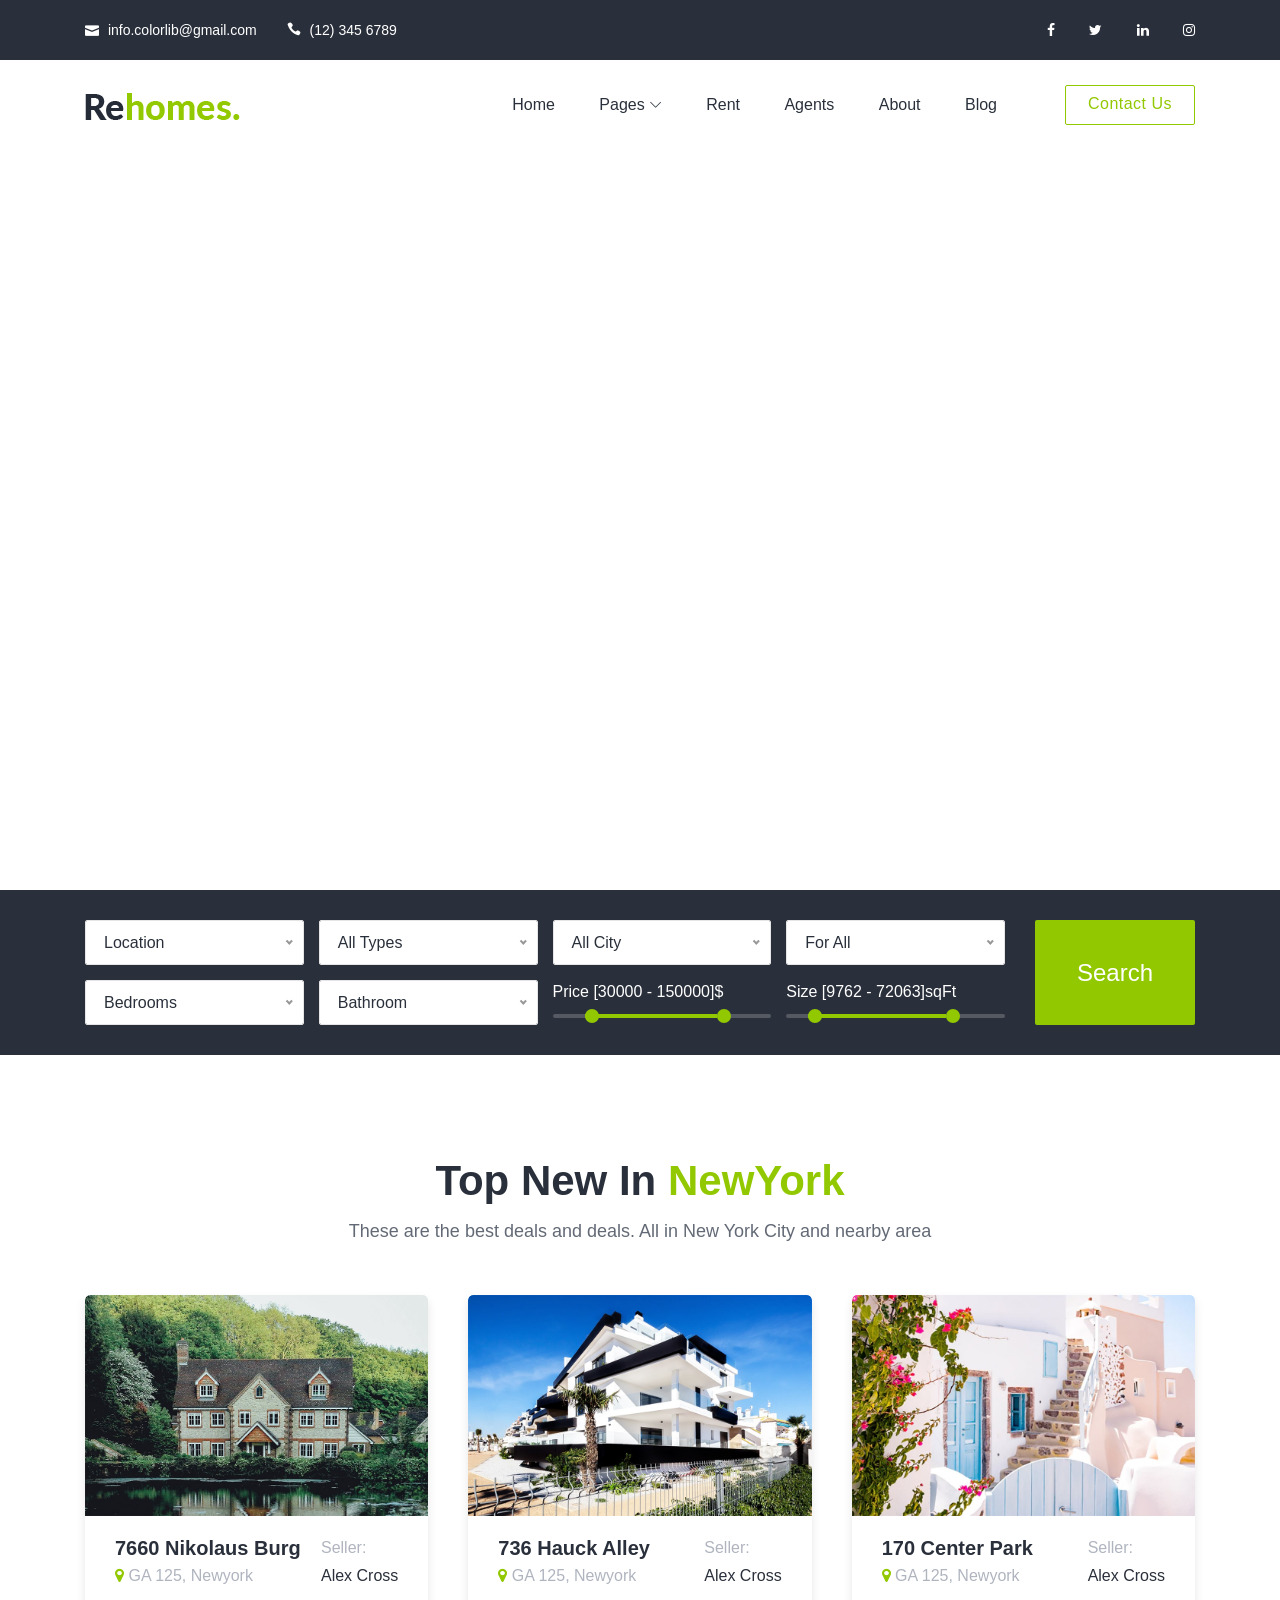
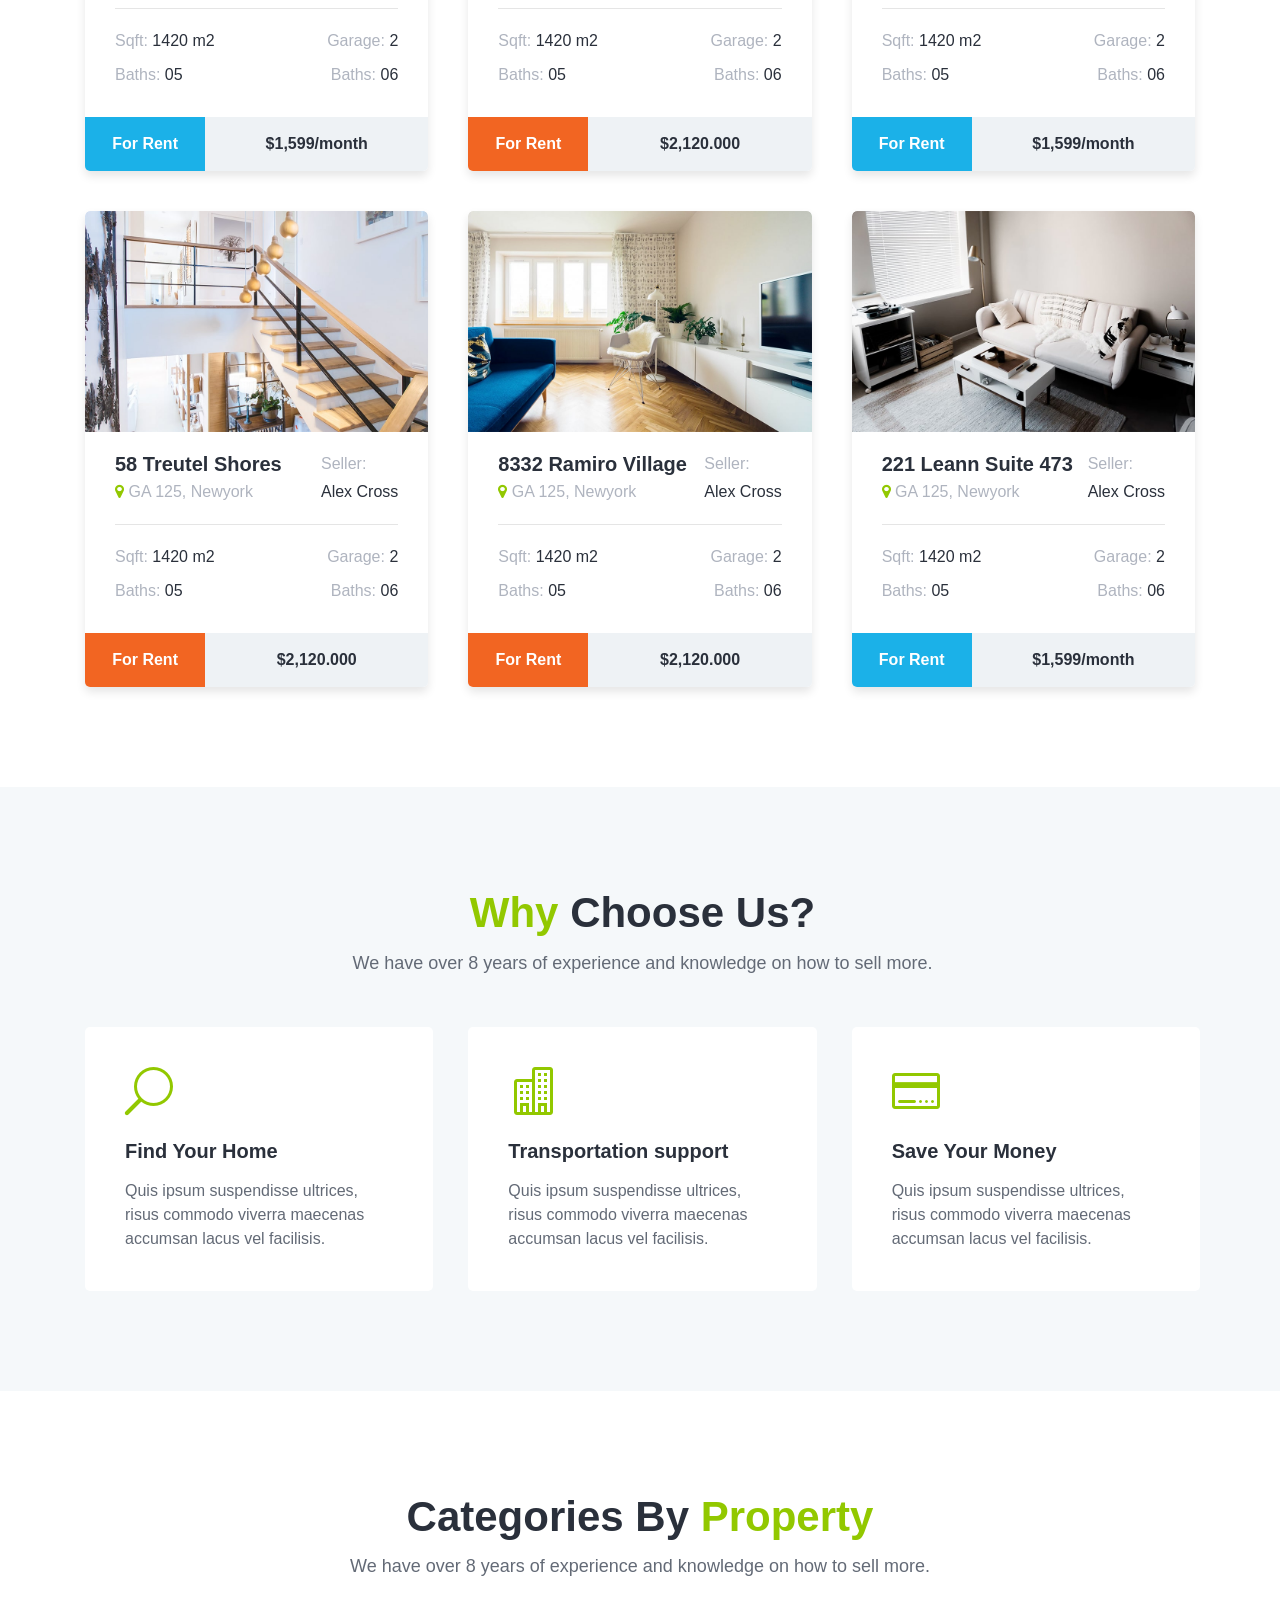
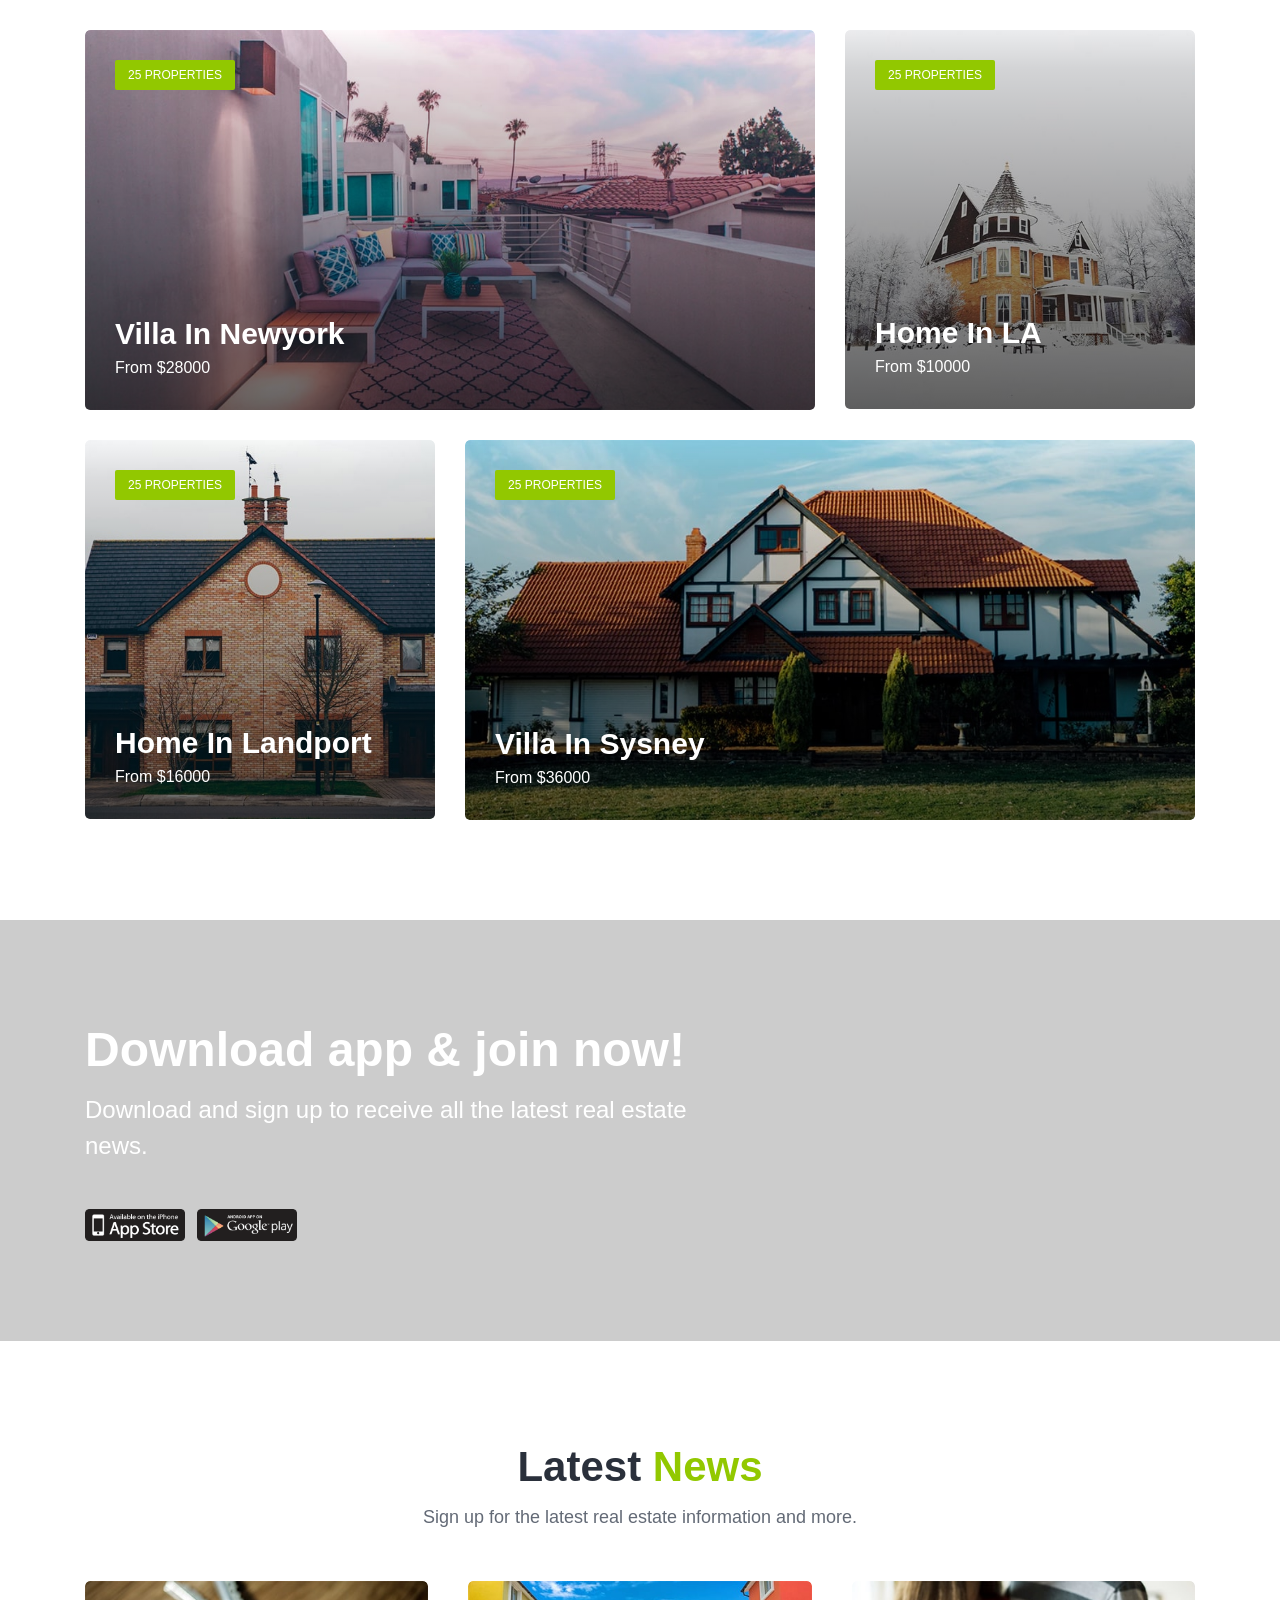
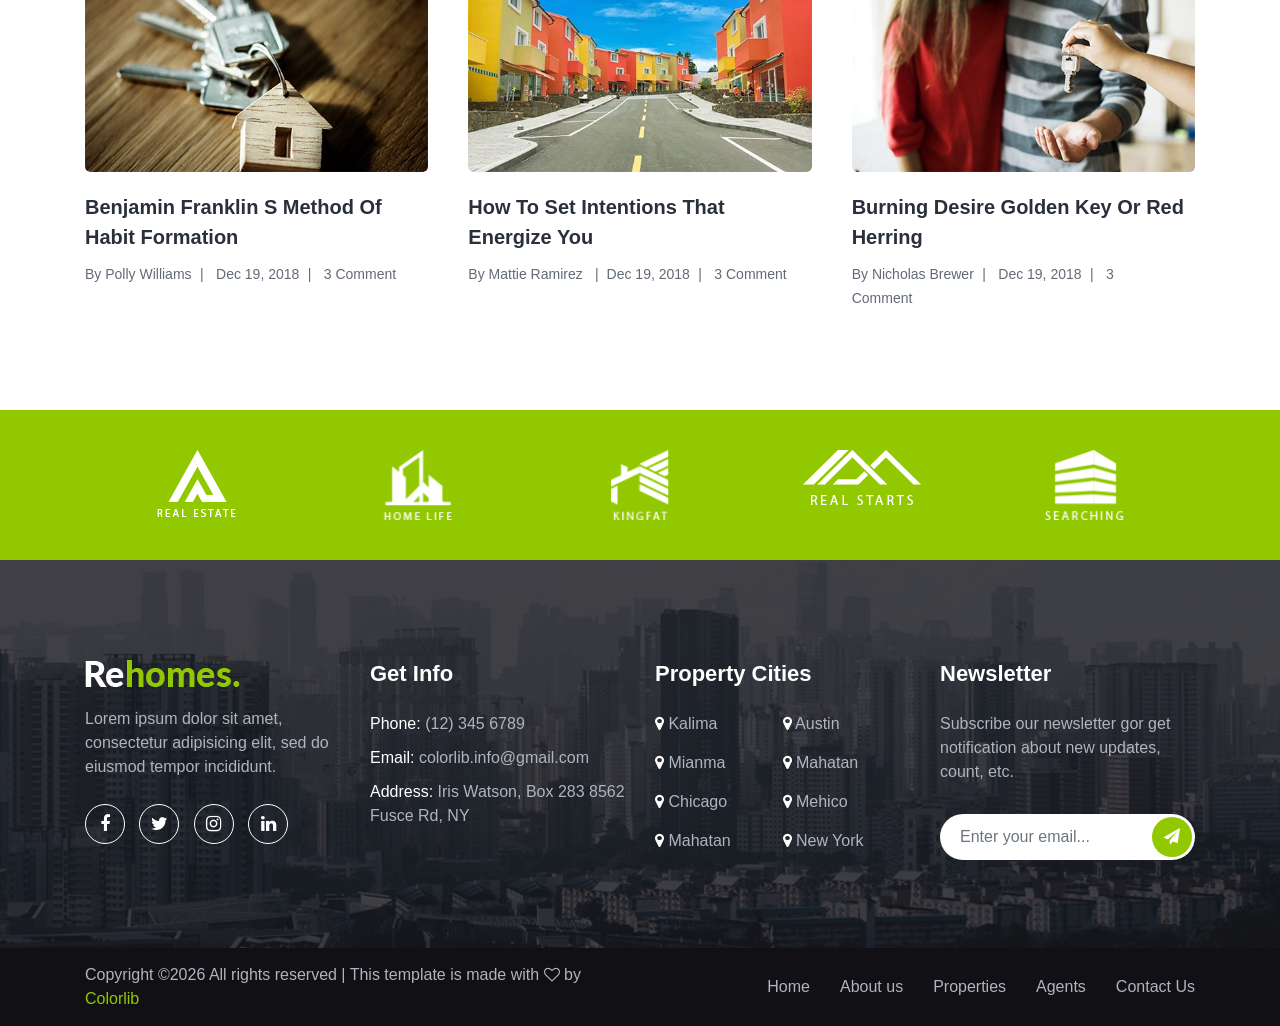
<file: static/rehomes/index.html>
<!DOCTYPE html>
<html lang="en">

<head>
    <meta charset="UTF-8">
    <meta name="description" content="">
    <meta http-equiv="X-UA-Compatible" content="IE=edge">
    <meta name="viewport" content="width=device-width, initial-scale=1, shrink-to-fit=no">

    <!-- Title -->
    <title>Rehomes - Real Estate HTML Template</title>

    <!-- Favicon -->
    <link rel="icon" href="./img/core-img/favicon.png">

    <!-- Stylesheet -->
    <link rel="stylesheet" href="style.css">

</head>

<body>
    <!-- Preloader -->
    <div id="preloader">
        <div class="loader"></div>
    </div>

    <!-- **** Header Area Start **** -->
    <header class="header-area">
        <!-- Top Header Area Start -->
        <div class="top-header-area">
            <div class="container h-100">
                <div class="row h-100 align-items-center">
                    <div class="col-6">
                        <div class="top-header-content">
                            <a href="#"><i class="icon_mail"></i> <span>info.colorlib@gmail.com</span></a>
                            <a href="#"><i class="icon_phone"></i> <span>(12) 345 6789</span></a>
                        </div>
                    </div>
                    <div class="col-6">
                        <div class="top-header-content">
                            <!-- Top Social Area -->
                            <div class="top-social-area ml-auto">
                                <a href="#"><i class="fa fa-facebook" aria-hidden="true"></i></a>
                                <a href="#"><i class="fa fa-twitter" aria-hidden="true"></i></a>
                                <a href="#"><i class="fa fa-linkedin" aria-hidden="true"></i></a>
                                <a href="#"><i class="fa fa-instagram" aria-hidden="true"></i></a>
                            </div>
                        </div>
                    </div>
                </div>
            </div>
        </div>
        <!-- Top Header Area End -->

        <!-- Main Header Start -->
        <div class="main-header-area animated">
            <div class="classy-nav-container breakpoint-off">
                <div class="container">
                    <!-- Classy Menu -->
                    <nav class="classy-navbar justify-content-between" id="rehomesNav">

                        <!-- Logo -->
                        <a class="nav-brand" href="./index.html"><img src="./img/core-img/logo.png" alt=""></a>

                        <!-- Navbar Toggler -->
                        <div class="classy-navbar-toggler">
                            <span class="navbarToggler"><span></span><span></span><span></span></span>
                        </div>

                        <!-- Menu -->
                        <div class="classy-menu">
                            <!-- Menu Close Button -->
                            <div class="classycloseIcon">
                                <div class="cross-wrap"><span class="top"></span><span class="bottom"></span></div>
                            </div>
                            <!-- Nav Start -->
                            <div class="classynav">
                                <ul id="nav">
                                    <li class="active"><a href="./index.html">Home</a></li>
                                    <li><a href="#">Pages</a>
                                        <ul class="dropdown">
                                            <li class="active"><a href="./index.html">- Home</a></li>
                                            <li><a href="./about.html">- About</a></li>
                                            <li><a href="./agent.html">- Agent</a></li>
                                            <li><a href="./rent.html">- Rent</a></li>
                                            <li><a href="./properties-details.html">- Property Details</a></li>
                                            <li><a href="./blog.html">- Blog</a></li>
                                            <li><a href="./single-blog.html">- Single Blog</a></li>
                                            <li><a href="./contact.html">- Contact</a></li>
                                            <li><a href="#">- Dropdown</a>
                                                <ul class="dropdown">
                                                    <li><a href="#">- Dropdown Item</a></li>
                                                    <li><a href="#">- Dropdown Item</a></li>
                                                    <li><a href="#">- Dropdown Item</a></li>
                                                    <li><a href="#">- Dropdown Item</a></li>
                                                </ul>
                                            </li>
                                        </ul>
                                    </li>
                                    <li><a href="./rent.html">Rent</a></li>
                                    <li><a href="./agent.html">Agents</a></li>
                                    <li><a href="./about.html">About</a></li>
                                    <li><a href="./blog.html">Blog</a></li>
                                </ul>

                                <!-- Contact btn -->
                                <div class="contact-btn mt-3 mt-lg-0 ml-3 ml-lg-5">
                                    <a href="#">Contact Us</a>
                                </div>
                            </div>
                            <!-- Nav End -->
                        </div>
                    </nav>
                </div>
            </div>
        </div>
    </header>
    <!-- **** Header Area End **** -->

    <!-- **** Welcome Maps Area Start **** -->
    <div class="welcome-area wow fadeInUp" data-wow-delay="200ms">
        <div class="google-maps">
            <iframe src="https://www.google.com/maps/embed?pb=!1m18!1m12!1m3!1d17107.2892861271!2d-74.01626372475907!3d40.714272545051664!2m3!1f0!2f0!3f0!3m2!1i1024!2i768!4f13.1!3m3!1m2!1s0x89c24fa5d33f083b%3A0xc80b8f06e177fe62!2sNew+York%2C+NY%2C+USA!5e0!3m2!1sen!2sbd!4v1551762805743" allowfullscreen></iframe>
        </div>
    </div>
    <!-- **** Welcome Maps Area End **** -->

    <!-- **** Location Search Form Area **** -->
    <div class="rehomes-search-form-area wow fadeInUp" data-wow-delay="200ms">
        <div class="container">
            <div class="rehomes-search-form">
                <form action="#" method="post">
                    <div class="row">
                        <div class="col-12 col-lg-10">
                            <div class="row">
                                <div class="col-12 col-md-6 col-lg-3">
                                    <select name="location" id="location" class="form-control">
                                        <option value="location">Location</option>
                                        <option value="armenia">Armenia</option>
                                        <option value="argentina">Argentina</option>
                                        <option value="australia">Australia</option>
                                        <option value="belgium">Belgium</option>
                                        <option value="botswana">Botswana</option>
                                    </select>
                                </div>
                                <div class="col-12 col-md-6 col-lg-3">
                                    <select name="types" id="types" class="form-control">
                                        <option value="all-types">All Types</option>
                                        <option value="commercial">Commercial</option>
                                        <option value="office">Office</option>
                                        <option value="villa">Villa</option>
                                        <option value="apartment">Apartment</option>
                                        <option value="condominium">Condominium</option>
                                    </select>
                                </div>
                                <div class="col-12 col-md-6 col-lg-3">
                                    <select name="city" id="city" class="form-control">
                                        <option value="01">All City</option>
                                        <option value="02">London</option>
                                        <option value="03">Dhaka</option>
                                        <option value="04">Singapore</option>
                                        <option value="05">Comilla</option>
                                        <option value="06">Delhi</option>
                                    </select>
                                </div>
                                <div class="col-12 col-md-6 col-lg-3">
                                    <select name="all" id="all" class="form-control">
                                        <option value="01">For All</option>
                                        <option value="02">02</option>
                                        <option value="03">03</option>
                                        <option value="04">04</option>
                                        <option value="05">05</option>
                                        <option value="06">06</option>
                                    </select>
                                </div>
                                <div class="col-12 col-md-6 col-lg-3">
                                    <select name="bedrooms" id="bedrooms" class="form-control">
                                        <option value="bedrooms">Bedrooms</option>
                                        <option value="01">01</option>
                                        <option value="02">02</option>
                                        <option value="03">03</option>
                                        <option value="04">04</option>
                                        <option value="05">05</option>
                                        <option value="06">06</option>
                                    </select>
                                </div>
                                <div class="col-12 col-md-6 col-lg-3">
                                    <select name="bathroom" id="bathroom" class="form-control">
                                        <option value="Bathroom">Bathroom</option>
                                        <option value="01">01</option>
                                        <option value="02">02</option>
                                        <option value="03">03</option>
                                        <option value="04">04</option>
                                        <option value="05">05</option>
                                        <option value="06">06</option>
                                    </select>
                                </div>
                                <div class="col-12 col-md-6 col-lg-3">
                                    <div class="slider-range mb-15">
                                        <div class="range-price text-white">Price [30000 - 150000]$</div>
                                        <div class="slider-range-price ui-slider ui-slider-horizontal ui-widget ui-widget-content ui-corner-all" data-min="0" data-max="200000" data-unit="$" data-value-min="30000" data-value-max="150000" data-label-result="Price">
                                            <div class="ui-slider-range ui-widget-header ui-corner-all"></div>
                                            <span class="ui-slider-handle ui-state-default ui-corner-all" tabindex="0"></span>
                                            <span class="ui-slider-handle ui-state-default ui-corner-all" tabindex="0"></span>
                                        </div>
                                    </div>
                                </div>
                                <div class="col-12 col-md-6 col-lg-3">
                                    <div class="slider-range mb-15">
                                        <div class="range-size text-white">Size [9762 - 72063]sqFt</div>
                                        <div data-min="0" data-max="98623" data-unit="sqFt" class="slider-range-size ui-slider ui-slider-horizontal ui-widget ui-widget-content ui-corner-all" data-value-min="9762" data-value-max="72063" data-label-result="Size">
                                            <div class="ui-slider-range ui-widget-header ui-corner-all"></div>
                                            <span class="ui-slider-handle ui-state-default ui-corner-all" tabindex="0"></span>
                                            <span class="ui-slider-handle ui-state-default ui-corner-all" tabindex="0"></span>
                                        </div>
                                    </div>
                                </div>
                            </div>
                        </div>
                        <div class="col-12 col-lg-2">
                            <button type="submit" class="btn rehomes-search-btn">Search</button>
                        </div>
                    </div>
                </form>
            </div>
        </div>
    </div>
    <!-- **** Location Search Form Area **** -->

    <!-- **** Sale area Start **** -->
    <section class="rehome-house-sale-area section-padding-100-60">
        <div class="container">
            <div class="row">
                <div class="col-12">
                    <div class="section-heading text-center wow fadeInUp" data-wow-delay="200ms">
                        <h2>Top New In <span>NewYork</span></h2>
                        <p>These are the best deals and deals. All in New York City and nearby area</p>
                    </div>
                </div>

                <!-- Single Property Area -->
                <div class="col-12 col-md-6 col-lg-4">
                    <div class="single-property-area wow fadeInUp" data-wow-delay="200ms">
                        <!-- Property Thumb -->
                        <div class="property-thumb">
                            <img src="img/bg-img/1.jpg" alt="">
                        </div>

                        <!-- Property Description -->
                        <div class="property-desc-area">
                            <!-- Property Title & Seller -->
                            <div class="property-title-seller d-flex justify-content-between">
                                <!-- Title -->
                                <div class="property-title">
                                    <h4>7660 Nikolaus Burg</h4>
                                    <p><i class="fa fa-map-marker" aria-hidden="true"></i> GA 125, Newyork</p>
                                </div>
                                <!-- Seller -->
                                <div class="property-seller">
                                    <p>Seller:</p>
                                    <h6>Alex Cross</h6>
                                </div>
                            </div>
                            <!-- Property Info -->
                            <div class="property-info-area d-flex flex-wrap">
                                <p>Sqft: <span>1420 m2</span></p>
                                <p>Garage: <span>2</span></p>
                                <p>Baths: <span>05</span></p>
                                <p>Baths: <span>06</span></p>
                            </div>
                        </div>

                        <!-- Property Price -->
                        <div class="property-price">
                            <p class="badge-rent">For Rent</p>
                            <p class="price">$1,599/month</p>
                        </div>
                    </div>
                </div>

                <!-- Single Property Area -->
                <div class="col-12 col-md-6 col-lg-4">
                    <div class="single-property-area wow fadeInUp" data-wow-delay="200ms">
                        <!-- Property Thumb -->
                        <div class="property-thumb">
                            <img src="img/bg-img/2.jpg" alt="">
                        </div>
                        <!-- Property Description -->
                        <div class="property-desc-area">
                            <!-- Property Title & Seller -->
                            <div class="property-title-seller d-flex justify-content-between">
                                <!-- Title -->
                                <div class="property-title">
                                    <h4>736 Hauck Alley</h4>
                                    <p><i class="fa fa-map-marker" aria-hidden="true"></i> GA 125, Newyork</p>
                                </div>
                                <!-- Seller -->
                                <div class="property-seller">
                                    <p>Seller:</p>
                                    <h6>Alex Cross</h6>
                                </div>
                            </div>
                            <!-- Property Info -->
                            <div class="property-info-area d-flex flex-wrap">
                                <p>Sqft: <span>1420 m2</span></p>
                                <p>Garage: <span>2</span></p>
                                <p>Baths: <span>05</span></p>
                                <p>Baths: <span>06</span></p>
                            </div>
                        </div>

                        <!-- Property Price -->
                        <div class="property-price">
                            <p class="badge-sale">For Rent</p>
                            <p class="price">$2,120.000</p>
                        </div>
                    </div>
                </div>

                <!-- Single Property Area -->
                <div class="col-12 col-md-6 col-lg-4">
                    <div class="single-property-area wow fadeInUp" data-wow-delay="200ms">
                        <!-- Property Thumb -->
                        <div class="property-thumb">
                            <img src="img/bg-img/3.jpg" alt="">
                        </div>

                        <!-- Property Description -->
                        <div class="property-desc-area">
                            <!-- Property Title & Seller -->
                            <div class="property-title-seller d-flex justify-content-between">
                                <!-- Title -->
                                <div class="property-title">
                                    <h4>170 Center Park</h4>
                                    <p><i class="fa fa-map-marker" aria-hidden="true"></i> GA 125, Newyork</p>
                                </div>
                                <!-- Seller -->
                                <div class="property-seller">
                                    <p>Seller:</p>
                                    <h6>Alex Cross</h6>
                                </div>
                            </div>
                            <!-- Property Info -->
                            <div class="property-info-area d-flex flex-wrap">
                                <p>Sqft: <span>1420 m2</span></p>
                                <p>Garage: <span>2</span></p>
                                <p>Baths: <span>05</span></p>
                                <p>Baths: <span>06</span></p>
                            </div>
                        </div>

                        <!-- Property Price -->
                        <div class="property-price">
                            <p class="badge-rent">For Rent</p>
                            <p class="price">$1,599/month</p>
                        </div>
                    </div>
                </div>

                <!-- Single Property Area -->
                <div class="col-12 col-md-6 col-lg-4">
                    <div class="single-property-area wow fadeInUp" data-wow-delay="200ms">
                        <!-- Property Thumb -->
                        <div class="property-thumb">
                            <img src="img/bg-img/4.jpg" alt="">
                        </div>
                        <!-- Property Description -->
                        <div class="property-desc-area">
                            <!-- Property Title & Seller -->
                            <div class="property-title-seller d-flex justify-content-between">
                                <!-- Title -->
                                <div class="property-title">
                                    <h4>58 Treutel Shores</h4>
                                    <p><i class="fa fa-map-marker" aria-hidden="true"></i> GA 125, Newyork</p>
                                </div>
                                <!-- Seller -->
                                <div class="property-seller">
                                    <p>Seller:</p>
                                    <h6>Alex Cross</h6>
                                </div>
                            </div>
                            <!-- Property Info -->
                            <div class="property-info-area d-flex flex-wrap">
                                <p>Sqft: <span>1420 m2</span></p>
                                <p>Garage: <span>2</span></p>
                                <p>Baths: <span>05</span></p>
                                <p>Baths: <span>06</span></p>
                            </div>
                        </div>

                        <!-- Property Price -->
                        <div class="property-price">
                            <p class="badge-sale">For Rent</p>
                            <p class="price">$2,120.000</p>
                        </div>
                    </div>
                </div>

                <!-- Single Property Area -->
                <div class="col-12 col-md-6 col-lg-4">
                    <div class="single-property-area wow fadeInUp" data-wow-delay="200ms">
                        <!-- Property Thumb -->
                        <div class="property-thumb">
                            <img src="img/bg-img/5.jpg" alt="">
                        </div>

                        <!-- Property Description -->
                        <div class="property-desc-area">
                            <!-- Property Title & Seller -->
                            <div class="property-title-seller d-flex justify-content-between">
                                <!-- Title -->
                                <div class="property-title">
                                    <h4>8332 Ramiro Village</h4>
                                    <p><i class="fa fa-map-marker" aria-hidden="true"></i> GA 125, Newyork</p>
                                </div>
                                <!-- Seller -->
                                <div class="property-seller">
                                    <p>Seller:</p>
                                    <h6>Alex Cross</h6>
                                </div>
                            </div>
                            <!-- Property Info -->
                            <div class="property-info-area d-flex flex-wrap">
                                <p>Sqft: <span>1420 m2</span></p>
                                <p>Garage: <span>2</span></p>
                                <p>Baths: <span>05</span></p>
                                <p>Baths: <span>06</span></p>
                            </div>
                        </div>

                        <!-- Property Price -->
                        <div class="property-price">
                            <p class="badge-sale">For Rent</p>
                            <p class="price">$2,120.000</p>
                        </div>
                    </div>
                </div>

                <!-- Single Property Area -->
                <div class="col-12 col-md-6 col-lg-4">
                    <div class="single-property-area wow fadeInUp" data-wow-delay="200ms">
                        <!-- Property Thumb -->
                        <div class="property-thumb">
                            <img src="img/bg-img/6.jpg" alt="">
                        </div>

                        <!-- Property Description -->
                        <div class="property-desc-area">
                            <!-- Property Title & Seller -->
                            <div class="property-title-seller d-flex justify-content-between">
                                <!-- Title -->
                                <div class="property-title">
                                    <h4>221 Leann Suite 473</h4>
                                    <p><i class="fa fa-map-marker" aria-hidden="true"></i> GA 125, Newyork</p>
                                </div>
                                <!-- Seller -->
                                <div class="property-seller">
                                    <p>Seller:</p>
                                    <h6>Alex Cross</h6>
                                </div>
                            </div>
                            <!-- Property Info -->
                            <div class="property-info-area d-flex flex-wrap">
                                <p>Sqft: <span>1420 m2</span></p>
                                <p>Garage: <span>2</span></p>
                                <p>Baths: <span>05</span></p>
                                <p>Baths: <span>06</span></p>
                            </div>
                        </div>

                        <!-- Property Price -->
                        <div class="property-price">
                            <p class="badge-rent">For Rent</p>
                            <p class="price">$1,599/month</p>
                        </div>
                    </div>
                </div>

            </div>
        </div>
    </section>
    <!-- **** Sale Area End **** -->

    <!-- **** Choose Us Area Start **** -->
    <section class="rehomes-choose-us-area section-padding-100-60">
        <div class="container">
            <div class="row">
                <div class="col-12">
                    <div class="section-heading text-center wow fadeInUp" data-wow-delay="200ms">
                        <h2><span>Why</span> Choose Us?</h2>
                        <p>We have over 8 years of experience and knowledge on how to sell more.</p>
                    </div>
                </div>

                <!-- Single choose us content -->
                <div class="col-12 col-md-6 col-lg-4">
                    <div class="single-choose-us-content wow fadeInUp" data-wow-delay="200ms">
                        <!-- Choose us Icon -->
                        <div class="choose-us-icon">
                            <i class="icon_search"></i>
                        </div>
                        <h5>Find Your Home</h5>
                        <p>Quis ipsum suspendisse ultrices, risus commodo viverra maecenas accumsan lacus vel facilisis. </p>
                    </div>
                </div>

                <!-- Single choose us content -->
                <div class="col-12 col-md-6 col-lg-4">
                    <div class="single-choose-us-content wow fadeInUp" data-wow-delay="200ms">
                        <!-- Choose us Icon -->
                        <div class="choose-us-icon">
                            <i class="icon_building"></i>
                        </div>
                        <h5>Transportation support</h5>
                        <p>Quis ipsum suspendisse ultrices, risus commodo viverra maecenas accumsan lacus vel facilisis. </p>
                    </div>
                </div>

                <!-- Single choose us content -->
                <div class="col-12 col-md-6 col-lg-4">
                    <div class="single-choose-us-content wow fadeInUp" data-wow-delay="200ms">
                        <!-- Choose us Icon -->
                        <div class="choose-us-icon">
                            <i class="icon_creditcard"></i>
                        </div>
                        <h5>Save Your Money</h5>
                        <p>Quis ipsum suspendisse ultrices, risus commodo viverra maecenas accumsan lacus vel facilisis. </p>
                    </div>
                </div>

            </div>
        </div>
    </section>
    <!-- **** Choose Us Area End **** -->

    <!-- **** Categories By Property Area Start **** -->
    <section class="rehomes-categories-property-area section-padding-100-70">
        <div class="container">
            <div class="row">
                <div class="col-12">
                    <div class="section-heading text-center wow fadeInUp" data-wow-delay="200ms">
                        <h2>Categories By <span>Property</span></h2>
                        <p>We have over 8 years of experience and knowledge on how to sell more.</p>
                    </div>
                </div>

                <!-- Single Categories and Property Content -->
                <div class="col-12 col-md-8">
                    <div class="single-categories-property-area bg-gradient-overlay wow fadeInUp" data-wow-delay="200ms">
                        <!-- Property Thumb -->
                        <div class="property-thumb">
                            <a href="#"><img src="img/bg-img/7.jpg" alt=""></a>
                        </div>
                        <!-- Title -->
                        <a class="categories-title" href="#">25 Properties</a>
                        <!-- Property Name and Price -->
                        <div class="property-name-price-text">
                            <a href="#">Villa In Newyork</a>
                            <p>From $28000</p>
                        </div>
                    </div>
                </div>

                <!-- Single Categories and Property Content -->
                <div class="col-12 col-md-4">
                    <div class="single-categories-property-area bg-gradient-overlay wow fadeInUp" data-wow-delay="200ms">
                        <!-- Property Thumb -->
                        <div class="property-thumb">
                            <a href="#"><img src="img/bg-img/8.jpg" alt=""></a>
                        </div>
                        <!-- Title -->
                        <a class="categories-title" href="#">25 Properties</a>
                        <!-- Property Name and Price -->
                        <div class="property-name-price-text">
                            <a href="#">Home In LA</a>
                            <p>From $10000</p>
                        </div>
                    </div>
                </div>

                <!-- Single Categories and Property Content -->
                <div class="col-12 col-md-4">
                    <div class="single-categories-property-area bg-gradient-overlay wow fadeInUp" data-wow-delay="200ms">
                        <!-- Property Thumb -->
                        <div class="property-thumb">
                            <a href="#"><img src="img/bg-img/9.jpg" alt=""></a>
                        </div>
                        <!-- Title -->
                        <a class="categories-title" href="#">25 Properties</a>
                        <!-- Property Name and Price -->
                        <div class="property-name-price-text">
                            <a href="#">Home In Landport</a>
                            <p>From $16000</p>
                        </div>
                    </div>
                </div>

                <!-- Single Categories and Property Content -->
                <div class="col-12 col-md-8">
                    <div class="single-categories-property-area bg-gradient-overlay wow fadeInUp" data-wow-delay="200ms">
                        <!-- Property Thumb -->
                        <div class="property-thumb">
                            <a href="#"><img src="img/bg-img/10.jpg" alt=""></a>
                        </div>
                        <!-- Title -->
                        <a class="categories-title" href="#">25 Properties</a>
                        <!-- Property Name and Price -->
                        <div class="property-name-price-text">
                            <a href="#">Villa In Sysney</a>
                            <p>From $36000</p>
                        </div>
                    </div>
                </div>

            </div>
        </div>
    </section>
    <!-- **** Categories By Property Area End **** -->

    <!-- **** Call to Action Area Start **** -->
    <section class="rehome-call-to-action-area bg-overlay bg-img jarallax section-padding-100" style="background-image: url(img/bg-img/11.jpg);">
        <div class="container">
            <div class="row">
                <div class="col-12 col-lg-7">
                    <!-- Call to Action Content -->
                    <div class="call-to-action-content wow fadeInUp" data-wow-delay="200ms">
                        <h2>Download app &amp; join now!</h2>
                        <p>Download and sign up to receive all the latest real estate news.</p>
                        <!-- Button -->
                        <div class="download-btn">
                            <a class="mr-2" href="#"><img src="img/bg-img/12.png" alt=""></a>
                            <a href="#"><img src="img/bg-img/13.png" alt=""></a>
                        </div>
                    </div>
                </div>
            </div>
        </div>
    </section>
    <!-- **** Call to Action Area End **** -->

    <!-- **** Blog area Start **** -->
    <section class="rehome-blog-area section-padding-100-60">
        <div class="container">
            <div class="row">
                <div class="col-12">
                    <!-- Section Heading -->
                    <div class="section-heading text-center wow fadeInUp" data-wow-delay="200ms">
                        <h2>Latest <span>News</span></h2>
                        <p>Sign up for the latest real estate information and more.</p>
                    </div>
                </div>

                <!-- Single blog content -->
                <div class="col-12 col-md-6 col-lg-4">
                    <div class="single-post-area wow fadeInUp" data-wow-delay="200ms">
                        <!-- Post Thumb -->
                        <div class="post-thumb">
                            <img src="img/bg-img/14.jpg" alt="">
                        </div>
                        <a class="post-title" href="#">Benjamin Franklin S Method Of Habit Formation</a>
                        <!-- Post Meta -->
                        <div class="post-meta">
                            <a class="post-author" href="#">By Polly Williams</a>
                            <a class="post-date" href="#">Dec 19, 2018</a>
                            <a class="post-comment" href="#">3 Comment</a>
                        </div>
                    </div>
                </div>

                <!-- Single blog content -->
                <div class="col-12 col-md-6 col-lg-4">
                    <div class="single-post-area wow fadeInUp" data-wow-delay="200ms">
                        <!-- Post Thumb -->
                        <div class="post-thumb">
                            <img src="img/bg-img/15.jpg" alt="">
                        </div>
                        <a class="post-title" href="#">How To Set Intentions That Energize You</a>
                        <!-- Post Meta -->
                        <div class="post-meta">
                            <a class="post-author" href="#">By Mattie Ramirez </a>
                            <a class="post-date" href="#">Dec 19, 2018</a>
                            <a class="post-comment" href="#">3 Comment</a>
                        </div>
                    </div>
                </div>

                <!-- Single blog content -->
                <div class="col-12 col-md-6 col-lg-4">
                    <div class="single-post-area wow fadeInUp" data-wow-delay="200ms">
                        <!-- Post Thumb -->
                        <div class="post-thumb">
                            <img src="img/bg-img/16.jpg" alt="">
                        </div>
                        <a class="post-title" href="#">Burning Desire Golden Key Or Red Herring</a>
                        <!-- Post Meta -->
                        <div class="post-meta">
                            <a class="post-author" href="#">By Nicholas Brewer</a>
                            <a class="post-date" href="#">Dec 19, 2018</a>
                            <a class="post-comment" href="#">3 Comment</a>
                        </div>
                    </div>
                </div>
            </div>
        </div>
    </section>
    <!-- **** Blog area End **** -->

    <!-- **** Partner Area Start **** -->
    <div class="partner-area wow fadeInUp" data-wow-delay="200ms">
        <div class="container">
            <div class="row">
                <div class="col-12">
                    <div class="partner-logo-slide owl-carousel">
                        <!-- Single Partner Logo -->
                        <a href="#" class="partner-logo wow fadeInUp" data-wow-delay="100ms"><img src="img/core-img/1.png" alt=""></a>
                        <!-- Single Partner Logo -->
                        <a href="#" class="partner-logo wow fadeInUp" data-wow-delay="300ms"><img src="img/core-img/2.png" alt=""></a>
                        <!-- Single Partner Logo -->
                        <a href="#" class="partner-logo wow fadeInUp" data-wow-delay="500ms"><img src="img/core-img/3.png" alt=""></a>
                        <!-- Single Partner Logo -->
                        <a href="#" class="partner-logo wow fadeInUp" data-wow-delay="700ms"><img src="img/core-img/4.png" alt=""></a>
                        <!-- Single Partner Logo -->
                        <a href="#" class="partner-logo wow fadeInUp" data-wow-delay="900ms"><img src="img/core-img/5.png" alt=""></a>
                    </div>
                </div>
            </div>
        </div>
    </div>
    <!-- **** Partner Area End **** -->

    <!-- **** Footer Area Start **** -->
    <footer class="footer-area bg-img bg-overlay-2 section-padding-100-0" style="background-image: url(img/bg-img/17.jpg);">
        <!-- Main Footer Area -->
        <div class="main-footer-area">
            <div class="container">
                <div class="row justify-content-between">

                    <!-- Footer Widget Area -->
                    <div class="col-12 col-sm-6 col-lg-3">
                        <div class="single-footer-widget mb-80">
                            <!-- Footer Logo -->
                            <a href="#" class="footer-logo"><img src="img/core-img/logo-2.png" alt=""></a>

                            <p>Lorem ipsum dolor sit amet, consectetur adipisicing elit, sed do eiusmod tempor incididunt.</p>
                            <!-- Social Info -->
                            <div class="social-info">
                                <a href="#"><i class="fa fa-facebook" aria-hidden="true"></i></a>
                                <a href="#"><i class="fa fa-twitter" aria-hidden="true"></i></a>
                                <a href="#"><i class="fa fa-instagram" aria-hidden="true"></i></a>
                                <a href="#"><i class="fa fa-linkedin" aria-hidden="true"></i></a>
                            </div>
                        </div>
                    </div>

                    <!-- Footer Widget Area -->
                    <div class="col-12 col-sm-6 col-lg-3">
                        <div class="single-footer-widget mb-80">
                            <!-- Widget Title -->
                            <h5 class="widget-title">Get info</h5>

                            <!-- Contact Area -->
                            <div class="footer-contact">
                                <p>Phone: <span>(12) 345 6789</span></p>
                                <p>Email: <span>colorlib.info@gmail.com</span></p>
                                <p>Address: <span>Iris Watson, Box 283 8562 Fusce Rd, NY</span></p>
                            </div>
                        </div>
                    </div>

                    <!-- Footer Widget Area -->
                    <div class="col-12 col-sm-6 col-lg-3">
                        <div class="single-footer-widget mb-80">
                            <!-- Widget Title -->
                            <h5 class="widget-title">Property Cities</h5>

                            <!-- Footer Nav -->
                            <ul class="footer-nav d-flex flex-wrap">
                                <li><a href="#"><i class="fa fa-map-marker" aria-hidden="true"></i> Kalima</a></li>
                                <li><a href="#"><i class="fa fa-map-marker" aria-hidden="true"></i> Austin</a></li>
                                <li><a href="#"><i class="fa fa-map-marker" aria-hidden="true"></i> Mianma</a></li>
                                <li><a href="#"><i class="fa fa-map-marker" aria-hidden="true"></i> Mahatan</a></li>
                                <li><a href="#"><i class="fa fa-map-marker" aria-hidden="true"></i> Chicago</a></li>
                                <li><a href="#"><i class="fa fa-map-marker" aria-hidden="true"></i> Mehico</a></li>
                                <li><a href="#"><i class="fa fa-map-marker" aria-hidden="true"></i> Mahatan</a></li>
                                <li><a href="#"><i class="fa fa-map-marker" aria-hidden="true"></i> New York</a></li>
                            </ul>
                        </div>
                    </div>

                    <!-- Footer Widget Area -->
                    <div class="col-12 col-sm-6 col-lg-3">
                        <div class="single-footer-widget mb-80">
                            <!-- Widget Title -->
                            <h5 class="widget-title">Newsletter</h5>

                            <p>Subscribe our newsletter gor get notification about new updates, count, etc.</p>
                            <!-- Newsletter Form -->
                            <form action="index.html" class="nl-form">
                                <input type="email" name="nl-email" class="form-control" placeholder="Enter your email...">
                                <button type="submit"><i class="fa fa-paper-plane" aria-hidden="true"></i></button>
                            </form>
                        </div>
                    </div>
                </div>
            </div>
        </div>

        <!-- Copywrite Area -->
        <div class="copywrite-content">
            <div class="container">
                <div class="row align-items-center">
                    <!-- Copywrite Text -->
                    <div class="col-12 col-sm-6">
                        <div class="copywrite-text">
                            <p><!-- Link back to Colorlib can't be removed. Template is licensed under CC BY 3.0. -->
Copyright &copy;<script>document.write(new Date().getFullYear());</script> All rights reserved | This template is made with <i class="fa fa-heart-o" aria-hidden="true"></i> by <a href="https://colorlib.com" target="_blank">Colorlib</a>
<!-- Link back to Colorlib can't be removed. Template is licensed under CC BY 3.0. --></p>
                        </div>
                    </div>

                    <!-- Footer Menu -->
                    <div class="col-12 col-sm-6">
                        <div class="footer-menu">
                            <ul class="nav">
                                <li><a href="#">Home</a></li>
                                <li><a href="#">About us</a></li>
                                <li><a href="#">Properties</a></li>
                                <li><a href="#">Agents</a></li>
                                <li><a href="#">Contact Us</a></li>
                            </ul>
                        </div>
                    </div>
                </div>
            </div>
        </div>
    </footer>
    <!-- **** Footer Area End **** -->

    <!-- **** All JS Files ***** -->
    <!-- jQuery 2.2.4 -->
    <script src="js/jquery.min.js"></script>
    <!-- Popper -->
    <script src="js/popper.min.js"></script>
    <!-- Bootstrap -->
    <script src="js/bootstrap.min.js"></script>
    <!-- All Plugins -->
    <script src="js/rehomes.bundle.js"></script>
    <!-- Active -->
    <script src="js/default-assets/active.js"></script>

</body>

</html>
</file>
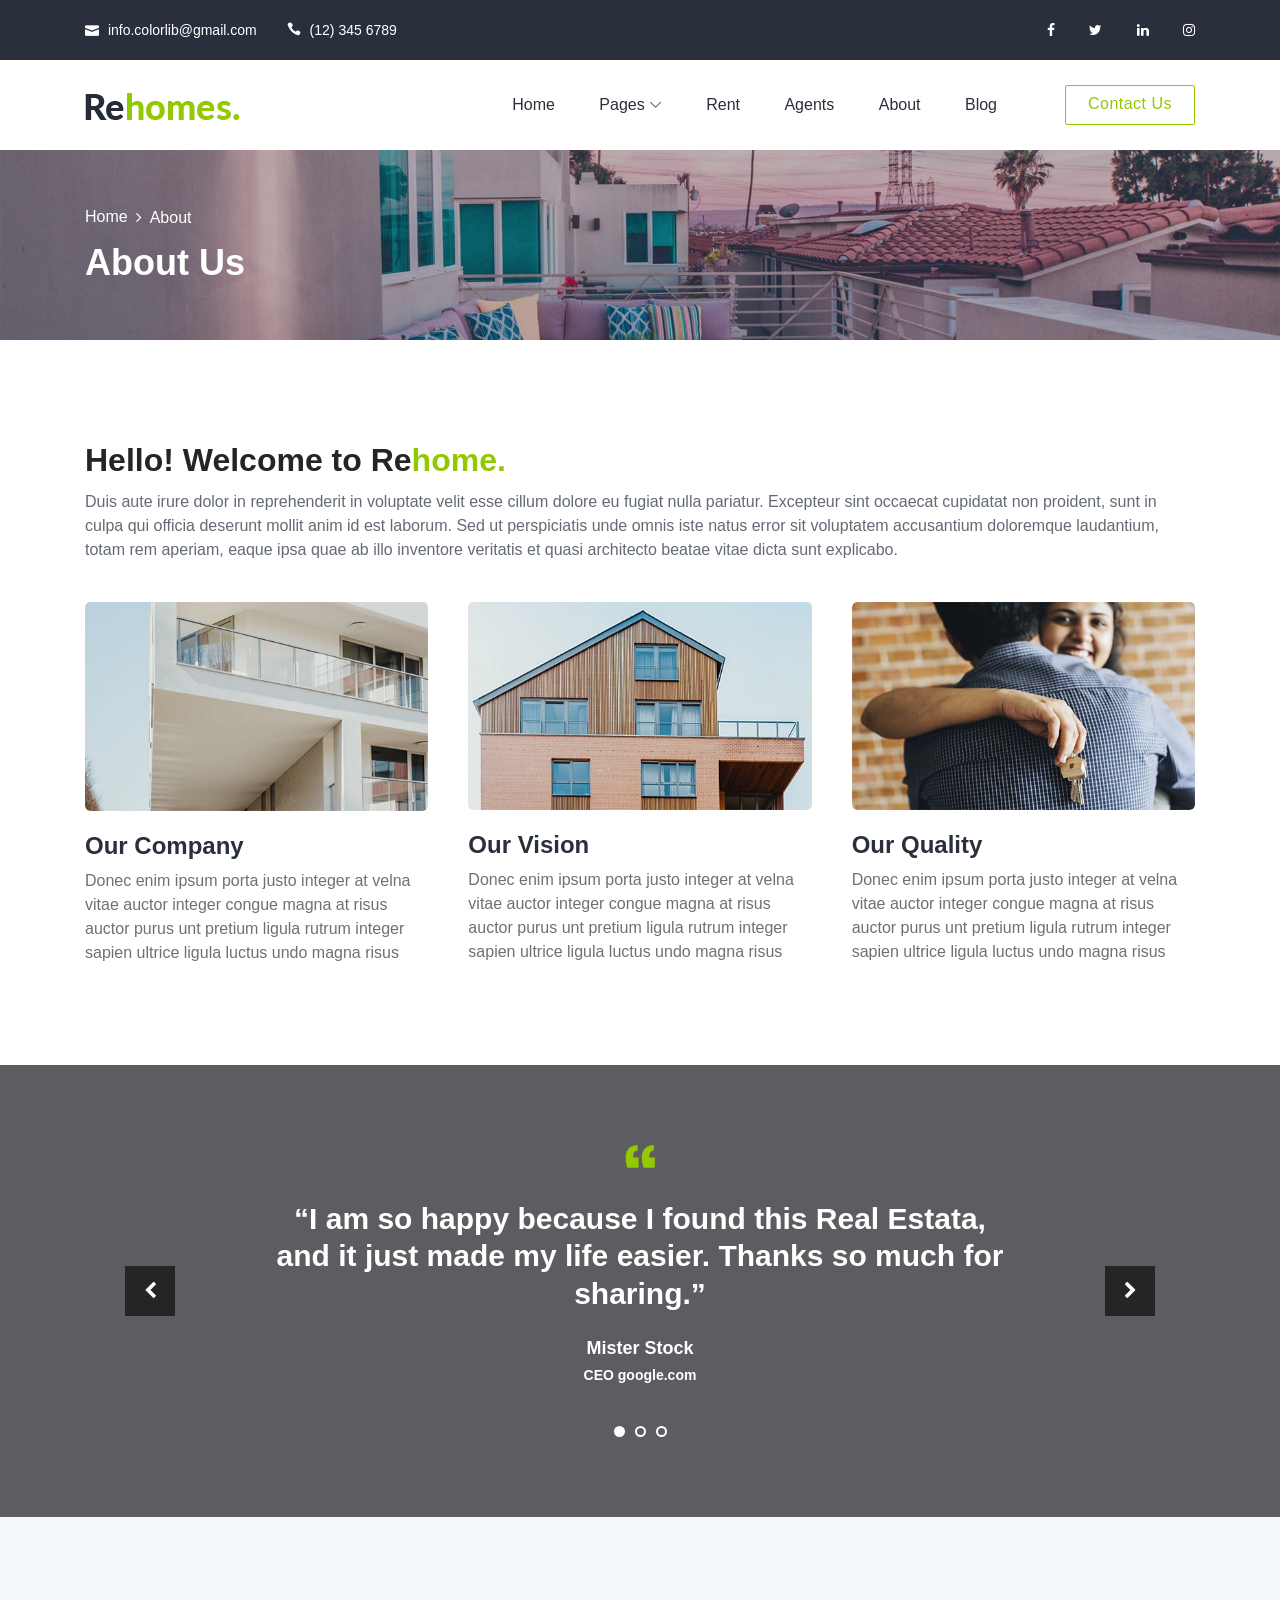
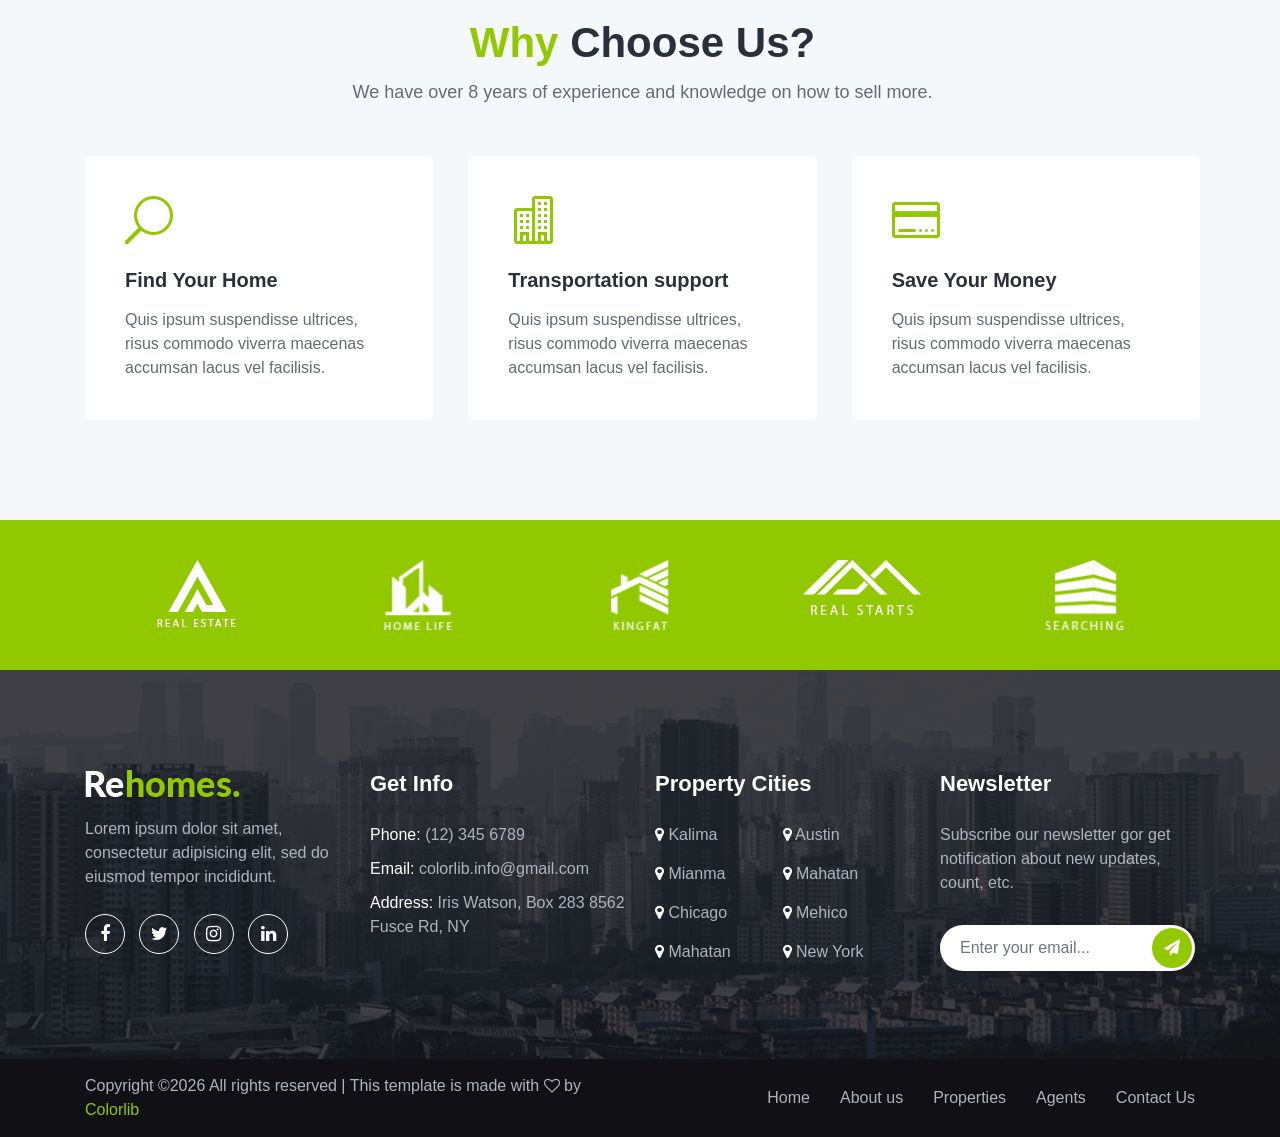
<file: static/rehomes/about.html>
<!DOCTYPE html>
<html lang="en">

<head>
    <meta charset="UTF-8">
    <meta name="description" content="">
    <meta http-equiv="X-UA-Compatible" content="IE=edge">
    <meta name="viewport" content="width=device-width, initial-scale=1, shrink-to-fit=no">

    <!-- Title -->
    <title>Rehomes - Real Estate HTML Template</title>

    <!-- Favicon -->
    <link rel="icon" href="./img/core-img/favicon.png">

    <!-- Stylesheet -->
    <link rel="stylesheet" href="style.css">

</head>

<body>
    <!-- Preloader -->
    <div id="preloader">
        <div class="loader"></div>
    </div>

    <!-- **** Header Area Start **** -->
    <header class="header-area">
        <!-- Top Header Area Start -->
        <div class="top-header-area">
            <div class="container h-100">
                <div class="row h-100 align-items-center">
                    <div class="col-6">
                        <div class="top-header-content">
                            <a href="#"><i class="icon_mail"></i> <span>info.colorlib@gmail.com</span></a>
                            <a href="#"><i class="icon_phone"></i> <span>(12) 345 6789</span></a>
                        </div>
                    </div>
                    <div class="col-6">
                        <div class="top-header-content">
                            <!-- Top Social Area -->
                            <div class="top-social-area ml-auto">
                                <a href="#"><i class="fa fa-facebook" aria-hidden="true"></i></a>
                                <a href="#"><i class="fa fa-twitter" aria-hidden="true"></i></a>
                                <a href="#"><i class="fa fa-linkedin" aria-hidden="true"></i></a>
                                <a href="#"><i class="fa fa-instagram" aria-hidden="true"></i></a>
                            </div>
                        </div>
                    </div>
                </div>
            </div>
        </div>
        <!-- Top Header Area End -->

        <!-- Main Header Start -->
        <div class="main-header-area animated">
            <div class="classy-nav-container breakpoint-off">
                <div class="container">
                    <!-- Classy Menu -->
                    <nav class="classy-navbar justify-content-between" id="rehomesNav">

                        <!-- Logo -->
                        <a class="nav-brand" href="./index.html"><img src="./img/core-img/logo.png" alt=""></a>

                        <!-- Navbar Toggler -->
                        <div class="classy-navbar-toggler">
                            <span class="navbarToggler"><span></span><span></span><span></span></span>
                        </div>

                        <!-- Menu -->
                        <div class="classy-menu">
                            <!-- Menu Close Button -->
                            <div class="classycloseIcon">
                                <div class="cross-wrap"><span class="top"></span><span class="bottom"></span></div>
                            </div>
                            <!-- Nav Start -->
                            <div class="classynav">
                                <ul id="nav">
                                    <li class="active"><a href="./index.html">Home</a></li>
                                    <li><a href="#">Pages</a>
                                        <ul class="dropdown">
                                            <li class="active"><a href="./index.html">- Home</a></li>
                                            <li><a href="./about.html">- About</a></li>
                                            <li><a href="./agent.html">- Agent</a></li>
                                            <li><a href="./rent.html">- Rent</a></li>
                                            <li><a href="./properties-details.html">- Property Details</a></li>
                                            <li><a href="./blog.html">- Blog</a></li>
                                            <li><a href="./single-blog.html">- Single Blog</a></li>
                                            <li><a href="./contact.html">- Contact</a></li>
                                            <li><a href="#">- Dropdown</a>
                                                <ul class="dropdown">
                                                    <li><a href="#">- Dropdown Item</a></li>
                                                    <li><a href="#">- Dropdown Item</a></li>
                                                    <li><a href="#">- Dropdown Item</a></li>
                                                    <li><a href="#">- Dropdown Item</a></li>
                                                </ul>
                                            </li>
                                        </ul>
                                    </li>
                                    <li><a href="./rent.html">Rent</a></li>
                                    <li><a href="./agent.html">Agents</a></li>
                                    <li><a href="./about.html">About</a></li>
                                    <li><a href="./blog.html">Blog</a></li>
                                </ul>

                                <!-- Contact btn -->
                                <div class="contact-btn mt-3 mt-lg-0 ml-3 ml-lg-5">
                                    <a href="#">Contact Us</a>
                                </div>
                            </div>
                            <!-- Nav End -->
                        </div>
                    </nav>
                </div>
            </div>
        </div>
    </header>
    <!-- **** Header Area End **** -->

    <!-- **** Breadcrumb Area Start **** -->
    <div class="breadcrumb-area bg-img bg-overlay-3 wow fadeInUp" data-wow-delay="200ms" style="background-image: url(img/bg-img/30.jpg);">
        <div class="container h-100">
            <div class="row h-100 align-items-center">
                <div class="col-12">
                    <div class="breadcrumb-content">
                        <nav aria-label="breadcrumb">
                            <ol class="breadcrumb">
                                <li class="breadcrumb-item"><a href="index.html">Home</a></li>
                                <li class="breadcrumb-item active" aria-current="page">About</li>
                            </ol>
                        </nav>
                        <h2 class="page-title">About Us</h2>
                    </div>
                </div>
            </div>
        </div>
    </div>
    <!-- **** Breadcrumb Area End **** -->

    <!-- **** About Us Area Start **** -->
    <section class="about-us-area section-padding-100-60">
        <div class="container">
            <div class="row">
                <div class="col-12">
                    <div class="about-us-title mb-40 wow fadeInUp" data-wow-delay="200ms">
                        <h2>Hello! Welcome to Re<span>home.</span></h2>
                        <p>Duis aute irure dolor in reprehenderit in voluptate velit esse cillum dolore eu fugiat nulla pariatur. Excepteur sint occaecat cupidatat non proident, sunt in culpa qui officia deserunt mollit anim id est laborum. Sed ut perspiciatis unde omnis iste natus error sit voluptatem accusantium doloremque laudantium, totam rem aperiam, eaque ipsa quae ab illo inventore veritatis et quasi architecto beatae vitae dicta sunt explicabo.</p>
                    </div>
                </div>

                <!-- Single About Area -->
                <div class="col-12 col-md-6 col-lg-4">
                    <div class="single-about-content wow fadeInUp" data-wow-delay="200ms">
                        <!-- Thumb -->
                        <div class="single-about-thumb">
                            <img src="img/bg-img/31.jpg" alt="">
                        </div>
                        <h4>Our Company</h4>
                        <p>Donec enim ipsum porta justo integer at velna vitae auctor integer congue magna at risus auctor purus unt pretium ligula rutrum integer sapien ultrice ligula luctus undo magna risus</p>
                    </div>
                </div>

                <!-- Single About Area -->
                <div class="col-12 col-md-6 col-lg-4">
                    <div class="single-about-content wow fadeInUp" data-wow-delay="200ms">
                        <!-- Thumb -->
                        <div class="single-about-thumb">
                            <img src="img/bg-img/32.jpg" alt="">
                        </div>
                        <h4>Our Vision</h4>
                        <p>Donec enim ipsum porta justo integer at velna vitae auctor integer congue magna at risus auctor purus unt pretium ligula rutrum integer sapien ultrice ligula luctus undo magna risus</p>
                    </div>
                </div>

                <!-- Single About Area -->
                <div class="col-12 col-md-6 col-lg-4">
                    <div class="single-about-content wow fadeInUp" data-wow-delay="200ms">
                        <!-- Thumb -->
                        <div class="single-about-thumb">
                            <img src="img/bg-img/33.jpg" alt="">
                        </div>
                        <h4>Our Quality</h4>
                        <p>Donec enim ipsum porta justo integer at velna vitae auctor integer congue magna at risus auctor purus unt pretium ligula rutrum integer sapien ultrice ligula luctus undo magna risus</p>
                    </div>
                </div>
            </div>
        </div>
    </section>
    <!-- **** About Us Area End **** -->

    <!-- **** Testimonials Area Start **** -->
    <section class="rehomes-testimonial-area bg-img bg-overlay-4 jarallax section-padding-80" style="background-image: url(img/bg-img/34.jpg);">
        <div class="container">
            <div class="row justify-content-center">
                <div class="col-10 col-lg-8">
                    <!-- Testimonial-area Slider -->
                    <div class="testimonial-area owl-carousel wow fadeInUp" data-wow-delay="200ms">
                        <!-- Single Testimonial Slider -->
                        <div class="single-testimonial-content text-center">
                            <!-- Icon -->
                            <div class="testimonial-icon">
                                <img src="img/core-img/quote.png" alt="">
                            </div>
                            <h5>“I am so happy because I found this Real Estata, and it just made my life easier. Thanks so much for sharing.”</h5>
                            <!-- Testimonial-Meta -->
                            <div class="testimonial-meta">
                                <h5>Mister Stock</h5>
                                <p>CEO google.com</p>
                            </div>
                        </div>

                        <!-- Single Testimonial Slider -->
                        <div class="single-testimonial-content text-center">
                            <!-- Icon -->
                            <div class="testimonial-icon">
                                <img src="img/core-img/quote.png" alt="">
                            </div>
                            <h5>“I am so happy because I found this Real Estata, and it just made my life easier. Thanks so much for sharing.”</h5>
                            <!-- Testimonial-Meta -->
                            <div class="testimonial-meta">
                                <h5>Nazrul Islam</h5>
                                <p>Developer</p>
                            </div>
                        </div>

                        <!-- Single Testimonial Slider -->
                        <div class="single-testimonial-content text-center">
                            <!-- Icon -->
                            <div class="testimonial-icon">
                                <img src="img/core-img/quote.png" alt="">
                            </div>
                            <h5>“I am so happy because I found this Real Estata, and it just made my life easier. Thanks so much for sharing.”</h5>
                            <!-- Testimonial-Meta -->
                            <div class="testimonial-meta">
                                <h5>Ajoy Das</h5>
                                <p>Developer</p>
                            </div>
                        </div>

                    </div>
                </div>
            </div>
        </div>
    </section>
    <!-- **** Testimonials Area End **** -->

    <!-- **** Choose Us Area Start **** -->
    <section class="rehomes-choose-us-area section-padding-100-60">
        <div class="container">
            <div class="row">
                <div class="col-12">
                    <div class="section-heading text-center wow fadeInUp" data-wow-delay="200ms">
                        <h2><span>Why</span> Choose Us?</h2>
                        <p>We have over 8 years of experience and knowledge on how to sell more.</p>
                    </div>
                </div>

                <!-- Single choose us content -->
                <div class="col-12 col-md-6 col-lg-4">
                    <div class="single-choose-us-content wow fadeInUp" data-wow-delay="200ms">
                        <!-- Choose us Icon -->
                        <div class="choose-us-icon">
                            <i class="icon_search"></i>
                        </div>
                        <h5>Find Your Home</h5>
                        <p>Quis ipsum suspendisse ultrices, risus commodo viverra maecenas accumsan lacus vel facilisis. </p>
                    </div>
                </div>

                <!-- Single choose us content -->
                <div class="col-12 col-md-6 col-lg-4">
                    <div class="single-choose-us-content wow fadeInUp" data-wow-delay="200ms">
                        <!-- Choose us Icon -->
                        <div class="choose-us-icon">
                            <i class="icon_building"></i>
                        </div>
                        <h5>Transportation support</h5>
                        <p>Quis ipsum suspendisse ultrices, risus commodo viverra maecenas accumsan lacus vel facilisis. </p>
                    </div>
                </div>

                <!-- Single choose us content -->
                <div class="col-12 col-md-6 col-lg-4">
                    <div class="single-choose-us-content wow fadeInUp" data-wow-delay="200ms">
                        <!-- Choose us Icon -->
                        <div class="choose-us-icon">
                            <i class="icon_creditcard"></i>
                        </div>
                        <h5>Save Your Money</h5>
                        <p>Quis ipsum suspendisse ultrices, risus commodo viverra maecenas accumsan lacus vel facilisis. </p>
                    </div>
                </div>

            </div>
        </div>
    </section>
    <!-- **** Choose Us Area End **** -->

    <!-- **** Partner Area Start **** -->
    <div class="partner-area wow fadeInUp" data-wow-delay="200ms">
        <div class="container">
            <div class="row">
                <div class="col-12">
                    <div class="partner-logo-slide owl-carousel">
                        <!-- Single Partner Logo -->
                        <a href="#" class="partner-logo wow fadeInUp" data-wow-delay="100ms"><img src="img/core-img/1.png" alt=""></a>
                        <!-- Single Partner Logo -->
                        <a href="#" class="partner-logo wow fadeInUp" data-wow-delay="300ms"><img src="img/core-img/2.png" alt=""></a>
                        <!-- Single Partner Logo -->
                        <a href="#" class="partner-logo wow fadeInUp" data-wow-delay="500ms"><img src="img/core-img/3.png" alt=""></a>
                        <!-- Single Partner Logo -->
                        <a href="#" class="partner-logo wow fadeInUp" data-wow-delay="700ms"><img src="img/core-img/4.png" alt=""></a>
                        <!-- Single Partner Logo -->
                        <a href="#" class="partner-logo wow fadeInUp" data-wow-delay="900ms"><img src="img/core-img/5.png" alt=""></a>
                    </div>
                </div>
            </div>
        </div>
    </div>
    <!-- **** Partner Area End **** -->

    <!-- **** Footer Area Start **** -->
    <footer class="footer-area bg-img bg-overlay-2 section-padding-100-0" style="background-image: url(img/bg-img/17.jpg);">
        <!-- Main Footer Area -->
        <div class="main-footer-area">
            <div class="container">
                <div class="row justify-content-between">

                    <!-- Footer Widget Area -->
                    <div class="col-12 col-sm-6 col-lg-3">
                        <div class="single-footer-widget mb-80">
                            <!-- Footer Logo -->
                            <a href="#" class="footer-logo"><img src="img/core-img/logo-2.png" alt=""></a>

                            <p>Lorem ipsum dolor sit amet, consectetur adipisicing elit, sed do eiusmod tempor incididunt.</p>
                            <!-- Social Info -->
                            <div class="social-info">
                                <a href="#"><i class="fa fa-facebook" aria-hidden="true"></i></a>
                                <a href="#"><i class="fa fa-twitter" aria-hidden="true"></i></a>
                                <a href="#"><i class="fa fa-instagram" aria-hidden="true"></i></a>
                                <a href="#"><i class="fa fa-linkedin" aria-hidden="true"></i></a>
                            </div>
                        </div>
                    </div>

                    <!-- Footer Widget Area -->
                    <div class="col-12 col-sm-6 col-lg-3">
                        <div class="single-footer-widget mb-80">
                            <!-- Widget Title -->
                            <h5 class="widget-title">Get info</h5>

                            <!-- Contact Area -->
                            <div class="footer-contact">
                                <p>Phone: <span>(12) 345 6789</span></p>
                                <p>Email: <span>colorlib.info@gmail.com</span></p>
                                <p>Address: <span>Iris Watson, Box 283 8562 Fusce Rd, NY</span></p>
                            </div>
                        </div>
                    </div>

                    <!-- Footer Widget Area -->
                    <div class="col-12 col-sm-6 col-lg-3">
                        <div class="single-footer-widget mb-80">
                            <!-- Widget Title -->
                            <h5 class="widget-title">Property Cities</h5>

                            <!-- Footer Nav -->
                            <ul class="footer-nav d-flex flex-wrap">
                                <li><a href="#"><i class="fa fa-map-marker" aria-hidden="true"></i> Kalima</a></li>
                                <li><a href="#"><i class="fa fa-map-marker" aria-hidden="true"></i> Austin</a></li>
                                <li><a href="#"><i class="fa fa-map-marker" aria-hidden="true"></i> Mianma</a></li>
                                <li><a href="#"><i class="fa fa-map-marker" aria-hidden="true"></i> Mahatan</a></li>
                                <li><a href="#"><i class="fa fa-map-marker" aria-hidden="true"></i> Chicago</a></li>
                                <li><a href="#"><i class="fa fa-map-marker" aria-hidden="true"></i> Mehico</a></li>
                                <li><a href="#"><i class="fa fa-map-marker" aria-hidden="true"></i> Mahatan</a></li>
                                <li><a href="#"><i class="fa fa-map-marker" aria-hidden="true"></i> New York</a></li>
                            </ul>
                        </div>
                    </div>

                    <!-- Footer Widget Area -->
                    <div class="col-12 col-sm-6 col-lg-3">
                        <div class="single-footer-widget mb-80">
                            <!-- Widget Title -->
                            <h5 class="widget-title">Newsletter</h5>

                            <p>Subscribe our newsletter gor get notification about new updates, count, etc.</p>
                            <!-- Newsletter Form -->
                            <form action="index.html" class="nl-form">
                                <input type="email" name="nl-email" class="form-control" placeholder="Enter your email...">
                                <button type="submit"><i class="fa fa-paper-plane" aria-hidden="true"></i></button>
                            </form>
                        </div>
                    </div>
                </div>
            </div>
        </div>

        <!-- Copywrite Area -->
        <div class="copywrite-content">
            <div class="container">
                <div class="row align-items-center">
                    <!-- Copywrite Text -->
                    <div class="col-12 col-sm-6">
                        <div class="copywrite-text">
                            <p><!-- Link back to Colorlib can't be removed. Template is licensed under CC BY 3.0. -->
Copyright &copy;<script>document.write(new Date().getFullYear());</script> All rights reserved | This template is made with <i class="fa fa-heart-o" aria-hidden="true"></i> by <a href="https://colorlib.com" target="_blank">Colorlib</a>
<!-- Link back to Colorlib can't be removed. Template is licensed under CC BY 3.0. --></p>
                        </div>
                    </div>

                    <!-- Footer Menu -->
                    <div class="col-12 col-sm-6">
                        <div class="footer-menu">
                            <ul class="nav">
                                <li><a href="#">Home</a></li>
                                <li><a href="#">About us</a></li>
                                <li><a href="#">Properties</a></li>
                                <li><a href="#">Agents</a></li>
                                <li><a href="#">Contact Us</a></li>
                            </ul>
                        </div>
                    </div>
                </div>
            </div>
        </div>
    </footer>
    <!-- **** Footer Area End **** -->

    <!-- **** All JS Files ***** -->
    <!-- jQuery 2.2.4 -->
    <script src="js/jquery.min.js"></script>
    <!-- Popper -->
    <script src="js/popper.min.js"></script>
    <!-- Bootstrap -->
    <script src="js/bootstrap.min.js"></script>
    <!-- All Plugins -->
    <script src="js/rehomes.bundle.js"></script>
    <!-- Active -->
    <script src="js/default-assets/active.js"></script>

</body>

</html>
</file>
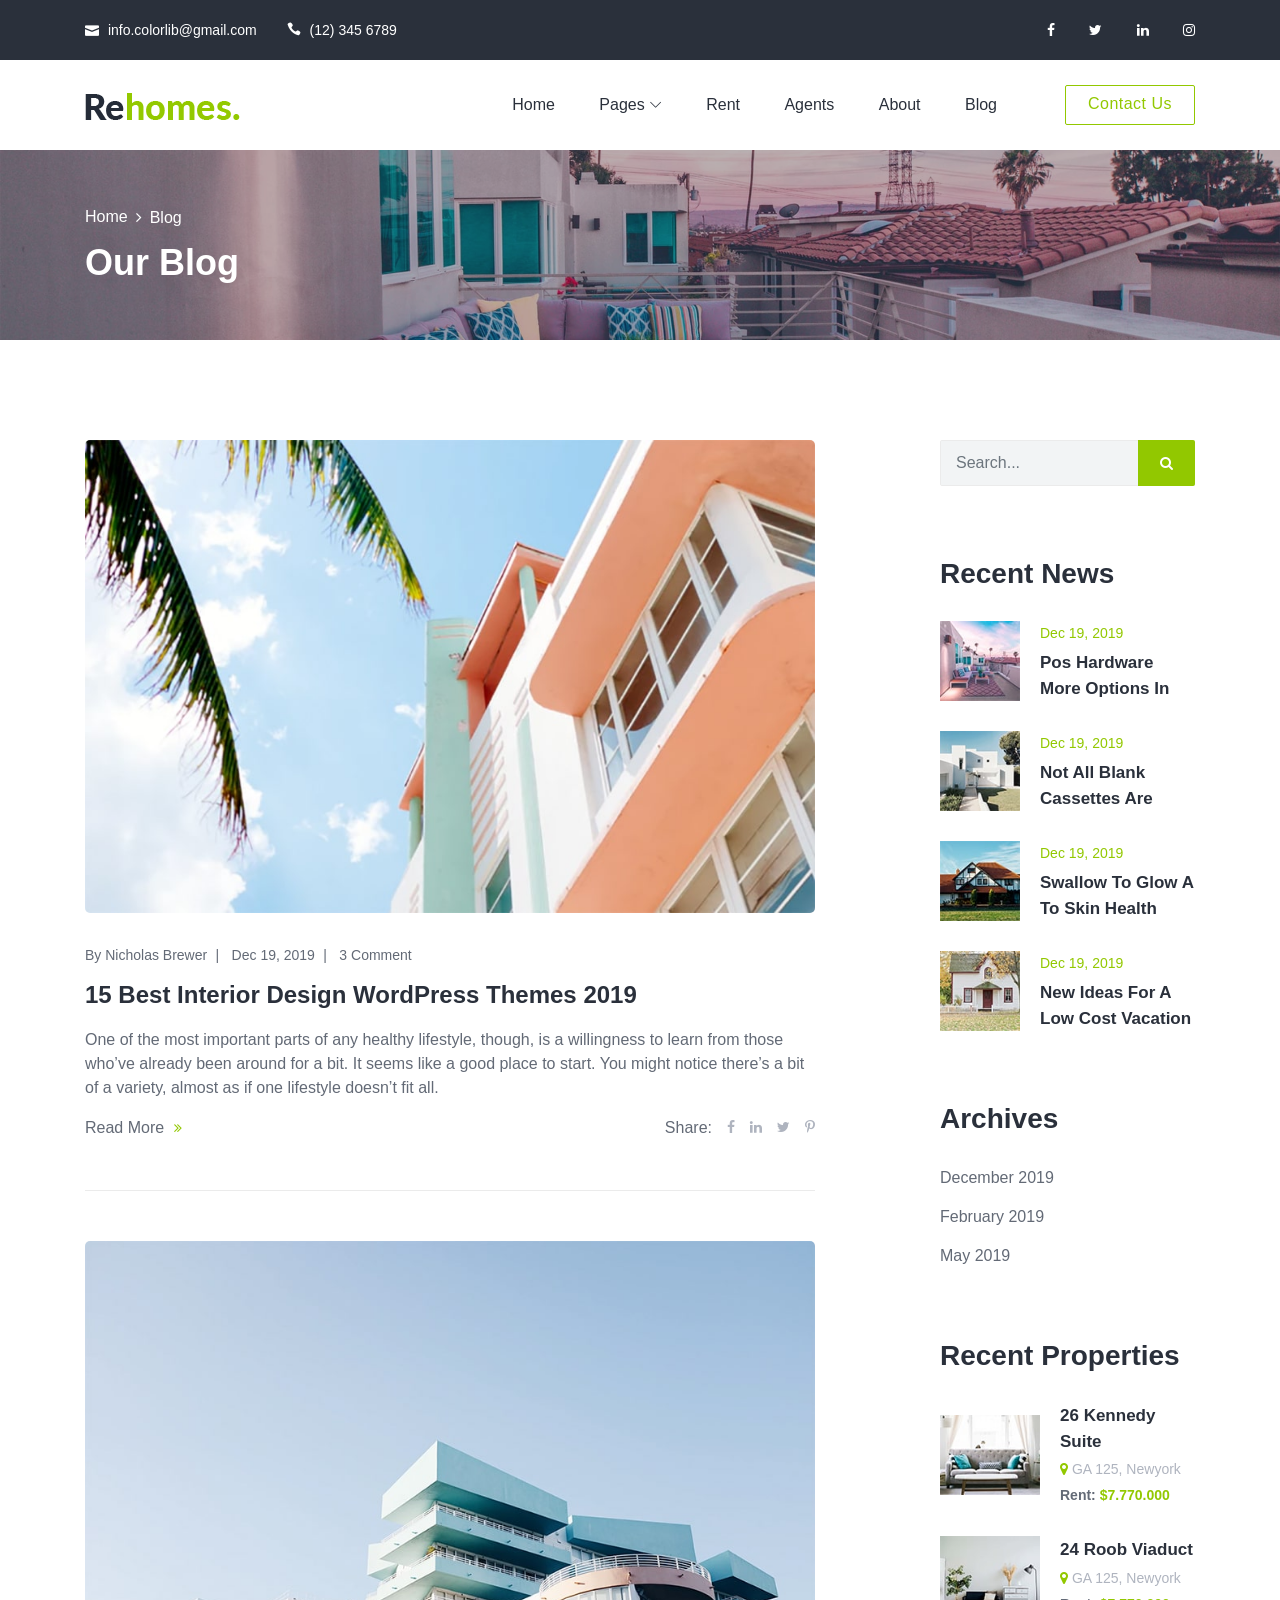
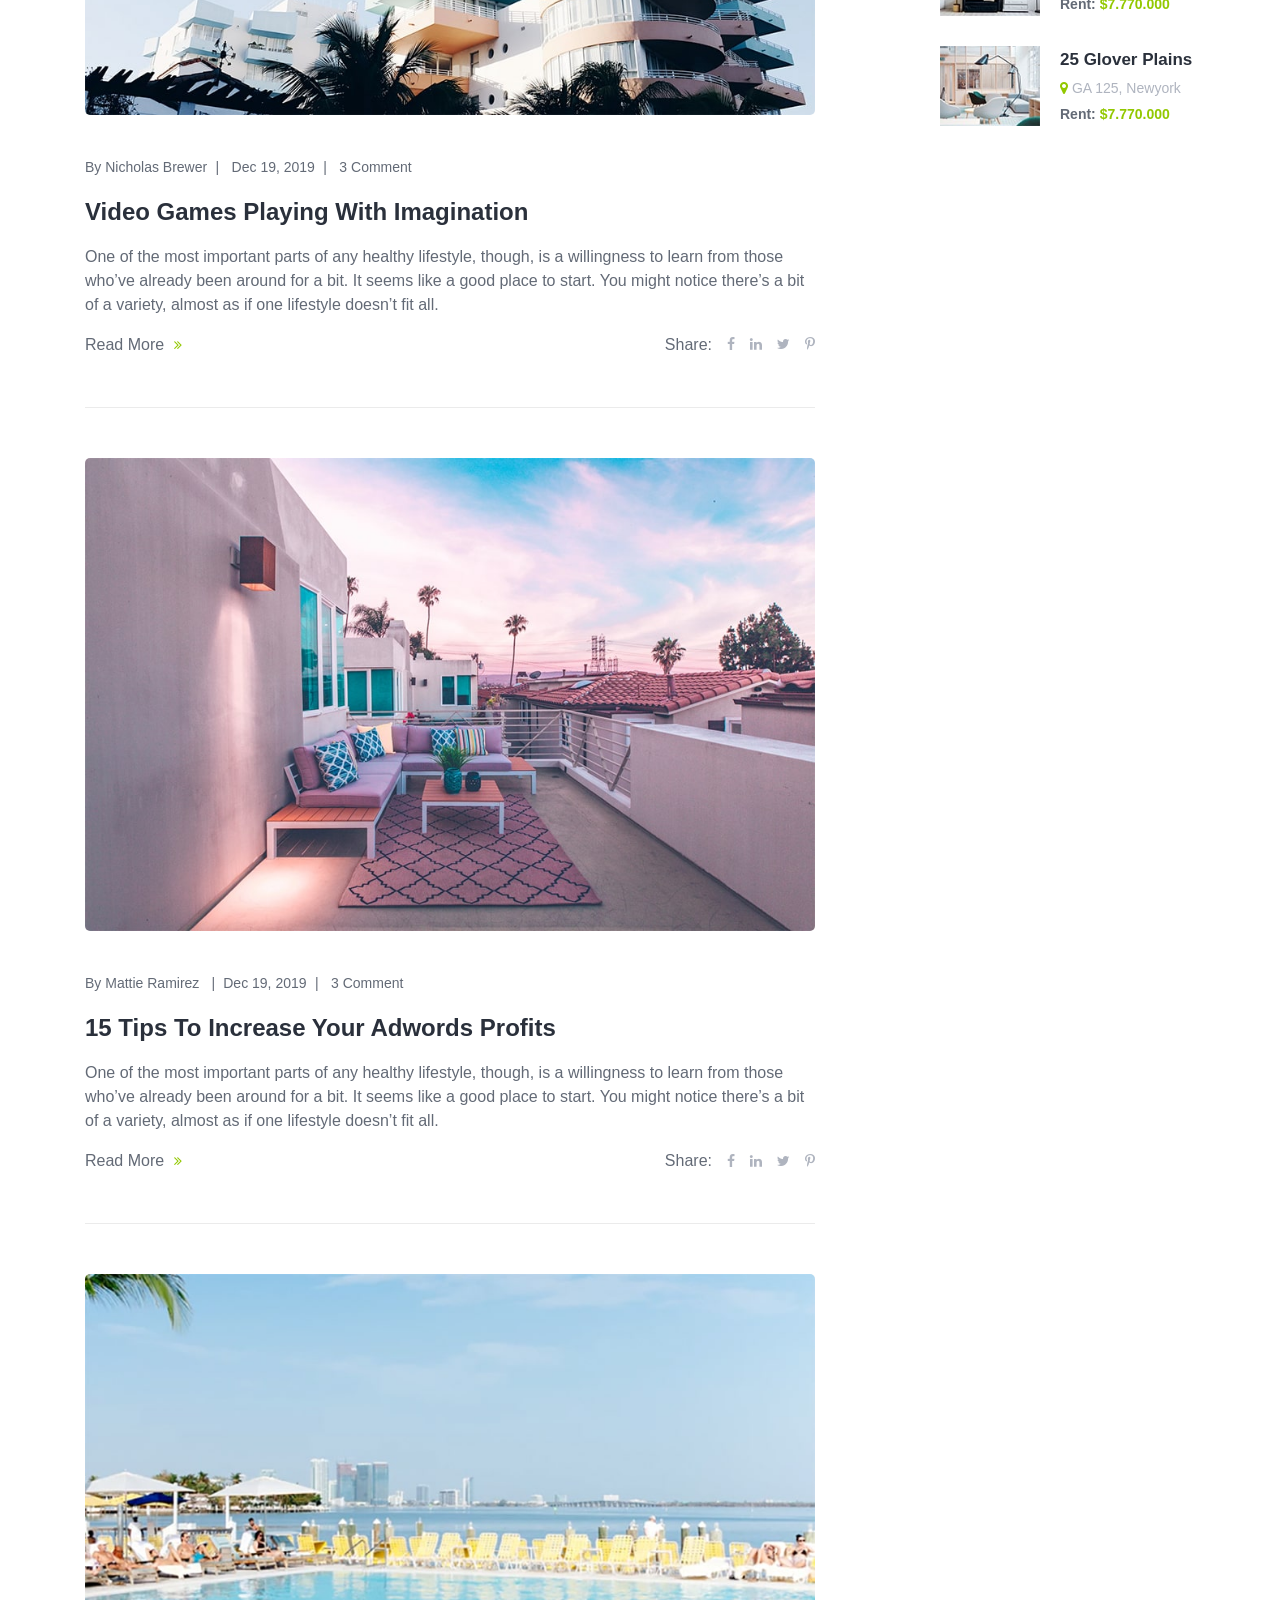
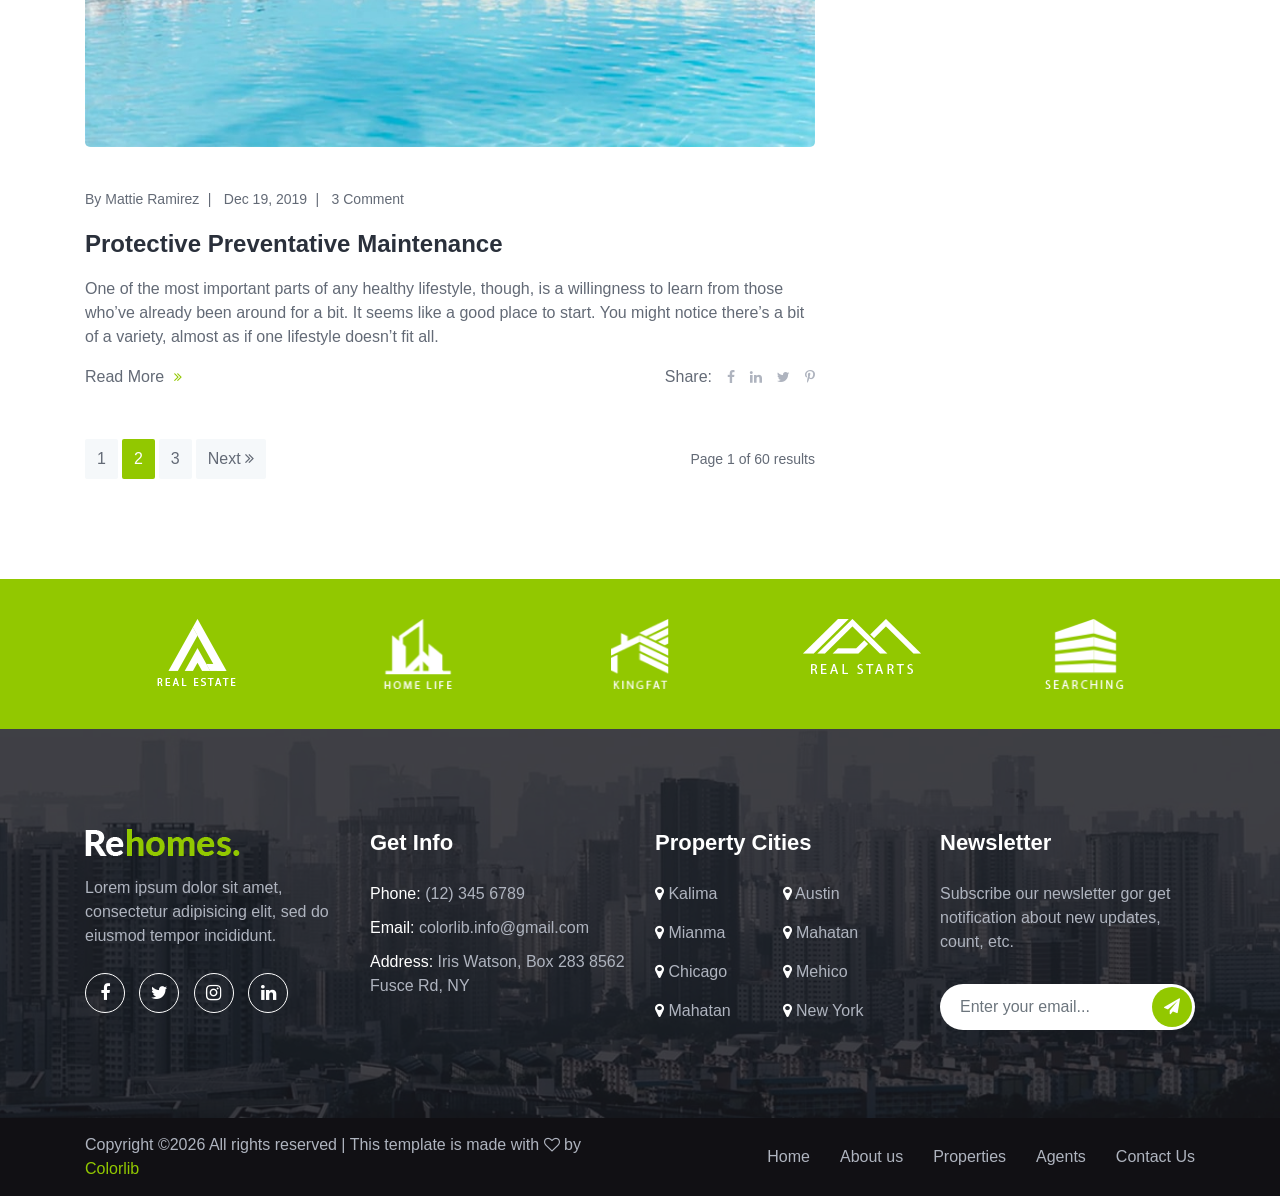
<file: static/rehomes/blog.html>
<!DOCTYPE html>
<html lang="en">

<head>
    <meta charset="UTF-8">
    <meta name="description" content="">
    <meta http-equiv="X-UA-Compatible" content="IE=edge">
    <meta name="viewport" content="width=device-width, initial-scale=1, shrink-to-fit=no">

    <!-- Title -->
    <title>Rehomes - Real Estate HTML Template</title>

    <!-- Favicon -->
    <link rel="icon" href="./img/core-img/favicon.png">

    <!-- Stylesheet -->
    <link rel="stylesheet" href="style.css">

</head>

<body>
    <!-- Preloader -->
    <div id="preloader">
        <div class="loader"></div>
    </div>

    <!-- **** Header Area Start **** -->
    <header class="header-area">
        <!-- Top Header Area Start -->
        <div class="top-header-area">
            <div class="container h-100">
                <div class="row h-100 align-items-center">
                    <div class="col-6">
                        <div class="top-header-content">
                            <a href="#"><i class="icon_mail"></i> <span>info.colorlib@gmail.com</span></a>
                            <a href="#"><i class="icon_phone"></i> <span>(12) 345 6789</span></a>
                        </div>
                    </div>
                    <div class="col-6">
                        <div class="top-header-content">
                            <!-- Top Social Area -->
                            <div class="top-social-area ml-auto">
                                <a href="#"><i class="fa fa-facebook" aria-hidden="true"></i></a>
                                <a href="#"><i class="fa fa-twitter" aria-hidden="true"></i></a>
                                <a href="#"><i class="fa fa-linkedin" aria-hidden="true"></i></a>
                                <a href="#"><i class="fa fa-instagram" aria-hidden="true"></i></a>
                            </div>
                        </div>
                    </div>
                </div>
            </div>
        </div>
        <!-- Top Header Area End -->

        <!-- Main Header Start -->
        <div class="main-header-area animated">
            <div class="classy-nav-container breakpoint-off">
                <div class="container">
                    <!-- Classy Menu -->
                    <nav class="classy-navbar justify-content-between" id="rehomesNav">

                        <!-- Logo -->
                        <a class="nav-brand" href="./index.html"><img src="./img/core-img/logo.png" alt=""></a>

                        <!-- Navbar Toggler -->
                        <div class="classy-navbar-toggler">
                            <span class="navbarToggler"><span></span><span></span><span></span></span>
                        </div>

                        <!-- Menu -->
                        <div class="classy-menu">
                            <!-- Menu Close Button -->
                            <div class="classycloseIcon">
                                <div class="cross-wrap"><span class="top"></span><span class="bottom"></span></div>
                            </div>
                            <!-- Nav Start -->
                            <div class="classynav">
                                <ul id="nav">
                                    <li class="active"><a href="./index.html">Home</a></li>
                                    <li><a href="#">Pages</a>
                                        <ul class="dropdown">
                                            <li class="active"><a href="./index.html">- Home</a></li>
                                            <li><a href="./about.html">- About</a></li>
                                            <li><a href="./agent.html">- Agent</a></li>
                                            <li><a href="./rent.html">- Rent</a></li>
                                            <li><a href="./properties-details.html">- Property Details</a></li>
                                            <li><a href="./blog.html">- Blog</a></li>
                                            <li><a href="./single-blog.html">- Single Blog</a></li>
                                            <li><a href="./contact.html">- Contact</a></li>
                                            <li><a href="#">- Dropdown</a>
                                                <ul class="dropdown">
                                                    <li><a href="#">- Dropdown Item</a></li>
                                                    <li><a href="#">- Dropdown Item</a></li>
                                                    <li><a href="#">- Dropdown Item</a></li>
                                                    <li><a href="#">- Dropdown Item</a></li>
                                                </ul>
                                            </li>
                                        </ul>
                                    </li>
                                    <li><a href="./rent.html">Rent</a></li>
                                    <li><a href="./agent.html">Agents</a></li>
                                    <li><a href="./about.html">About</a></li>
                                    <li><a href="./blog.html">Blog</a></li>
                                </ul>

                                <!-- Contact btn -->
                                <div class="contact-btn mt-3 mt-lg-0 ml-3 ml-lg-5">
                                    <a href="#">Contact Us</a>
                                </div>
                            </div>
                            <!-- Nav End -->
                        </div>
                    </nav>
                </div>
            </div>
        </div>
    </header>
    <!-- **** Header Area End **** -->

    <!-- **** Breadcrumb Area Start **** -->
    <div class="breadcrumb-area bg-img bg-overlay-3 wow fadeInUp" data-wow-delay="200ms" style="background-image: url(img/bg-img/30.jpg);">
        <div class="container h-100">
            <div class="row h-100 align-items-center">
                <div class="col-12">
                    <div class="breadcrumb-content">
                        <nav aria-label="breadcrumb">
                            <ol class="breadcrumb">
                                <li class="breadcrumb-item"><a href="index.html">Home</a></li>
                                <li class="breadcrumb-item active" aria-current="page">Blog</li>
                            </ol>
                        </nav>
                        <h2 class="page-title">Our Blog</h2>
                    </div>
                </div>
            </div>
        </div>
    </div>
    <!-- **** Breadcrumb Area End **** -->

    <!-- **** Blog Area Start **** -->
    <div class="rehomes-news-area section-padding-100-0">
        <div class="container">
            <div class="row justify-content-between">
                <div class="col-12 col-lg-8">
                    <div class="blog-news-area">
                        <!-- Single Blog Post Area -->
                        <div class="single-blog-post-area wow fadeInUp" data-wow-delay="200ms">
                            <!-- Post Thumb -->
                            <a href="#"><img src="img/bg-img/37.jpg" alt=""></a>
                            <!-- Post Meta -->
                            <div class="post-meta mt-30 mb-10">
                                <a class="post-author" href="#">By Nicholas Brewer</a>
                                <a class="post-date" href="#">Dec 19, 2019</a>
                                <a class="post-comment" href="#">3 Comment</a>
                            </div>
                            <a class="single-news-title" href="#">15 Best Interior Design WordPress Themes 2019</a>
                            <p>One of the most important parts of any healthy lifestyle, though, is a willingness to learn from those who’ve already been around for a bit. It seems like a good place to start. You might notice there’s a bit of a variety, almost as if one lifestyle doesn’t fit all.</p>
                            <!-- Post Author Meta -->
                            <div class="post--author-meta d-flex justify-content-between">
                                <a class="news-btn" href="#">Read More <i class="fa fa-angle-double-right" aria-hidden="true"></i></a>
                                <!-- Social Info -->
                                <div class="author--social-info d-flex align-items-center">
                                    <p>Share:</p>
                                    <a href="#"><i class="fa fa-facebook" aria-hidden="true"></i></a>
                                    <a href="#"><i class="fa fa-linkedin" aria-hidden="true"></i></a>
                                    <a href="#"><i class="fa fa-twitter" aria-hidden="true"></i></a>
                                    <a href="#"><i class="fa fa-pinterest-p" aria-hidden="true"></i></a>
                                </div>
                            </div>
                        </div>

                        <!-- Single Blog Post Area -->
                        <div class="single-blog-post-area wow fadeInUp" data-wow-delay="200ms">
                            <!-- Post Thumb -->
                            <a href="#"><img src="img/bg-img/38.jpg" alt=""></a>
                            <!-- Post Meta -->
                            <div class="post-meta mt-40 mb-15">
                                <a class="post-author" href="#">By Nicholas Brewer</a>
                                <a class="post-date" href="#">Dec 19, 2019</a>
                                <a class="post-comment" href="#">3 Comment</a>
                            </div>
                            <a class="single-news-title" href="#">Video Games Playing With Imagination</a>
                            <p>One of the most important parts of any healthy lifestyle, though, is a willingness to learn from those who’ve already been around for a bit. It seems like a good place to start. You might notice there’s a bit of a variety, almost as if one lifestyle doesn’t fit all.</p>
                            <!-- Post Author Meta -->
                            <div class="post--author-meta d-flex justify-content-between">
                                <a class="news-btn" href="#">Read More <i class="fa fa-angle-double-right" aria-hidden="true"></i></a>
                                <!-- Social Info -->
                                <div class="author--social-info d-flex align-items-center">
                                    <p>Share:</p>
                                    <a href="#"><i class="fa fa-facebook" aria-hidden="true"></i></a>
                                    <a href="#"><i class="fa fa-linkedin" aria-hidden="true"></i></a>
                                    <a href="#"><i class="fa fa-twitter" aria-hidden="true"></i></a>
                                    <a href="#"><i class="fa fa-pinterest-p" aria-hidden="true"></i></a>
                                </div>
                            </div>
                        </div>

                        <!-- Single Blog Post Area -->
                        <div class="single-blog-post-area wow fadeInUp" data-wow-delay="200ms">
                            <!-- Post Thumb -->
                            <a href="#"><img src="img/bg-img/39.jpg" alt=""></a>
                            <!-- Post Meta -->
                            <div class="post-meta mt-40 mb-15">
                                <a class="post-author" href="#">By Mattie Ramirez </a>
                                <a class="post-date" href="#">Dec 19, 2019</a>
                                <a class="post-comment" href="#">3 Comment</a>
                            </div>
                            <a class="single-news-title" href="#">15 Tips To Increase Your Adwords Profits</a>
                            <p>One of the most important parts of any healthy lifestyle, though, is a willingness to learn from those who’ve already been around for a bit. It seems like a good place to start. You might notice there’s a bit of a variety, almost as if one lifestyle doesn’t fit all.</p>
                            <!-- Post Author Meta -->
                            <div class="post--author-meta d-flex justify-content-between">
                                <a class="news-btn" href="#">Read More <i class="fa fa-angle-double-right" aria-hidden="true"></i></a>
                                <!-- Social Info -->
                                <div class="author--social-info d-flex align-items-center">
                                    <p>Share:</p>
                                    <a href="#"><i class="fa fa-facebook" aria-hidden="true"></i></a>
                                    <a href="#"><i class="fa fa-linkedin" aria-hidden="true"></i></a>
                                    <a href="#"><i class="fa fa-twitter" aria-hidden="true"></i></a>
                                    <a href="#"><i class="fa fa-pinterest-p" aria-hidden="true"></i></a>
                                </div>
                            </div>
                        </div>

                        <!-- Single Blog Post Area -->
                        <div class="single-blog-post-area wow fadeInUp" data-wow-delay="200ms">
                            <!-- Post Thumb -->
                            <a href="#"><img src="img/bg-img/40.jpg" alt=""></a>
                            <!-- Post Meta -->
                            <div class="post-meta mt-40 mb-15">
                                <a class="post-author" href="#">By Mattie Ramirez</a>
                                <a class="post-date" href="#">Dec 19, 2019</a>
                                <a class="post-comment" href="#">3 Comment</a>
                            </div>
                            <a class="single-news-title" href="#">Protective Preventative Maintenance</a>
                            <p>One of the most important parts of any healthy lifestyle, though, is a willingness to learn from those who’ve already been around for a bit. It seems like a good place to start. You might notice there’s a bit of a variety, almost as if one lifestyle doesn’t fit all.</p>
                            <!-- Post Author Meta -->
                            <div class="post--author-meta d-flex justify-content-between">
                                <a class="news-btn" href="#">Read More <i class="fa fa-angle-double-right" aria-hidden="true"></i></a>
                                <!-- Social Info -->
                                <div class="author--social-info d-flex align-items-center">
                                    <p>Share:</p>
                                    <a href="#"><i class="fa fa-facebook" aria-hidden="true"></i></a>
                                    <a href="#"><i class="fa fa-linkedin" aria-hidden="true"></i></a>
                                    <a href="#"><i class="fa fa-twitter" aria-hidden="true"></i></a>
                                    <a href="#"><i class="fa fa-pinterest-p" aria-hidden="true"></i></a>
                                </div>
                            </div>
                        </div>
                    </div>

                    <!-- Pagination and Page Counter Area -->
                    <div class="rehomes-pagination-counter mb-100 d-flex flex-wrap justify-content-between align-items-center wow fadeInUp" data-wow-delay="200ms">
                        <!-- Pagination -->
                        <nav class="rehomes-pagination">
                            <ul class="pagination">
                                <li class="page-item"><a class="page-link" href="#">1</a></li>
                                <li class="page-item"><a class="page-link active" href="#">2</a></li>
                                <li class="page-item"><a class="page-link" href="#">3</a></li>
                                <li class="page-item"><a class="page-link" href="#">Next <i class="fa fa-angle-double-right" aria-hidden="true"></i></a></li>
                            </ul>
                        </nav>

                        <!-- Page Counter -->
                        <div class="page-counter">
                            <p>Page <span>1</span> of <span>60</span> results</p>
                        </div>
                    </div>
                </div>

                <div class="col-12 col-md-6 col-lg-4 col-xl-3">
                    <div class="rehomes-sidebar-area">
                       
                        <!-- Single Widget Area -->
                        <div class="single-widget-area wow fadeInUp" data-wow-delay="200ms">
                            <div class="newsletter-form">
                                <form action="#" method="post">
                                    <input type="email" name="nl-email" id="nlEmail" class="form-control" placeholder="Search...">
                                    <button type="submit"><i class="fa fa-search" aria-hidden="true"></i></button>
                                </form>
                            </div>
                        </div>

                        <!-- Single Widget Area -->
                        <div class="single-widget-area wow fadeInUp" data-wow-delay="200ms">
                            <h4 class="widget-title mb-30">Recent News</h4>

                            <!-- Single Recent Post -->
                            <div class="single-recent-post d-flex align-items-center">
                                <!-- Thumb -->
                                <div class="post-thumb">
                                    <a href="single-blog.html"><img src="img/bg-img/41.jpg" alt=""></a>
                                </div>
                                <!-- Content -->
                                <div class="post-content">
                                    <!-- Post Meta -->
                                    <div class="post-meta">
                                        <a href="#" class="post-author">Dec 19, 2019</a>
                                    </div>
                                    <a href="single-blog.html" class="post-title">Pos Hardware More Options In</a>
                                </div>
                            </div>

                            <!-- Single Recent Post -->
                            <div class="single-recent-post d-flex align-items-center ">
                                <!-- Thumb -->
                                <div class="post-thumb">
                                    <a href="single-blog.html"><img src="img/bg-img/42.jpg" alt=""></a>
                                </div>
                                <!-- Content -->
                                <div class="post-content">
                                    <!-- Post Meta -->
                                    <div class="post-meta">
                                        <a href="#" class="post-author">Dec 19, 2019</a>
                                    </div>
                                    <a href="single-blog.html" class="post-title">Not All Blank Cassettes Are</a>
                                </div>
                            </div>

                            <!-- Single Recent Post -->
                            <div class="single-recent-post d-flex align-items-center">
                                <!-- Thumb -->
                                <div class="post-thumb">
                                    <a href="single-blog.html"><img src="img/bg-img/43.jpg" alt=""></a>
                                </div>
                                <!-- Content -->
                                <div class="post-content">
                                    <!-- Post Meta -->
                                    <div class="post-meta">
                                        <a href="#" class="post-author">Dec 19, 2019</a>
                                    </div>
                                    <a href="single-blog.html" class="post-title">Swallow To Glow A To Skin Health</a>
                                </div>
                            </div>

                            <!-- Single Recent Post -->
                            <div class="single-recent-post d-flex align-items-center">
                                <!-- Thumb -->
                                <div class="post-thumb">
                                    <a href="single-blog.html"><img src="img/bg-img/44.jpg" alt=""></a>
                                </div>
                                <!-- Content -->
                                <div class="post-content">
                                    <!-- Post Meta -->
                                    <div class="post-meta">
                                        <a href="#" class="post-author">Dec 19, 2019</a>
                                    </div>
                                    <a href="single-blog.html" class="post-title">New Ideas For A Low Cost Vacation</a>
                                </div>
                            </div>
                        </div>

                        <!-- Single Widget Area -->
                        <div class="single-widget-area wow fadeInUp" data-wow-delay="200ms">
                            <h4 class="widget-title mb-30">Archives</h4>
                            
                            <!-- Single Single Content -->
                            <div class="archives-area">
                                <a href="#">December 2019</a>
                                <a href="#">February 2019</a>
                                <a href="#">May 2019</a>
                            </div>
                        </div>

                        <!-- Single Properties Widget Area -->
                        <div class="properties-single-widget-area wow fadeInUp" data-wow-delay="200ms">
                            <h4 class="widget-title mb-30">Recent Properties</h4>
                            
                            <!-- Single Recent Post -->
                            <div class="single-recent-post d-flex align-items-center">
                                <!-- Thumb -->
                                <div class="properties-post-thumb">
                                    <a href="single-blog.html"><img src="img/bg-img/45.jpg" alt=""></a>
                                </div>
                                <!-- Post Content -->
                                <div class="post-content">
                                    <a href="single-blog.html" class="post-title">26 Kennedy Suite</a>
                                    <p class="properties--location"><i class="fa fa-map-marker" aria-hidden="true"></i> GA 125, Newyork</p>
                                    <p class="properties--rent">Rent: <span>$7.770.000</span></p>
                                </div>
                            </div>

                            <!-- Single Recent Post -->
                            <div class="single-recent-post d-flex align-items-center">
                                <!-- Thumb -->
                                <div class="properties-post-thumb">
                                    <a href="single-blog.html"><img src="img/bg-img/46.jpg" alt=""></a>
                                </div>
                                <!-- Post Content -->
                                <div class="post-content">
                                    <a href="single-blog.html" class="post-title">24 Roob Viaduct</a>
                                    <p class="properties--location"><i class="fa fa-map-marker" aria-hidden="true"></i> GA 125, Newyork</p>
                                    <p class="properties--rent">Rent: <span>$7.770.000</span></p>
                                </div>
                            </div>

                            <!-- Single Recent Post -->
                            <div class="single-recent-post d-flex align-items-center">
                                <!-- Thumb -->
                                <div class="properties-post-thumb">
                                    <a href="single-blog.html"><img src="img/bg-img/47.jpg" alt=""></a>
                                </div>
                                <!-- Post Content -->
                                <div class="post-content">
                                    <a href="single-blog.html" class="post-title">25 Glover Plains</a>
                                    <p class="properties--location"><i class="fa fa-map-marker" aria-hidden="true"></i> GA 125, Newyork</p>
                                    <p class="properties--rent">Rent: <span>$7.770.000</span></p>
                                </div>
                            </div>
                        </div>
                    </div>
                </div>
            </div>
        </div>
    </div>
    <!-- **** Blog Area End **** -->

    <!-- **** Partner Area Start **** -->
    <div class="partner-area wow fadeInUp" data-wow-delay="200ms">
        <div class="container">
            <div class="row">
                <div class="col-12">
                    <div class="partner-logo-slide owl-carousel">
                        <!-- Single Partner Logo -->
                        <a href="#" class="partner-logo wow fadeInUp" data-wow-delay="100ms"><img src="img/core-img/1.png" alt=""></a>
                        <!-- Single Partner Logo -->
                        <a href="#" class="partner-logo wow fadeInUp" data-wow-delay="300ms"><img src="img/core-img/2.png" alt=""></a>
                        <!-- Single Partner Logo -->
                        <a href="#" class="partner-logo wow fadeInUp" data-wow-delay="500ms"><img src="img/core-img/3.png" alt=""></a>
                        <!-- Single Partner Logo -->
                        <a href="#" class="partner-logo wow fadeInUp" data-wow-delay="700ms"><img src="img/core-img/4.png" alt=""></a>
                        <!-- Single Partner Logo -->
                        <a href="#" class="partner-logo wow fadeInUp" data-wow-delay="900ms"><img src="img/core-img/5.png" alt=""></a>
                    </div>
                </div>
            </div>
        </div>
    </div>
    <!-- **** Partner Area End **** -->

    <!-- **** Footer Area Start **** -->
    <footer class="footer-area bg-img bg-overlay-2 section-padding-100-0" style="background-image: url(img/bg-img/17.jpg);">
        <!-- Main Footer Area -->
        <div class="main-footer-area">
            <div class="container">
                <div class="row justify-content-between">

                    <!-- Footer Widget Area -->
                    <div class="col-12 col-sm-6 col-lg-3">
                        <div class="single-footer-widget mb-80">
                            <!-- Footer Logo -->
                            <a href="#" class="footer-logo"><img src="img/core-img/logo-2.png" alt=""></a>

                            <p>Lorem ipsum dolor sit amet, consectetur adipisicing elit, sed do eiusmod tempor incididunt.</p>
                            <!-- Social Info -->
                            <div class="social-info">
                                <a href="#"><i class="fa fa-facebook" aria-hidden="true"></i></a>
                                <a href="#"><i class="fa fa-twitter" aria-hidden="true"></i></a>
                                <a href="#"><i class="fa fa-instagram" aria-hidden="true"></i></a>
                                <a href="#"><i class="fa fa-linkedin" aria-hidden="true"></i></a>
                            </div>
                        </div>
                    </div>

                    <!-- Footer Widget Area -->
                    <div class="col-12 col-sm-6 col-lg-3">
                        <div class="single-footer-widget mb-80">
                            <!-- Widget Title -->
                            <h5 class="widget-title">Get info</h5>

                            <!-- Contact Area -->
                            <div class="footer-contact">
                                <p>Phone: <span>(12) 345 6789</span></p>
                                <p>Email: <span>colorlib.info@gmail.com</span></p>
                                <p>Address: <span>Iris Watson, Box 283 8562 Fusce Rd, NY</span></p>
                            </div>
                        </div>
                    </div>

                    <!-- Footer Widget Area -->
                    <div class="col-12 col-sm-6 col-lg-3">
                        <div class="single-footer-widget mb-80">
                            <!-- Widget Title -->
                            <h5 class="widget-title">Property Cities</h5>

                            <!-- Footer Nav -->
                            <ul class="footer-nav d-flex flex-wrap">
                                <li><a href="#"><i class="fa fa-map-marker" aria-hidden="true"></i> Kalima</a></li>
                                <li><a href="#"><i class="fa fa-map-marker" aria-hidden="true"></i> Austin</a></li>
                                <li><a href="#"><i class="fa fa-map-marker" aria-hidden="true"></i> Mianma</a></li>
                                <li><a href="#"><i class="fa fa-map-marker" aria-hidden="true"></i> Mahatan</a></li>
                                <li><a href="#"><i class="fa fa-map-marker" aria-hidden="true"></i> Chicago</a></li>
                                <li><a href="#"><i class="fa fa-map-marker" aria-hidden="true"></i> Mehico</a></li>
                                <li><a href="#"><i class="fa fa-map-marker" aria-hidden="true"></i> Mahatan</a></li>
                                <li><a href="#"><i class="fa fa-map-marker" aria-hidden="true"></i> New York</a></li>
                            </ul>
                        </div>
                    </div>

                    <!-- Footer Widget Area -->
                    <div class="col-12 col-sm-6 col-lg-3">
                        <div class="single-footer-widget mb-80">
                            <!-- Widget Title -->
                            <h5 class="widget-title">Newsletter</h5>

                            <p>Subscribe our newsletter gor get notification about new updates, count, etc.</p>
                            <!-- Newsletter Form -->
                            <form action="index.html" class="nl-form">
                                <input type="email" name="nl-email" class="form-control" placeholder="Enter your email...">
                                <button type="submit"><i class="fa fa-paper-plane" aria-hidden="true"></i></button>
                            </form>
                        </div>
                    </div>
                </div>
            </div>
        </div>

        <!-- Copywrite Area -->
        <div class="copywrite-content">
            <div class="container">
                <div class="row align-items-center">
                    <!-- Copywrite Text -->
                    <div class="col-12 col-sm-6">
                        <div class="copywrite-text">
                            <p><!-- Link back to Colorlib can't be removed. Template is licensed under CC BY 3.0. -->
Copyright &copy;<script>document.write(new Date().getFullYear());</script> All rights reserved | This template is made with <i class="fa fa-heart-o" aria-hidden="true"></i> by <a href="https://colorlib.com" target="_blank">Colorlib</a>
<!-- Link back to Colorlib can't be removed. Template is licensed under CC BY 3.0. --></p>
                        </div>
                    </div>

                    <!-- Footer Menu -->
                    <div class="col-12 col-sm-6">
                        <div class="footer-menu">
                            <ul class="nav">
                                <li><a href="#">Home</a></li>
                                <li><a href="#">About us</a></li>
                                <li><a href="#">Properties</a></li>
                                <li><a href="#">Agents</a></li>
                                <li><a href="#">Contact Us</a></li>
                            </ul>
                        </div>
                    </div>
                </div>
            </div>
        </div>
    </footer>
    <!-- **** Footer Area End **** -->

    <!-- **** All JS Files ***** -->
    <!-- jQuery 2.2.4 -->
    <script src="js/jquery.min.js"></script>
    <!-- Popper -->
    <script src="js/popper.min.js"></script>
    <!-- Bootstrap -->
    <script src="js/bootstrap.min.js"></script>
    <!-- All Plugins -->
    <script src="js/rehomes.bundle.js"></script>
    <!-- Active -->
    <script src="js/default-assets/active.js"></script>

</body>

</html>
</file>
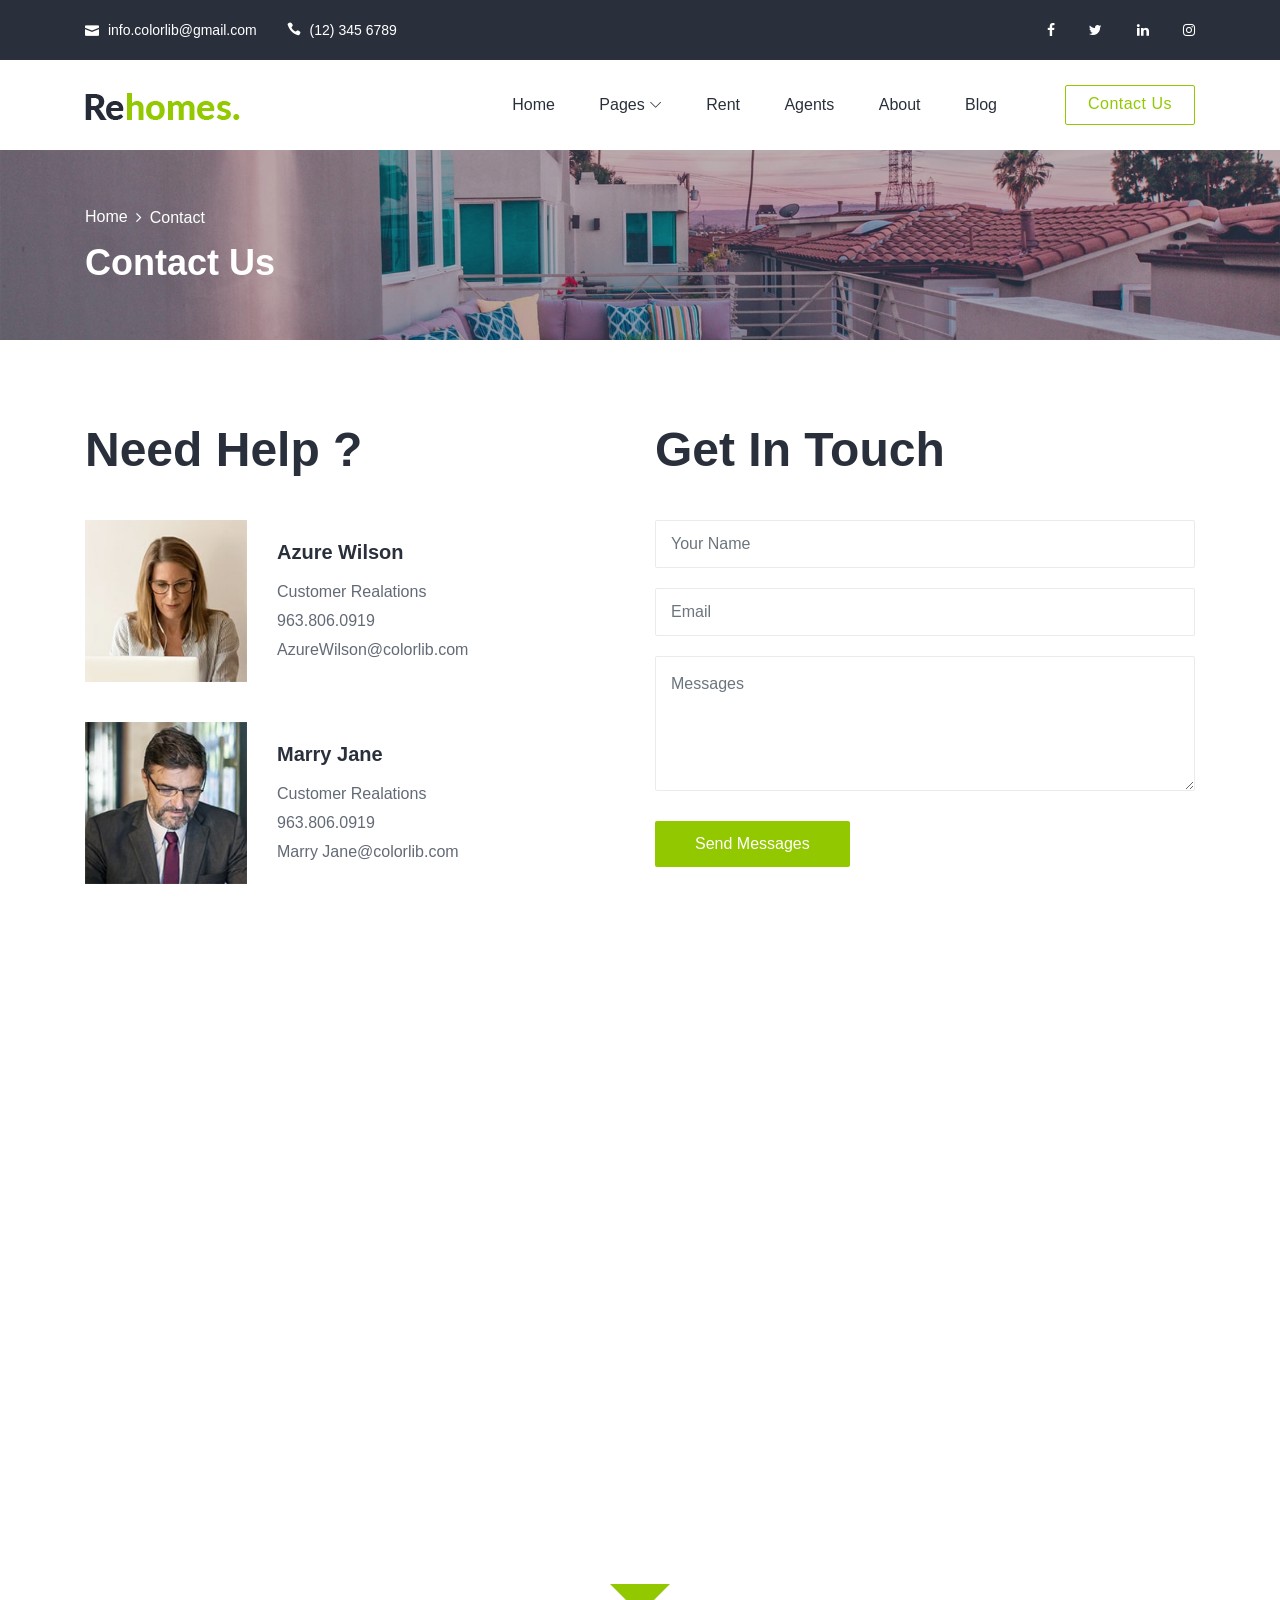
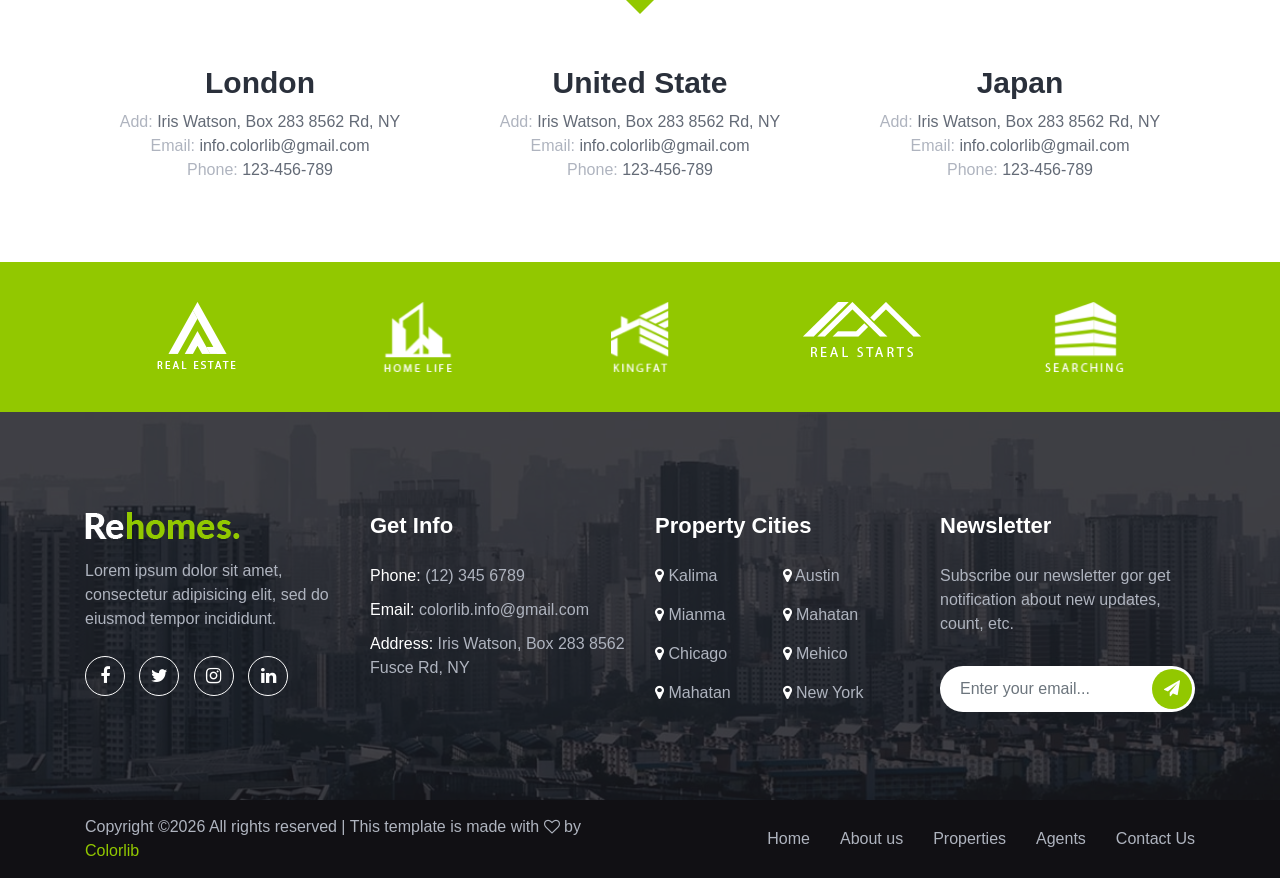
<file: static/rehomes/contact.html>
<!DOCTYPE html>
<html lang="en">

<head>
    <meta charset="UTF-8">
    <meta name="description" content="">
    <meta http-equiv="X-UA-Compatible" content="IE=edge">
    <meta name="viewport" content="width=device-width, initial-scale=1, shrink-to-fit=no">

    <!-- Title -->
    <title>Rehomes - Real Estate HTML Template</title>

    <!-- Favicon -->
    <link rel="icon" href="./img/core-img/favicon.png">

    <!-- Stylesheet -->
    <link rel="stylesheet" href="style.css">

</head>

<body>
    <!-- Preloader -->
    <div id="preloader">
        <div class="loader"></div>
    </div>

    <!-- **** Header Area Start **** -->
    <header class="header-area">
        <!-- Top Header Area Start -->
        <div class="top-header-area">
            <div class="container h-100">
                <div class="row h-100 align-items-center">
                    <div class="col-6">
                        <div class="top-header-content">
                            <a href="#"><i class="icon_mail"></i> <span>info.colorlib@gmail.com</span></a>
                            <a href="#"><i class="icon_phone"></i> <span>(12) 345 6789</span></a>
                        </div>
                    </div>
                    <div class="col-6">
                        <div class="top-header-content">
                            <!-- Top Social Area -->
                            <div class="top-social-area ml-auto">
                                <a href="#"><i class="fa fa-facebook" aria-hidden="true"></i></a>
                                <a href="#"><i class="fa fa-twitter" aria-hidden="true"></i></a>
                                <a href="#"><i class="fa fa-linkedin" aria-hidden="true"></i></a>
                                <a href="#"><i class="fa fa-instagram" aria-hidden="true"></i></a>
                            </div>
                        </div>
                    </div>
                </div>
            </div>
        </div>
        <!-- Top Header Area End -->

        <!-- Main Header Start -->
        <div class="main-header-area animated">
            <div class="classy-nav-container breakpoint-off">
                <div class="container">
                    <!-- Classy Menu -->
                    <nav class="classy-navbar justify-content-between" id="rehomesNav">

                        <!-- Logo -->
                        <a class="nav-brand" href="./index.html"><img src="./img/core-img/logo.png" alt=""></a>

                        <!-- Navbar Toggler -->
                        <div class="classy-navbar-toggler">
                            <span class="navbarToggler"><span></span><span></span><span></span></span>
                        </div>

                        <!-- Menu -->
                        <div class="classy-menu">
                            <!-- Menu Close Button -->
                            <div class="classycloseIcon">
                                <div class="cross-wrap"><span class="top"></span><span class="bottom"></span></div>
                            </div>
                            <!-- Nav Start -->
                            <div class="classynav">
                                <ul id="nav">
                                    <li class="active"><a href="./index.html">Home</a></li>
                                    <li><a href="#">Pages</a>
                                        <ul class="dropdown">
                                            <li class="active"><a href="./index.html">- Home</a></li>
                                            <li><a href="./about.html">- About</a></li>
                                            <li><a href="./agent.html">- Agent</a></li>
                                            <li><a href="./rent.html">- Rent</a></li>
                                            <li><a href="./properties-details.html">- Property Details</a></li>
                                            <li><a href="./blog.html">- Blog</a></li>
                                            <li><a href="./single-blog.html">- Single Blog</a></li>
                                            <li><a href="./contact.html">- Contact</a></li>
                                            <li><a href="#">- Dropdown</a>
                                                <ul class="dropdown">
                                                    <li><a href="#">- Dropdown Item</a></li>
                                                    <li><a href="#">- Dropdown Item</a></li>
                                                    <li><a href="#">- Dropdown Item</a></li>
                                                    <li><a href="#">- Dropdown Item</a></li>
                                                </ul>
                                            </li>
                                        </ul>
                                    </li>
                                    <li><a href="./rent.html">Rent</a></li>
                                    <li><a href="./agent.html">Agents</a></li>
                                    <li><a href="./about.html">About</a></li>
                                    <li><a href="./blog.html">Blog</a></li>
                                </ul>

                                <!-- Contact btn -->
                                <div class="contact-btn mt-3 mt-lg-0 ml-3 ml-lg-5">
                                    <a href="#">Contact Us</a>
                                </div>
                            </div>
                            <!-- Nav End -->
                        </div>
                    </nav>
                </div>
            </div>
        </div>
    </header>
    <!-- **** Header Area End **** -->

    <!-- **** Breadcrumb Area Start **** -->
    <div class="breadcrumb-area bg-img bg-overlay-3 wow fadeInUp" data-wow-delay="200ms" style="background-image: url(img/bg-img/30.jpg);">
        <div class="container h-100">
            <div class="row h-100 align-items-center">
                <div class="col-12">
                    <div class="breadcrumb-content">
                        <nav aria-label="breadcrumb">
                            <ol class="breadcrumb">
                                <li class="breadcrumb-item"><a href="index.html">Home</a></li>
                                <li class="breadcrumb-item active" aria-current="page">Contact</li>
                            </ol>
                        </nav>
                        <h2 class="page-title">Contact Us</h2>
                    </div>
                </div>
            </div>
        </div>
    </div>
    <!-- **** Breadcrumb Area End **** -->

    <!-- **** Contact Area Start **** -->
    <section class="rehomes-support-and-contact-area section-padding-80-0">
        <div class="container">
            <div class="row">
                <div class="col-12 col-md-6">
                    <div class="contact-information-area mb-80">
                        <!-- Title -->
                        <div class="support-title wow fadeInUp" data-wow-delay="200ms">
                            <h2>Need Help ?</h2>
                        </div>

                        <!-- Support Area Content -->
                        <div class="support-area-content d-flex align-items-center wow fadeInUp" data-wow-delay="200ms">
                            <!-- Support Person Thumb -->
                            <div class="support-perosn-thumb">
                                <img src="img/bg-img/35.jpg" alt="">
                            </div>
                            <div class="supprto-meta">
                                <h4>Azure Wilson</h4>
                                <p>Customer Realations</p>
                                <p>963.806.0919</p>
                                <p>AzureWilson@colorlib.com</p>
                            </div>
                        </div>

                        <!-- Support Area Content -->
                        <div class="support-area-content d-flex align-items-center wow fadeInUp" data-wow-delay="200ms">
                            <!-- Support Person Thumb -->
                            <div class="support-perosn-thumb">
                                <img src="img/bg-img/36.jpg" alt="">
                            </div>
                            <div class="supprto-meta">
                                <h4>Marry Jane</h4>
                                <p>Customer Realations</p>
                                <p>963.806.0919</p>
                                <p>Marry Jane@colorlib.com</p>
                            </div>
                        </div>
                    </div>
                </div>

                <div class="col-12 col-md-6">
                    <!-- Leave A Reply -->
                    <div class="rehomes-contact-form mb-80 wow fadeInUp" data-wow-delay="200ms">
                        <!-- Title -->
                        <div class="support-title">
                            <h2>Get In Touch</h2>
                        </div>

                        <!-- Form -->
                        <form class="support-form" action="#" method="post">
                            <div class="row">
                                <div class="col-12">
                                    <input type="text" name="message-name" class="form-control mb-20" placeholder="Your Name">
                                </div>
                                <div class="col-12">
                                    <input type="email" name="message-email" class="form-control mb-20" placeholder="Email">
                                </div>
                                <div class="col-12">
                                    <textarea name="message" class="form-control mb-30" placeholder="Messages"></textarea>
                                </div>
                                <div class="col-12">
                                    <button type="submit" class="btn rehomes-btn">Send Messages</button>
                                </div>
                            </div>
                        </form>
                    </div>
                </div>
            </div>
        </div>
    </section>
    <!-- **** Contact Area End **** -->

    <!-- **** Google Maps **** -->
    <div class="contact-maps mb-80 wow fadeInUp" data-wow-delay="200ms">
        <div class="bottom-arrow"></div>
        <!-- Maps Iframe -->
        <iframe src="https://www.google.com/maps/embed?pb=!1m18!1m12!1m3!1d8148.712307515693!2d-75.44253062844327!3d43.77270348052156!2m3!1f0!2f0!3f0!3m2!1i1024!2i768!4f13.1!3m3!1m2!1s0x89d8ba8be82f81b3%3A0x5fa5f4eeadd52643!2sWatson%2C+NY%2C+USA!5e0!3m2!1sen!2sbd!4v1551758930043" allowfullscreen></iframe>
    </div>

    <!-- **** Contact Information Start **** -->
    <div class="contact--information-">
        <div class="container">
            <div class="row mb-40">
                <!-- Contact Info Area -->
                <div class="col-12 col-md-4">
                    <div class="contact--info-area text-center wow fadeInUp" data-wow-delay="200ms">
                        <h4>London</h4>
                        <p>Add: <span>Iris Watson, Box 283 8562 Rd, NY</span></p>
                        <p>Email: <span>info.colorlib@gmail.com</span></p>
                        <p>Phone: <span>123-456-789</span></p>
                    </div>
                </div>

                <!-- Contact Info Area -->
                <div class="col-12 col-md-4">
                    <div class="contact--info-area text-center wow fadeInUp" data-wow-delay="200ms">
                        <h4>United State</h4>
                        <p>Add: <span>Iris Watson, Box 283 8562 Rd, NY</span></p>
                        <p>Email: <span>info.colorlib@gmail.com</span></p>
                        <p>Phone: <span>123-456-789</span></p>
                    </div>
                </div>

                <!-- Contact Info Area -->
                <div class="col-12 col-md-4">
                    <div class="contact--info-area text-center wow fadeInUp" data-wow-delay="200ms">
                        <h4>Japan</h4>
                        <p>Add: <span>Iris Watson, Box 283 8562 Rd, NY</span></p>
                        <p>Email: <span>info.colorlib@gmail.com</span></p>
                        <p>Phone: <span>123-456-789</span></p>
                    </div>
                </div>
            </div>
        </div>
    </div>
    <!-- **** Contact Information End **** -->

    <!-- **** Partner Area Start **** -->
    <div class="partner-area">
        <div class="container">
            <div class="row">
                <div class="col-12">
                    <div class="partner-logo-slide owl-carousel">
                        <!-- Single Partner Logo -->
                        <a href="#" class="partner-logo wow fadeInUp" data-wow-delay="100ms"><img src="img/core-img/1.png" alt=""></a>
                        <!-- Single Partner Logo -->
                        <a href="#" class="partner-logo wow fadeInUp" data-wow-delay="300ms"><img src="img/core-img/2.png" alt=""></a>
                        <!-- Single Partner Logo -->
                        <a href="#" class="partner-logo wow fadeInUp" data-wow-delay="500ms"><img src="img/core-img/3.png" alt=""></a>
                        <!-- Single Partner Logo -->
                        <a href="#" class="partner-logo wow fadeInUp" data-wow-delay="700ms"><img src="img/core-img/4.png" alt=""></a>
                        <!-- Single Partner Logo -->
                        <a href="#" class="partner-logo wow fadeInUp" data-wow-delay="900ms"><img src="img/core-img/5.png" alt=""></a>
                    </div>
                </div>
            </div>
        </div>
    </div>
    <!-- **** Partner Area End **** -->

    <!-- **** Footer Area Start **** -->
    <footer class="footer-area bg-img bg-overlay-2 section-padding-100-0" style="background-image: url(img/bg-img/17.jpg);">
        <!-- Main Footer Area -->
        <div class="main-footer-area">
            <div class="container">
                <div class="row justify-content-between">

                    <!-- Footer Widget Area -->
                    <div class="col-12 col-sm-6 col-lg-3">
                        <div class="single-footer-widget mb-80">
                            <!-- Footer Logo -->
                            <a href="#" class="footer-logo"><img src="img/core-img/logo-2.png" alt=""></a>

                            <p>Lorem ipsum dolor sit amet, consectetur adipisicing elit, sed do eiusmod tempor incididunt.</p>
                            <!-- Social Info -->
                            <div class="social-info">
                                <a href="#"><i class="fa fa-facebook" aria-hidden="true"></i></a>
                                <a href="#"><i class="fa fa-twitter" aria-hidden="true"></i></a>
                                <a href="#"><i class="fa fa-instagram" aria-hidden="true"></i></a>
                                <a href="#"><i class="fa fa-linkedin" aria-hidden="true"></i></a>
                            </div>
                        </div>
                    </div>

                    <!-- Footer Widget Area -->
                    <div class="col-12 col-sm-6 col-lg-3">
                        <div class="single-footer-widget mb-80">
                            <!-- Widget Title -->
                            <h5 class="widget-title">Get info</h5>

                            <!-- Contact Area -->
                            <div class="footer-contact">
                                <p>Phone: <span>(12) 345 6789</span></p>
                                <p>Email: <span>colorlib.info@gmail.com</span></p>
                                <p>Address: <span>Iris Watson, Box 283 8562 Fusce Rd, NY</span></p>
                            </div>
                        </div>
                    </div>

                    <!-- Footer Widget Area -->
                    <div class="col-12 col-sm-6 col-lg-3">
                        <div class="single-footer-widget mb-80">
                            <!-- Widget Title -->
                            <h5 class="widget-title">Property Cities</h5>

                            <!-- Footer Nav -->
                            <ul class="footer-nav d-flex flex-wrap">
                                <li><a href="#"><i class="fa fa-map-marker" aria-hidden="true"></i> Kalima</a></li>
                                <li><a href="#"><i class="fa fa-map-marker" aria-hidden="true"></i> Austin</a></li>
                                <li><a href="#"><i class="fa fa-map-marker" aria-hidden="true"></i> Mianma</a></li>
                                <li><a href="#"><i class="fa fa-map-marker" aria-hidden="true"></i> Mahatan</a></li>
                                <li><a href="#"><i class="fa fa-map-marker" aria-hidden="true"></i> Chicago</a></li>
                                <li><a href="#"><i class="fa fa-map-marker" aria-hidden="true"></i> Mehico</a></li>
                                <li><a href="#"><i class="fa fa-map-marker" aria-hidden="true"></i> Mahatan</a></li>
                                <li><a href="#"><i class="fa fa-map-marker" aria-hidden="true"></i> New York</a></li>
                            </ul>
                        </div>
                    </div>

                    <!-- Footer Widget Area -->
                    <div class="col-12 col-sm-6 col-lg-3">
                        <div class="single-footer-widget mb-80">
                            <!-- Widget Title -->
                            <h5 class="widget-title">Newsletter</h5>

                            <p>Subscribe our newsletter gor get notification about new updates, count, etc.</p>
                            <!-- Newsletter Form -->
                            <form action="index.html" class="nl-form">
                                <input type="email" name="nl-email" class="form-control" placeholder="Enter your email...">
                                <button type="submit"><i class="fa fa-paper-plane" aria-hidden="true"></i></button>
                            </form>
                        </div>
                    </div>
                </div>
            </div>
        </div>

        <!-- Copywrite Area -->
        <div class="copywrite-content">
            <div class="container">
                <div class="row align-items-center">
                    <!-- Copywrite Text -->
                    <div class="col-12 col-sm-6">
                        <div class="copywrite-text">
                            <p><!-- Link back to Colorlib can't be removed. Template is licensed under CC BY 3.0. -->
Copyright &copy;<script>document.write(new Date().getFullYear());</script> All rights reserved | This template is made with <i class="fa fa-heart-o" aria-hidden="true"></i> by <a href="https://colorlib.com" target="_blank">Colorlib</a>
<!-- Link back to Colorlib can't be removed. Template is licensed under CC BY 3.0. --></p>
                        </div>
                    </div>

                    <!-- Footer Menu -->
                    <div class="col-12 col-sm-6">
                        <div class="footer-menu">
                            <ul class="nav">
                                <li><a href="#">Home</a></li>
                                <li><a href="#">About us</a></li>
                                <li><a href="#">Properties</a></li>
                                <li><a href="#">Agents</a></li>
                                <li><a href="#">Contact Us</a></li>
                            </ul>
                        </div>
                    </div>
                </div>
            </div>
        </div>
    </footer>
    <!-- **** Footer Area End **** -->

    <!-- **** All JS Files ***** -->
    <!-- jQuery 2.2.4 -->
    <script src="js/jquery.min.js"></script>
    <!-- Popper -->
    <script src="js/popper.min.js"></script>
    <!-- Bootstrap -->
    <script src="js/bootstrap.min.js"></script>
    <!-- All Plugins -->
    <script src="js/rehomes.bundle.js"></script>
    <!-- Active -->
    <script src="js/default-assets/active.js"></script>

</body>

</html>
</file>
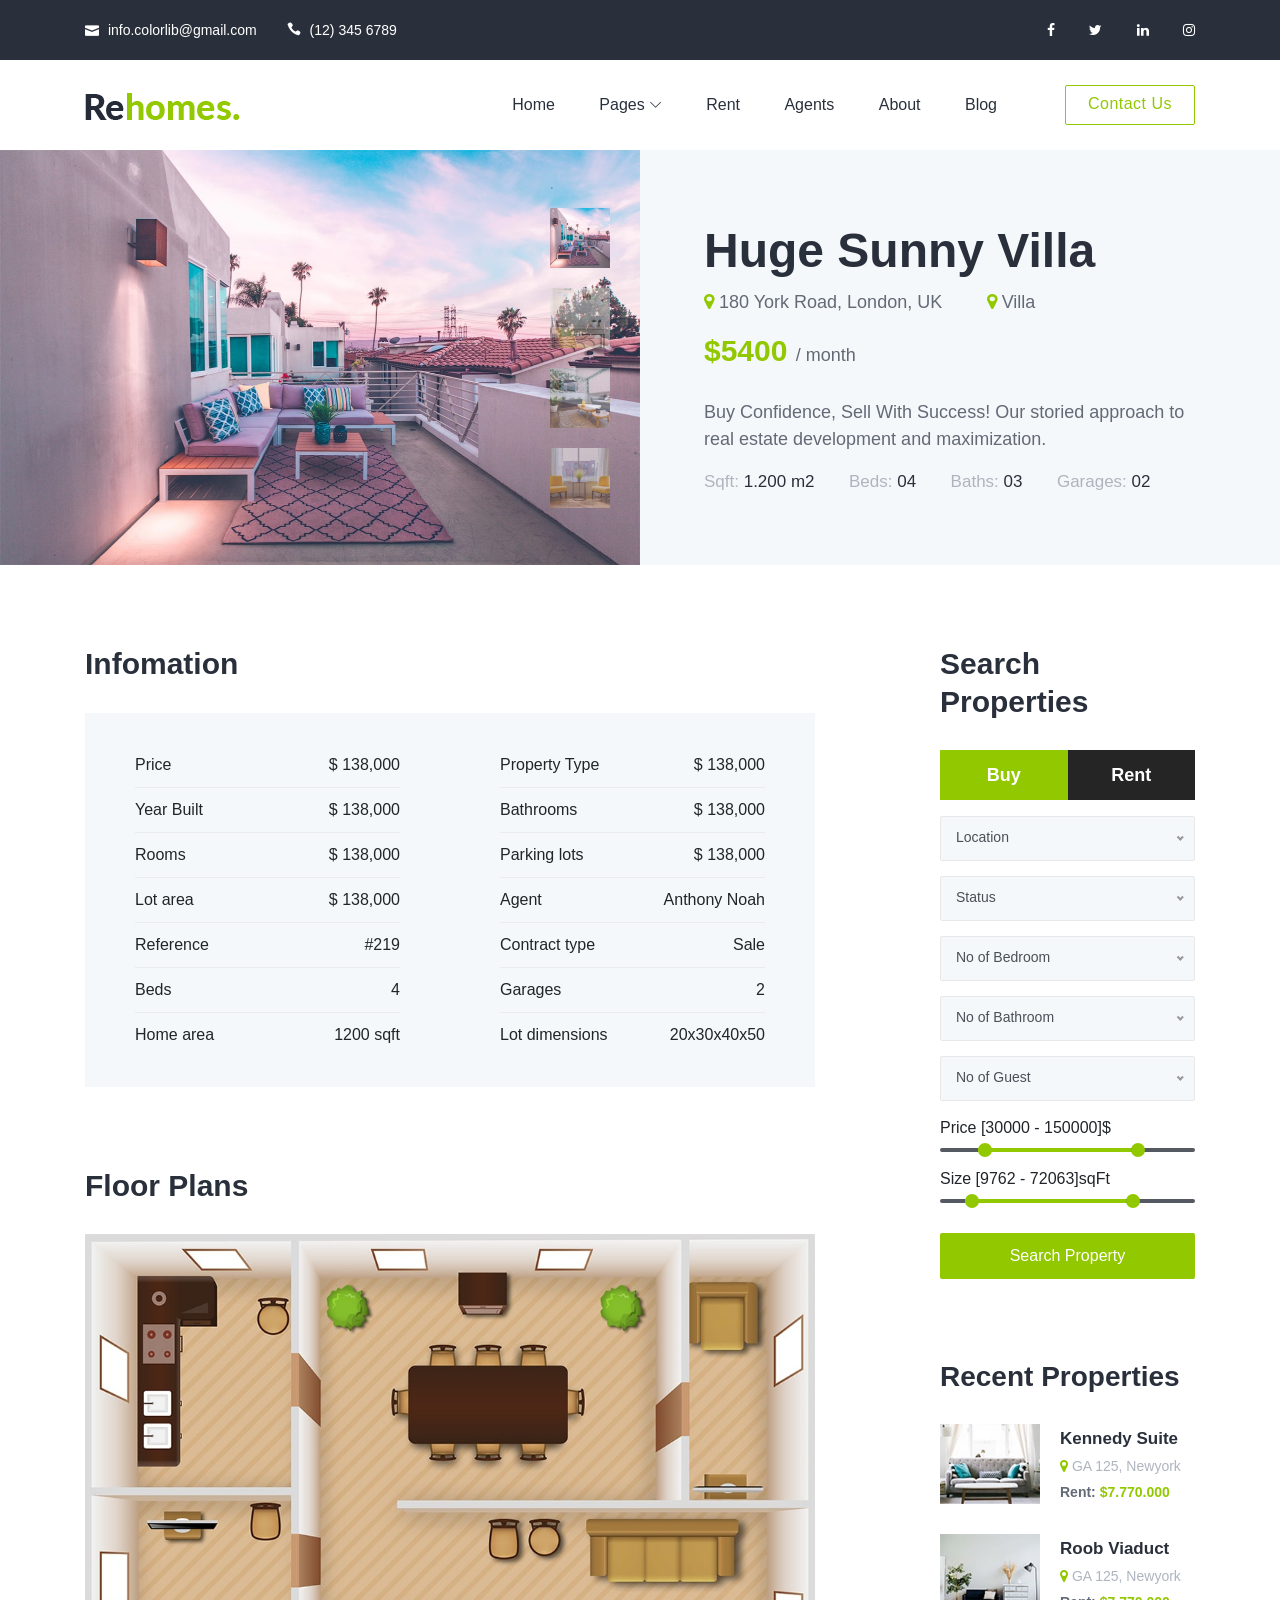
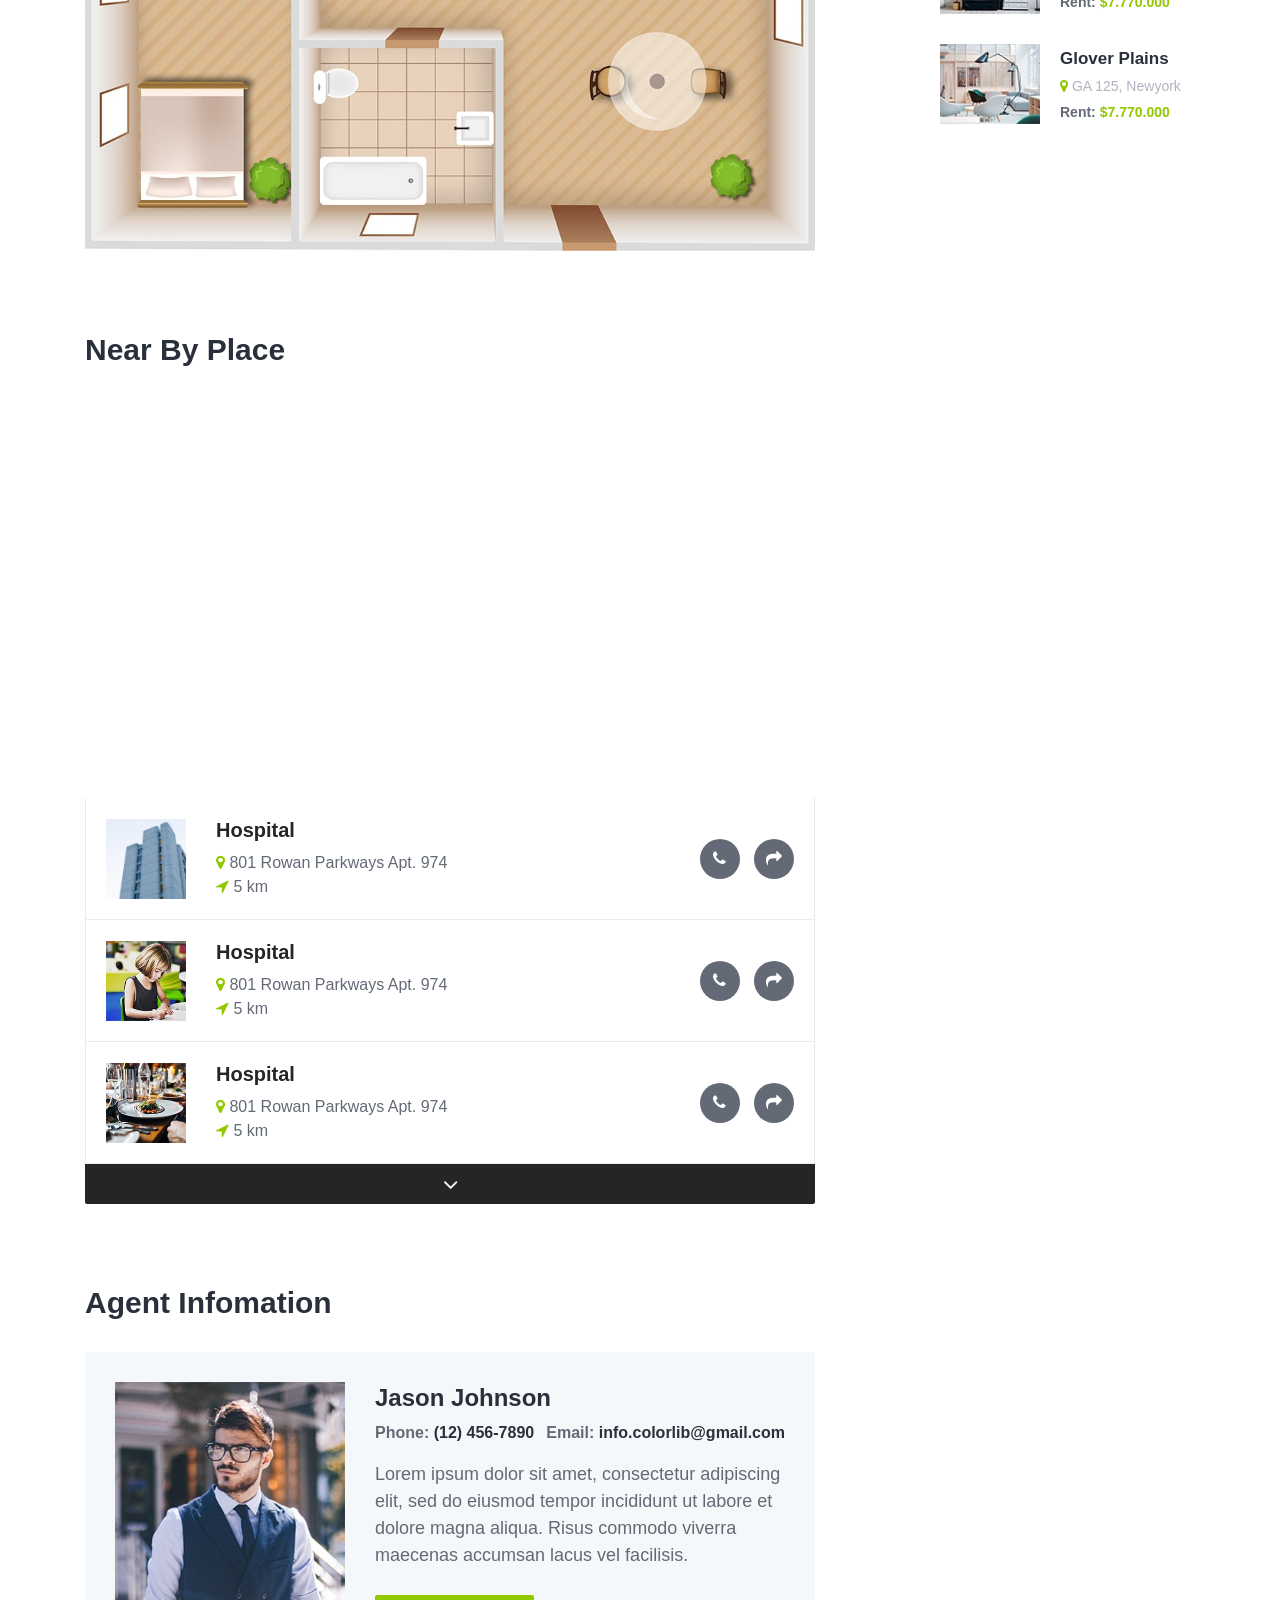
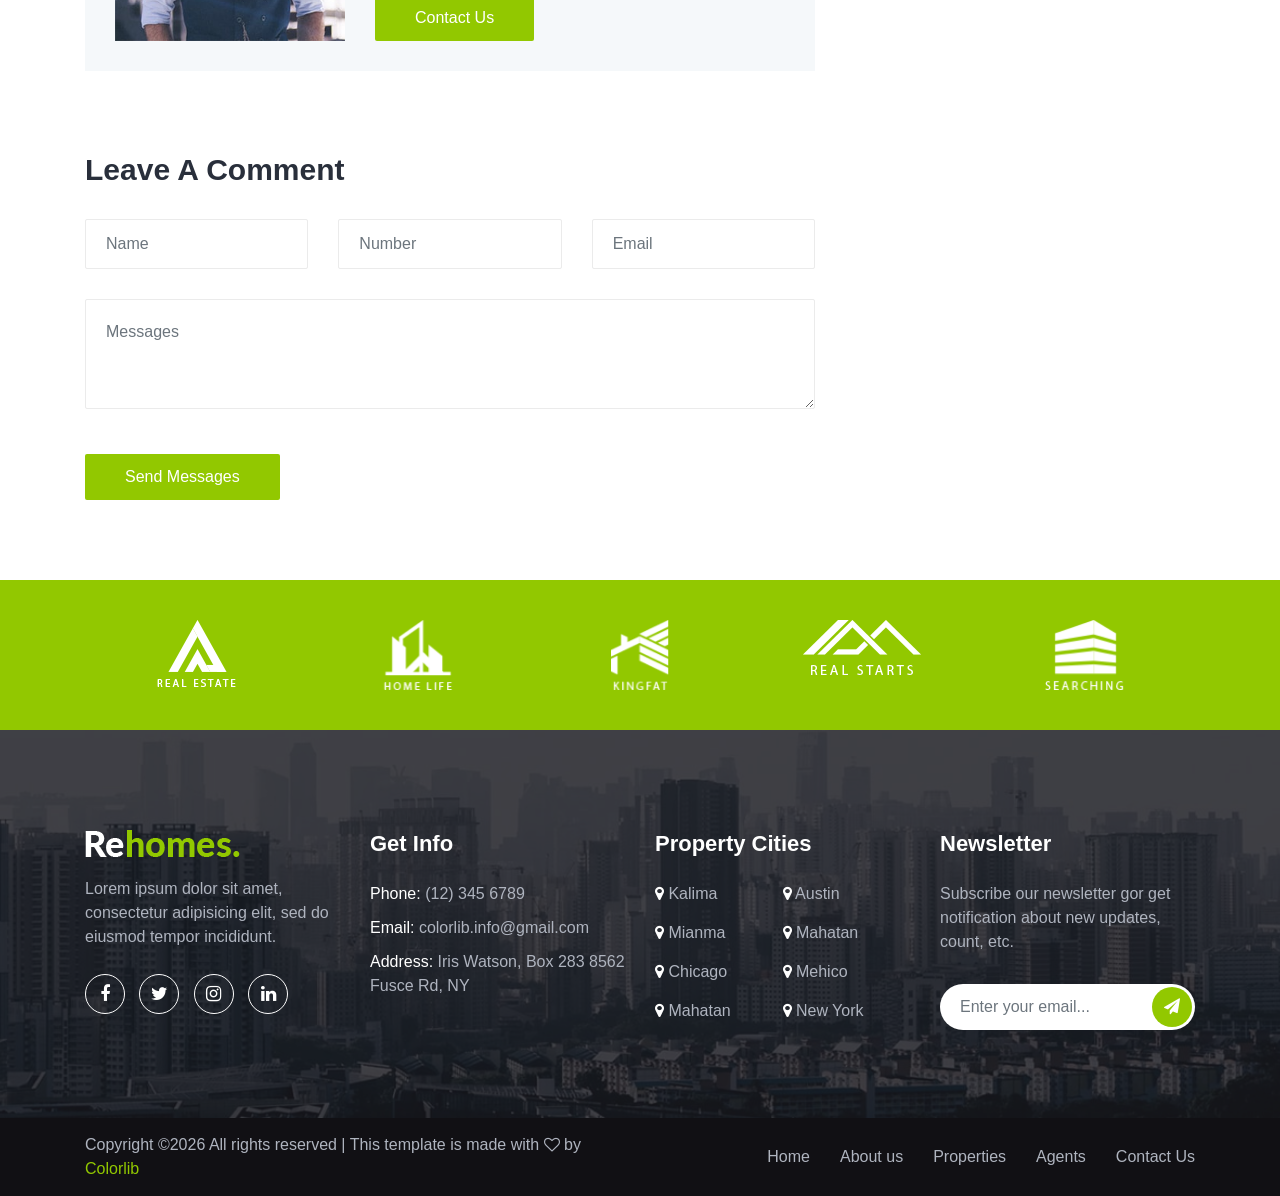
<file: static/rehomes/properties-details.html>
<!DOCTYPE html>
<html lang="en">

<head>
    <meta charset="UTF-8">
    <meta name="description" content="">
    <meta http-equiv="X-UA-Compatible" content="IE=edge">
    <meta name="viewport" content="width=device-width, initial-scale=1, shrink-to-fit=no">

    <!-- Title -->
    <title>Rehomes - Real Estate HTML Template</title>

    <!-- Favicon -->
    <link rel="icon" href="./img/core-img/favicon.png">

    <!-- Stylesheet -->
    <link rel="stylesheet" href="style.css">

</head>

<body>
    <!-- Preloader -->
    <div id="preloader">
        <div class="loader"></div>
    </div>

    <!-- **** Header Area Start **** -->
    <header class="header-area">
        <!-- Top Header Area Start -->
        <div class="top-header-area">
            <div class="container h-100">
                <div class="row h-100 align-items-center">
                    <div class="col-6">
                        <div class="top-header-content">
                            <a href="#"><i class="icon_mail"></i> <span>info.colorlib@gmail.com</span></a>
                            <a href="#"><i class="icon_phone"></i> <span>(12) 345 6789</span></a>
                        </div>
                    </div>
                    <div class="col-6">
                        <div class="top-header-content">
                            <!-- Top Social Area -->
                            <div class="top-social-area ml-auto">
                                <a href="#"><i class="fa fa-facebook" aria-hidden="true"></i></a>
                                <a href="#"><i class="fa fa-twitter" aria-hidden="true"></i></a>
                                <a href="#"><i class="fa fa-linkedin" aria-hidden="true"></i></a>
                                <a href="#"><i class="fa fa-instagram" aria-hidden="true"></i></a>
                            </div>
                        </div>
                    </div>
                </div>
            </div>
        </div>
        <!-- Top Header Area End -->

        <!-- Main Header Start -->
        <div class="main-header-area animated">
            <div class="classy-nav-container breakpoint-off">
                <div class="container">
                    <!-- Classy Menu -->
                    <nav class="classy-navbar justify-content-between" id="rehomesNav">

                        <!-- Logo -->
                        <a class="nav-brand" href="./index.html"><img src="./img/core-img/logo.png" alt=""></a>

                        <!-- Navbar Toggler -->
                        <div class="classy-navbar-toggler">
                            <span class="navbarToggler"><span></span><span></span><span></span></span>
                        </div>

                        <!-- Menu -->
                        <div class="classy-menu">
                            <!-- Menu Close Button -->
                            <div class="classycloseIcon">
                                <div class="cross-wrap"><span class="top"></span><span class="bottom"></span></div>
                            </div>
                            <!-- Nav Start -->
                            <div class="classynav">
                                <ul id="nav">
                                    <li class="active"><a href="./index.html">Home</a></li>
                                    <li><a href="#">Pages</a>
                                        <ul class="dropdown">
                                            <li class="active"><a href="./index.html">- Home</a></li>
                                            <li><a href="./about.html">- About</a></li>
                                            <li><a href="./agent.html">- Agent</a></li>
                                            <li><a href="./rent.html">- Rent</a></li>
                                            <li><a href="./properties-details.html">- Property Details</a></li>
                                            <li><a href="./blog.html">- Blog</a></li>
                                            <li><a href="./single-blog.html">- Single Blog</a></li>
                                            <li><a href="./contact.html">- Contact</a></li>
                                            <li><a href="#">- Dropdown</a>
                                                <ul class="dropdown">
                                                    <li><a href="#">- Dropdown Item</a></li>
                                                    <li><a href="#">- Dropdown Item</a></li>
                                                    <li><a href="#">- Dropdown Item</a></li>
                                                    <li><a href="#">- Dropdown Item</a></li>
                                                </ul>
                                            </li>
                                        </ul>
                                    </li>
                                    <li><a href="./rent.html">Rent</a></li>
                                    <li><a href="./agent.html">Agents</a></li>
                                    <li><a href="./about.html">About</a></li>
                                    <li><a href="./blog.html">Blog</a></li>
                                </ul>

                                <!-- Contact btn -->
                                <div class="contact-btn mt-3 mt-lg-0 ml-3 ml-lg-5">
                                    <a href="#">Contact Us</a>
                                </div>
                            </div>
                            <!-- Nav End -->
                        </div>
                    </nav>
                </div>
            </div>
        </div>
    </header>
    <!-- **** Header Area End **** -->

    <!-- **** Properties Hero Area Start **** -->
    <div class="properties-hero-area d-flex flex-wrap align-items-center mb-80">
        <div class="properties-slide">
            <!-- Properties Slider -->
            <div id="property-thumb-silde" class="carousel slide wow fadeInUp" data-wow-delay="200ms" data-ride="carousel">
                <ol class="carousel-indicators">
                    <li data-target="#property-thumb-silde" data-slide-to="0" class="active" style="background-image: url(img/bg-img/64.jpg);"></li>
                    <li data-target="#property-thumb-silde" data-slide-to="1" style="background-image: url(img/bg-img/65.jpg);"></li>
                    <li data-target="#property-thumb-silde" data-slide-to="2" style="background-image: url(img/bg-img/66.jpg);"></li>
                    <li data-target="#property-thumb-silde" data-slide-to="3" style="background-image: url(img/bg-img/67.jpg);"></li>
                </ol>

                <div class="carousel-inner">
                    <div class="carousel-item active">
                        <img src="img/bg-img/64.jpg" class="d-block w-100" alt="...">
                    </div>
                    <div class="carousel-item">
                        <img src="img/bg-img/65.jpg" class="d-block w-100" alt="...">
                    </div>
                    <div class="carousel-item">
                        <img src="img/bg-img/66.jpg" class="d-block w-100" alt="...">
                    </div>
                    <div class="carousel-item">
                        <img src="img/bg-img/67.jpg" class="d-block w-100" alt="...">
                    </div>
                </div>
            </div>
        </div>

        <!-- Properties Content Area -->
        <div class="properties-content-area wow fadeInUp" data-wow-delay="200ms">
            <div class="properties-content-info">
                <h2>Huge Sunny Villa</h2>
                <div class="properties-location">
                    <p><i class="fa fa-map-marker" aria-hidden="true"></i> 180 York Road, London, UK</p>
                    <p><i class="fa fa-map-marker" aria-hidden="true"></i> Villa</p>
                </div>
                <h4 class="properties-rate">$5400 <span>/ month</span></h4>
                <p>Buy Confidence, Sell With Success! Our storied approach to real estate development and maximization.</p>
                <!-- Properties Info -->
                <div class="properties-info">
                    <p>Sqft: <span>1.200 m2</span></p>
                    <p>Beds: <span>04</span></p>
                    <p>Baths: <span>03</span></p>
                    <p>Garages: <span>02</span></p>
                </div>
            </div>
        </div>
    </div>
    <!-- **** Properties Hero Area End **** -->

    <!-- **** Properties-area Start **** -->
    <div class="rehomes-properties-area">
        <div class="container">
            <div class="row justify-content-between">
                <div class="col-12 col-lg-8">
                    <!-- Information Area -->
                    <div class="information-area mb-80 wow fadeInUp" data-wow-delay="200ms">
                        <h4 class="mb-30">Infomation</h4>

                        <!--Information Content -->
                        <div class="information-content">
                            <ul class="d-flex flex-wrap">
                                <li><span>Price</span> <span>$ 138,000</span></li>
                                <li><span>Property Type</span> <span>$ 138,000</span></li>
                                <li><span>Year Built</span> <span>$ 138,000</span></li>
                                <li><span>Bathrooms</span> <span>$ 138,000</span></li>
                                <li><span>Rooms</span> <span>$ 138,000</span></li>
                                <li><span>Parking lots</span> <span>$ 138,000</span></li>
                                <li><span>Lot area</span> <span>$ 138,000</span></li>
                                <li><span>Agent</span> <span>Anthony Noah</span></li>
                                <li><span>Reference</span> <span>#219</span></li>
                                <li><span>Contract type</span> <span>Sale</span></li>
                                <li><span>Beds</span> <span>4</span></li>
                                <li><span>Garages</span> <span>2</span></li>
                                <li><span>Home area</span> <span>1200 sqft</span></li>
                                <li><span>Lot dimensions</span> <span>20x30x40x50</span></li>
                            </ul>
                        </div>
                    </div>

                    <!-- Floor Thumb Content -->
                    <div class="floor-thumb-content mb-80 wow fadeInUp" data-wow-delay="200ms">
                        <h4 class="mb-30">Floor Plans</h4>

                        <!-- Floor Thumb -->
                        <div class="floor-thumb">
                            <img src="img/bg-img/68.jpg" alt="">
                        </div>
                    </div>

                    <!-- Search Location Area -->
                    <div class="search-location-area mb-80 wow fadeInUp" data-wow-delay="200ms">
                        <h4 class="mb-30">Near By Place</h4>

                        <!-- Location Maps -->
                        <div class="loction-map">
                            <iframe src="https://www.google.com/maps/embed?pb=!1m18!1m12!1m3!1d19892.026971487212!2d-0.19247374135275525!3d51.4489138369289!2m3!1f0!2f0!3f0!3m2!1i1024!2i768!4f13.1!3m3!1m2!1s0x47d8a00baf21de75%3A0x52963a5addd52a99!2sLondon%2C+UK!5e0!3m2!1sen!2sbd!4v1551753138954" allowfullscreen></iframe>
                        </div>

                        <!-- Single Location Content -->
                        <div class="single-location-content d-flex align-items-center justify-content-between">
                            <!-- Location Thumb And Info -->
                            <div class="location-thumb-info d-flex align-items-center">
                                <!-- Location Thumb -->
                                <div class="location-thumb">
                                    <img src="img/bg-img/69.jpg" alt="">
                                </div>
                                <!-- Location Info -->
                                <div class="location-info">
                                    <h5>Hospital</h5>
                                    <p><i class="fa fa-map-marker" aria-hidden="true"></i> 801 Rowan Parkways Apt. 974</p>
                                    <p><i class="fa fa-location-arrow" aria-hidden="true"></i> 5 km</p>
                                </div>
                            </div>

                            <!-- Contact Location -->
                            <div class="contact-location-btn">
                                <!-- Phone -->
                                <a class="phone" href="#"><i class="fa fa-phone" aria-hidden="true"></i></a>
                                <!-- Share -->
                                <a class="share" href="#"><i class="fa fa-share" aria-hidden="true"></i></a>
                            </div>
                        </div>

                        <!-- Single Location Content -->
                        <div class="single-location-content d-flex align-items-center justify-content-between">
                            <!-- Location Thumb And Info -->
                            <div class="location-thumb-info  d-flex align-items-center">
                                <!-- Location Thumb -->
                                <div class="location-thumb">
                                    <img src="img/bg-img/70.jpg" alt="">
                                </div>
                                <!-- Location Info -->
                                <div class="location-info">
                                    <h5>Hospital</h5>
                                    <p><i class="fa fa-map-marker" aria-hidden="true"></i> 801 Rowan Parkways Apt. 974</p>
                                    <p><i class="fa fa-location-arrow" aria-hidden="true"></i> 5 km</p>
                                </div>
                            </div>

                            <!-- Contact Location -->
                            <div class="contact-location-btn">
                                <!-- Phone -->
                                <a class="phone" href="#"><i class="fa fa-phone" aria-hidden="true"></i></a>
                                <!-- Share -->
                                <a class="share" href="#"><i class="fa fa-share" aria-hidden="true"></i></a>
                            </div>
                        </div>

                        <!-- Single Location Content -->
                        <div class="single-location-content d-flex align-items-center justify-content-between">
                            <!-- Location Thumb And Info -->
                            <div class="location-thumb-info  d-flex align-items-center">
                                <!-- Location Thumb -->
                                <div class="location-thumb">
                                    <img src="img/bg-img/71.jpg" alt="">
                                </div>
                                <!-- Location Info -->
                                <div class="location-info">
                                    <h5>Hospital</h5>
                                    <p><i class="fa fa-map-marker" aria-hidden="true"></i> 801 Rowan Parkways Apt. 974</p>
                                    <p><i class="fa fa-location-arrow" aria-hidden="true"></i> 5 km</p>
                                </div>
                            </div>

                            <!-- Contact Location -->
                            <div class="contact-location-btn">
                                <!-- Phone -->
                                <a class="phone" href="#"><i class="fa fa-phone" aria-hidden="true"></i></a>
                                <!-- Share -->
                                <a class="share" href="#"><i class="fa fa-share" aria-hidden="true"></i></a>
                            </div>
                        </div>

                        <!-- More Location Btn -->
                        <button class="btn more-location-btn"><i class="fa fa-angle-down" aria-hidden="true"></i></button>
                    </div>

                    <!-- Agent Information -->
                    <div class="agent-information-area mb-80 wow fadeInUp" data-wow-delay="200ms">
                        <h4 class="mb-30">Agent Infomation</h4>

                        <!-- Agent Information Info -->
                        <div class="agent-information-info d-flex align-items-center">
                            <!-- Agent Thumb -->
                            <div class="agent-thumb">
                                <img src="img/bg-img/72.jpg" alt="">
                            </div>
                            <!-- Agent Info -->
                            <div class="agent-info">
                                <h4>Jason Johnson</h4>
                                <!-- Agent Contact -->
                                <div class="agent-contact d-flex justify-content-between">
                                    <p>Phone: <span>(12) 456-7890</span></p>
                                    <p>Email: <span>info.colorlib@gmail.com</span></p>
                                </div>
                                <p>Lorem ipsum dolor sit amet, consectetur adipiscing elit, sed do eiusmod tempor incididunt ut labore et dolore magna aliqua. Risus commodo viverra maecenas accumsan lacus vel facilisis. </p>
                                <a class="btn rehomes-btn mt-10" href="#">Contact us</a>
                            </div>
                        </div>
                    </div>

                    <!-- Leave A Reply -->
                    <div class="rehomes-comment-form mb-80 wow fadeInUp" data-wow-delay="200ms">
                        <h4 class="mb-30">Leave A Comment</h4>

                        <!-- Form -->
                        <form class="#" method="post">
                            <div class="row">
                                <div class="col-12 col-lg-4">
                                    <input type="text" name="message-name" class="form-control mb-30" placeholder="Name">
                                </div>
                                <div class="col-12 col-lg-4">
                                    <input type="text" name="phone" class="form-control mb-30" placeholder="Number">
                                </div>
                                <div class="col-12 col-lg-4">
                                    <input type="email" name="message-email" class="form-control mb-30" placeholder="Email">
                                </div>
                                <div class="col-12">
                                    <textarea name="message" class="form-control mb-30" placeholder="Messages"></textarea>
                                </div>
                                <div class="col-12">
                                    <button type="submit" class="btn rehomes-btn mt-15">Send Messages</button>
                                </div>
                            </div>
                        </form>
                    </div>
                </div>

                <!-- Sidebar Area -->
                <div class="col-12 col-md-6 col-lg-4 col-xl-3">
                    <div class="rehomes-property-sidebar-area">
                       
                        <!-- Property Search Form -->
                        <div class="property-search-form-area mb-80 wow fadeInUp" data-wow-delay="200ms">
                            <h4 class="mb-30">Search Properties</h4>

                            <form action="#" method="get">
                                <div class="row">
                                    <div class="col-12">
                                        <!-- Search Btn -->
                                        <div class="search-property-btn">
                                            <fieldset class="form-group">
                                                <div class="form-check">
                                                    <input class="form-check-input" type="radio" name="rehomesbuy" id="buy" value="buy" checked>
                                                    <label class="form-check-label" for="buy">Buy</label>
                                                </div>
                                                <div class="form-check">
                                                    <input class="form-check-input" type="radio" name="rehomesbuy" id="rent" value="rent">
                                                    <label class="form-check-label" for="rent">Rent</label>
                                                </div>
                                            </fieldset>
                                        </div>
                                    </div>
                                    <div class="col-12">
                                        <select name="location" id="location" class="form-control">
                                            <option value="01">Location</option>
                                            <option value="02">Armenia</option>
                                            <option value="03">Argentina</option>
                                            <option value="04">Australia</option>
                                            <option value="05">Belgium</option>
                                            <option value="06">Botswana</option>
                                        </select>
                                    </div>
                                    <div class="col-12">
                                        <select name="status" id="status" class="form-control">
                                            <option value="01">Status</option>
                                            <option value="02">Commercial</option>
                                            <option value="03">Office</option>
                                            <option value="04">Villa</option>
                                            <option value="05">Apartment</option>
                                            <option value="06">Condominium</option>
                                        </select>
                                    </div>
                                    <div class="col-12">
                                        <select name="bedroom" id="bedroom" class="form-control">
                                            <option value="01">No of Bedroom</option>
                                            <option value="02">02</option>
                                            <option value="03">03</option>
                                            <option value="04">04</option>
                                            <option value="05">05</option>
                                            <option value="06">06</option>
                                        </select>
                                    </div>
                                    <div class="col-12">
                                        <select name="bathroom" id="bathroom" class="form-control">
                                            <option value="01">No of Bathroom</option>
                                            <option value="02">02</option>
                                            <option value="03">03</option>
                                            <option value="04">04</option>
                                            <option value="05">05</option>
                                            <option value="06">06</option>
                                        </select>
                                    </div>
                                    <div class="col-12">
                                        <select name="guest" id="guest" class="form-control">
                                            <option value="01">No of Guest</option>
                                            <option value="02">02</option>
                                            <option value="03">03</option>
                                            <option value="04">04</option>
                                            <option value="05">05</option>
                                            <option value="06">06</option>
                                        </select>
                                    </div>
                                    <div class="col-12">
                                        <div class="slider-range mb-15">
                                            <div class="range-price mb-2">Price [30000 - 150000]$</div>
                                            <div class="slider-range-price ui-slider ui-slider-horizontal ui-widget ui-widget-content ui-corner-all" data-min="0" data-max="200000" data-unit="$" data-value-min="30000" data-value-max="150000" data-label-result="Price">
                                                <div class="ui-slider-range ui-widget-header ui-corner-all"></div>
                                                <span class="ui-slider-handle ui-state-default ui-corner-all" tabindex="0"></span>
                                                <span class="ui-slider-handle ui-state-default ui-corner-all" tabindex="0"></span>
                                            </div>
                                        </div>
                                    </div>
                                    <div class="col-12">
                                        <div class="slider-range mb-15">
                                            <div class="range-size mb-2">Size [9762 - 72063]sqFt</div>
                                            <div data-min="0" data-max="98623" data-unit="sqFt" class="slider-range-size ui-slider ui-slider-horizontal ui-widget ui-widget-content ui-corner-all" data-value-min="9762" data-value-max="72063" data-label-result="Size">
                                                <div class="ui-slider-range ui-widget-header ui-corner-all"></div>
                                                <span class="ui-slider-handle ui-state-default ui-corner-all" tabindex="0"></span>
                                                <span class="ui-slider-handle ui-state-default ui-corner-all" tabindex="0"></span>
                                            </div>
                                        </div>
                                    </div>
                                    <div class="col-12">
                                        <button type="submit" class="btn rehomes-btn mt-15 w-100">Search Property</button>
                                    </div>
                                </div>
                            </form>
                        </div>

                        <!-- Single Properties Widget Area -->
                        <div class="properties-single-widget-area mb-80 wow fadeInUp" data-wow-delay="200ms">
                            <h4 class="widget-title mb-30">Recent Properties</h4>

                            <!-- Single Recent Post -->
                            <div class="single-recent-post d-flex align-items-center">
                                <!-- Thumb -->
                                <div class="properties-post-thumb">
                                    <a href="properties-details.html"><img src="img/bg-img/45.jpg" alt=""></a>
                                </div>
                                <!-- Post Content -->
                                <div class="post-content">
                                    <a href="properties-details.html" class="post-title">Kennedy Suite</a>
                                    <p class="properties--location"><i class="fa fa-map-marker" aria-hidden="true"></i> GA 125, Newyork</p>
                                    <p class="properties--rent">Rent: <span>$7.770.000</span></p>
                                </div>
                            </div>

                            <!-- Single Recent Post -->
                            <div class="single-recent-post d-flex align-items-center">
                                <!-- Thumb -->
                                <div class="properties-post-thumb">
                                    <a href="properties-details.html"><img src="img/bg-img/46.jpg" alt=""></a>
                                </div>
                                <!-- Post Content -->
                                <div class="post-content">
                                    <a href="properties-details.html" class="post-title">Roob Viaduct</a>
                                    <p class="properties--location"><i class="fa fa-map-marker" aria-hidden="true"></i> GA 125, Newyork</p>
                                    <p class="properties--rent">Rent: <span>$7.770.000</span></p>
                                </div>
                            </div>

                            <!-- Single Recent Post -->
                            <div class="single-recent-post d-flex align-items-center">
                                <!-- Thumb -->
                                <div class="properties-post-thumb">
                                    <a href="properties-details.html"><img src="img/bg-img/47.jpg" alt=""></a>
                                </div>
                                <!-- Post Content -->
                                <div class="post-content">
                                    <a href="properties-details.html" class="post-title">Glover Plains</a>
                                    <p class="properties--location"><i class="fa fa-map-marker" aria-hidden="true"></i> GA 125, Newyork</p>
                                    <p class="properties--rent">Rent: <span>$7.770.000</span></p>
                                </div>
                            </div>
                        </div>
                    </div>
                </div>
            </div>
        </div>
    </div>
    <!-- **** Properties-area End **** -->

    <!-- **** Partner Area Start **** -->
    <div class="partner-area wow fadeInUp" data-wow-delay="200ms">
        <div class="container">
            <div class="row">
                <div class="col-12">
                    <div class="partner-logo-slide owl-carousel">
                        <!-- Single Partner Logo -->
                        <a href="#" class="partner-logo wow fadeInUp" data-wow-delay="100ms"><img src="img/core-img/1.png" alt=""></a>
                        <!-- Single Partner Logo -->
                        <a href="#" class="partner-logo wow fadeInUp" data-wow-delay="300ms"><img src="img/core-img/2.png" alt=""></a>
                        <!-- Single Partner Logo -->
                        <a href="#" class="partner-logo wow fadeInUp" data-wow-delay="500ms"><img src="img/core-img/3.png" alt=""></a>
                        <!-- Single Partner Logo -->
                        <a href="#" class="partner-logo wow fadeInUp" data-wow-delay="700ms"><img src="img/core-img/4.png" alt=""></a>
                        <!-- Single Partner Logo -->
                        <a href="#" class="partner-logo wow fadeInUp" data-wow-delay="900ms"><img src="img/core-img/5.png" alt=""></a>
                    </div>
                </div>
            </div>
        </div>
    </div>
    <!-- **** Partner Area End **** -->

    <!-- **** Footer Area Start **** -->
    <footer class="footer-area bg-img bg-overlay-2 section-padding-100-0" style="background-image: url(img/bg-img/17.jpg);">
        <!-- Main Footer Area -->
        <div class="main-footer-area">
            <div class="container">
                <div class="row justify-content-between">

                    <!-- Footer Widget Area -->
                    <div class="col-12 col-sm-6 col-lg-3">
                        <div class="single-footer-widget mb-80">
                            <!-- Footer Logo -->
                            <a href="#" class="footer-logo"><img src="img/core-img/logo-2.png" alt=""></a>

                            <p>Lorem ipsum dolor sit amet, consectetur adipisicing elit, sed do eiusmod tempor incididunt.</p>
                            <!-- Social Info -->
                            <div class="social-info">
                                <a href="#"><i class="fa fa-facebook" aria-hidden="true"></i></a>
                                <a href="#"><i class="fa fa-twitter" aria-hidden="true"></i></a>
                                <a href="#"><i class="fa fa-instagram" aria-hidden="true"></i></a>
                                <a href="#"><i class="fa fa-linkedin" aria-hidden="true"></i></a>
                            </div>
                        </div>
                    </div>

                    <!-- Footer Widget Area -->
                    <div class="col-12 col-sm-6 col-lg-3">
                        <div class="single-footer-widget mb-80">
                            <!-- Widget Title -->
                            <h5 class="widget-title">Get info</h5>

                            <!-- Contact Area -->
                            <div class="footer-contact">
                                <p>Phone: <span>(12) 345 6789</span></p>
                                <p>Email: <span>colorlib.info@gmail.com</span></p>
                                <p>Address: <span>Iris Watson, Box 283 8562 Fusce Rd, NY</span></p>
                            </div>
                        </div>
                    </div>

                    <!-- Footer Widget Area -->
                    <div class="col-12 col-sm-6 col-lg-3">
                        <div class="single-footer-widget mb-80">
                            <!-- Widget Title -->
                            <h5 class="widget-title">Property Cities</h5>

                            <!-- Footer Nav -->
                            <ul class="footer-nav d-flex flex-wrap">
                                <li><a href="#"><i class="fa fa-map-marker" aria-hidden="true"></i> Kalima</a></li>
                                <li><a href="#"><i class="fa fa-map-marker" aria-hidden="true"></i> Austin</a></li>
                                <li><a href="#"><i class="fa fa-map-marker" aria-hidden="true"></i> Mianma</a></li>
                                <li><a href="#"><i class="fa fa-map-marker" aria-hidden="true"></i> Mahatan</a></li>
                                <li><a href="#"><i class="fa fa-map-marker" aria-hidden="true"></i> Chicago</a></li>
                                <li><a href="#"><i class="fa fa-map-marker" aria-hidden="true"></i> Mehico</a></li>
                                <li><a href="#"><i class="fa fa-map-marker" aria-hidden="true"></i> Mahatan</a></li>
                                <li><a href="#"><i class="fa fa-map-marker" aria-hidden="true"></i> New York</a></li>
                            </ul>
                        </div>
                    </div>

                    <!-- Footer Widget Area -->
                    <div class="col-12 col-sm-6 col-lg-3">
                        <div class="single-footer-widget mb-80">
                            <!-- Widget Title -->
                            <h5 class="widget-title">Newsletter</h5>

                            <p>Subscribe our newsletter gor get notification about new updates, count, etc.</p>
                            <!-- Newsletter Form -->
                            <form action="index.html" class="nl-form">
                                <input type="email" name="nl-email" class="form-control" placeholder="Enter your email...">
                                <button type="submit"><i class="fa fa-paper-plane" aria-hidden="true"></i></button>
                            </form>
                        </div>
                    </div>
                </div>
            </div>
        </div>

        <!-- Copywrite Area -->
        <div class="copywrite-content">
            <div class="container">
                <div class="row align-items-center">
                    <!-- Copywrite Text -->
                    <div class="col-12 col-sm-6">
                        <div class="copywrite-text">
                            <p><!-- Link back to Colorlib can't be removed. Template is licensed under CC BY 3.0. -->
Copyright &copy;<script>document.write(new Date().getFullYear());</script> All rights reserved | This template is made with <i class="fa fa-heart-o" aria-hidden="true"></i> by <a href="https://colorlib.com" target="_blank">Colorlib</a>
<!-- Link back to Colorlib can't be removed. Template is licensed under CC BY 3.0. --></p>
                        </div>
                    </div>

                    <!-- Footer Menu -->
                    <div class="col-12 col-sm-6">
                        <div class="footer-menu">
                            <ul class="nav">
                                <li><a href="#">Home</a></li>
                                <li><a href="#">About us</a></li>
                                <li><a href="#">Properties</a></li>
                                <li><a href="#">Agents</a></li>
                                <li><a href="#">Contact Us</a></li>
                            </ul>
                        </div>
                    </div>
                </div>
            </div>
        </div>
    </footer>
    <!-- **** Footer Area End **** -->

    <!-- **** All JS Files ***** -->
    <!-- jQuery 2.2.4 -->
    <script src="js/jquery.min.js"></script>
    <!-- Popper -->
    <script src="js/popper.min.js"></script>
    <!-- Bootstrap -->
    <script src="js/bootstrap.min.js"></script>
    <!-- All Plugins -->
    <script src="js/rehomes.bundle.js"></script>
    <!-- Active -->
    <script src="js/default-assets/active.js"></script>

</body>

</html>
</file>
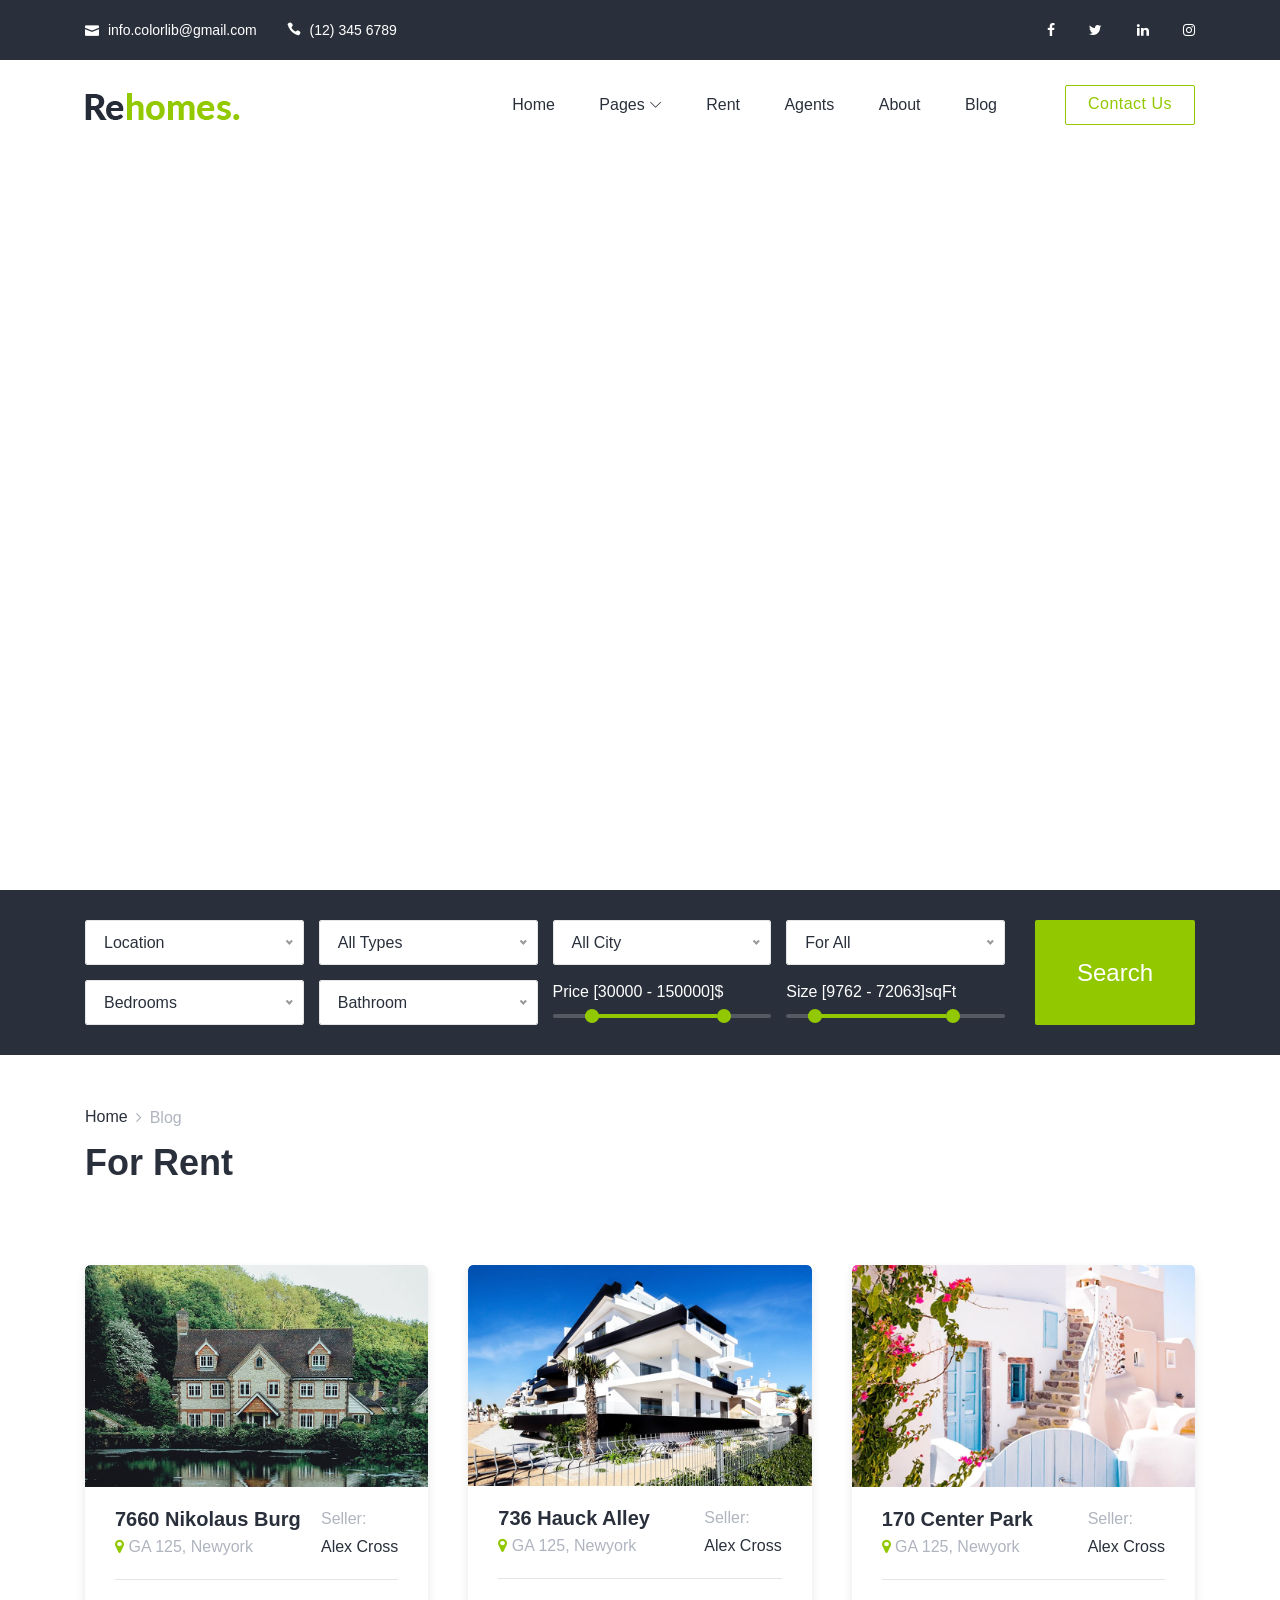
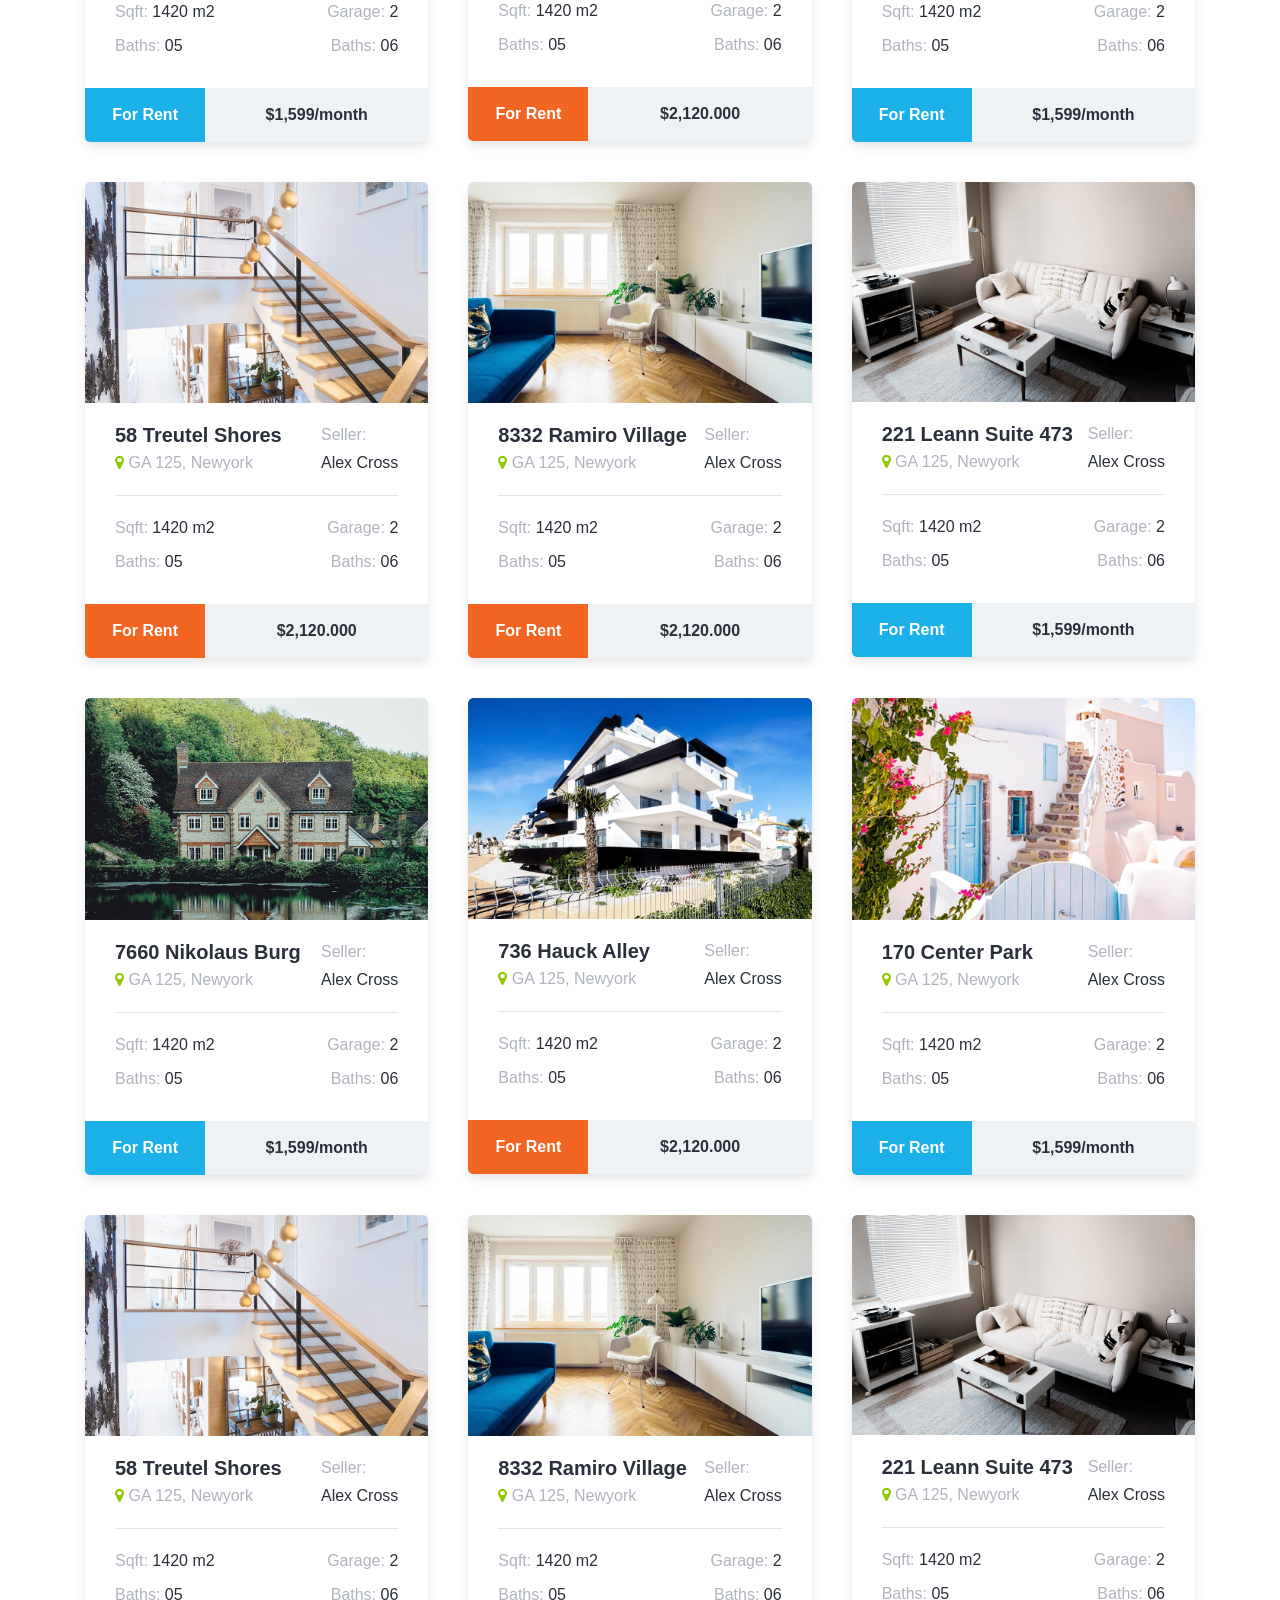
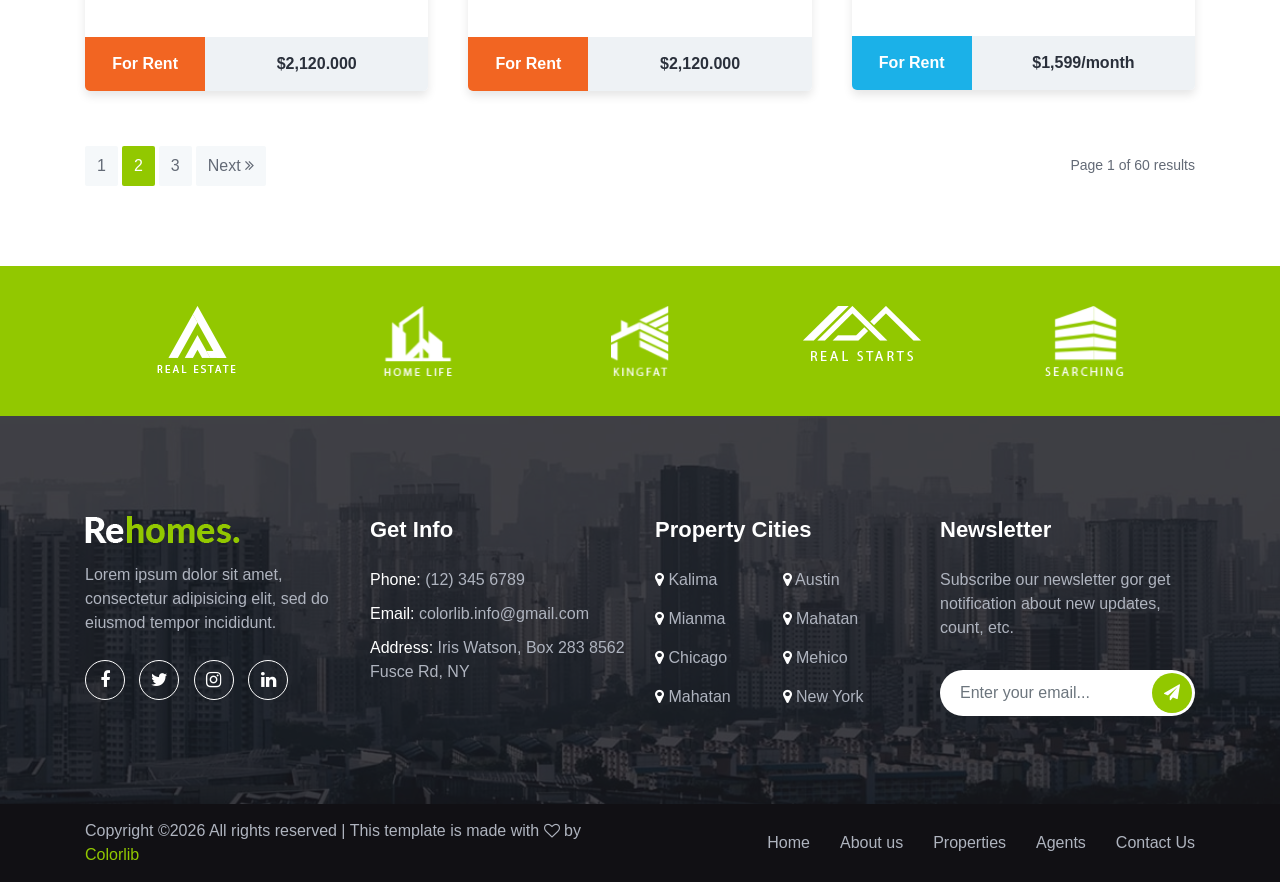
<file: static/rehomes/rent.html>
<!DOCTYPE html>
<html lang="en">

<head>
    <meta charset="UTF-8">
    <meta name="description" content="">
    <meta http-equiv="X-UA-Compatible" content="IE=edge">
    <meta name="viewport" content="width=device-width, initial-scale=1, shrink-to-fit=no">

    <!-- Title -->
    <title>Rehomes - Real Estate HTML Template</title>

    <!-- Favicon -->
    <link rel="icon" href="./img/core-img/favicon.png">

    <!-- Stylesheet -->
    <link rel="stylesheet" href="style.css">

</head>

<body>
    <!-- Preloader -->
    <div id="preloader">
        <div class="loader"></div>
    </div>

    <!-- **** Header Area Start **** -->
    <header class="header-area">
        <!-- Top Header Area Start -->
        <div class="top-header-area">
            <div class="container h-100">
                <div class="row h-100 align-items-center">
                    <div class="col-6">
                        <div class="top-header-content">
                            <a href="#"><i class="icon_mail"></i> <span>info.colorlib@gmail.com</span></a>
                            <a href="#"><i class="icon_phone"></i> <span>(12) 345 6789</span></a>
                        </div>
                    </div>
                    <div class="col-6">
                        <div class="top-header-content">
                            <!-- Top Social Area -->
                            <div class="top-social-area ml-auto">
                                <a href="#"><i class="fa fa-facebook" aria-hidden="true"></i></a>
                                <a href="#"><i class="fa fa-twitter" aria-hidden="true"></i></a>
                                <a href="#"><i class="fa fa-linkedin" aria-hidden="true"></i></a>
                                <a href="#"><i class="fa fa-instagram" aria-hidden="true"></i></a>
                            </div>
                        </div>
                    </div>
                </div>
            </div>
        </div>
        <!-- Top Header Area End -->

        <!-- Main Header Start -->
        <div class="main-header-area animated">
            <div class="classy-nav-container breakpoint-off">
                <div class="container">
                    <!-- Classy Menu -->
                    <nav class="classy-navbar justify-content-between" id="rehomesNav">

                        <!-- Logo -->
                        <a class="nav-brand" href="./index.html"><img src="./img/core-img/logo.png" alt=""></a>

                        <!-- Navbar Toggler -->
                        <div class="classy-navbar-toggler">
                            <span class="navbarToggler"><span></span><span></span><span></span></span>
                        </div>

                        <!-- Menu -->
                        <div class="classy-menu">
                            <!-- Menu Close Button -->
                            <div class="classycloseIcon">
                                <div class="cross-wrap"><span class="top"></span><span class="bottom"></span></div>
                            </div>
                            <!-- Nav Start -->
                            <div class="classynav">
                                <ul id="nav">
                                    <li class="active"><a href="./index.html">Home</a></li>
                                    <li><a href="#">Pages</a>
                                        <ul class="dropdown">
                                            <li class="active"><a href="./index.html">- Home</a></li>
                                            <li><a href="./about.html">- About</a></li>
                                            <li><a href="./agent.html">- Agent</a></li>
                                            <li><a href="./rent.html">- Rent</a></li>
                                            <li><a href="./properties-details.html">- Property Details</a></li>
                                            <li><a href="./blog.html">- Blog</a></li>
                                            <li><a href="./single-blog.html">- Single Blog</a></li>
                                            <li><a href="./contact.html">- Contact</a></li>
                                            <li><a href="#">- Dropdown</a>
                                                <ul class="dropdown">
                                                    <li><a href="#">- Dropdown Item</a></li>
                                                    <li><a href="#">- Dropdown Item</a></li>
                                                    <li><a href="#">- Dropdown Item</a></li>
                                                    <li><a href="#">- Dropdown Item</a></li>
                                                </ul>
                                            </li>
                                        </ul>
                                    </li>
                                    <li><a href="./rent.html">Rent</a></li>
                                    <li><a href="./agent.html">Agents</a></li>
                                    <li><a href="./about.html">About</a></li>
                                    <li><a href="./blog.html">Blog</a></li>
                                </ul>

                                <!-- Contact btn -->
                                <div class="contact-btn mt-3 mt-lg-0 ml-3 ml-lg-5">
                                    <a href="#">Contact Us</a>
                                </div>
                            </div>
                            <!-- Nav End -->
                        </div>
                    </nav>
                </div>
            </div>
        </div>
    </header>
    <!-- **** Header Area End **** -->

    <!-- **** Welcome Maps Area Start **** -->
    <div class="welcome-area">
        <div class="google-maps">
            <iframe src="https://www.google.com/maps/embed?pb=!1m18!1m12!1m3!1d17107.2892861271!2d-74.01626372475907!3d40.714272545051664!2m3!1f0!2f0!3f0!3m2!1i1024!2i768!4f13.1!3m3!1m2!1s0x89c24fa5d33f083b%3A0xc80b8f06e177fe62!2sNew+York%2C+NY%2C+USA!5e0!3m2!1sen!2sbd!4v1551762805743" allowfullscreen></iframe>
        </div>
    </div>
    <!-- **** Welcome Maps Area End **** -->

    <!-- **** Location Search Form Area **** -->
    <div class="rehomes-search-form-area">
        <div class="container">
            <div class="rehomes-search-form">
                <form action="#" method="post">
                    <div class="row">
                        <div class="col-12 col-lg-10">
                            <div class="row">
                                <div class="col-12 col-md-6 col-lg-3">
                                    <select name="location" id="location" class="form-control">
                                        <option value="location">Location</option>
                                        <option value="armenia">Armenia</option>
                                        <option value="argentina">Argentina</option>
                                        <option value="australia">Australia</option>
                                        <option value="belgium">Belgium</option>
                                        <option value="botswana">Botswana</option>
                                    </select>
                                </div>
                                <div class="col-12 col-md-6 col-lg-3">
                                    <select name="types" id="types" class="form-control">
                                        <option value="all-types">All Types</option>
                                        <option value="commercial">Commercial</option>
                                        <option value="office">Office</option>
                                        <option value="villa">Villa</option>
                                        <option value="apartment">Apartment</option>
                                        <option value="condominium">Condominium</option>
                                    </select>
                                </div>
                                <div class="col-12 col-md-6 col-lg-3">
                                    <select name="city" id="city" class="form-control">
                                        <option value="01">All City</option>
                                        <option value="02">London</option>
                                        <option value="03">Dhaka</option>
                                        <option value="04">Singapore</option>
                                        <option value="05">Comilla</option>
                                        <option value="06">Delhi</option>
                                    </select>
                                </div>
                                <div class="col-12 col-md-6 col-lg-3">
                                    <select name="all" id="all" class="form-control">
                                        <option value="01">For All</option>
                                        <option value="02">02</option>
                                        <option value="03">03</option>
                                        <option value="04">04</option>
                                        <option value="05">05</option>
                                        <option value="06">06</option>
                                    </select>
                                </div>
                                <div class="col-12 col-md-6 col-lg-3">
                                    <select name="bedrooms" id="bedrooms" class="form-control">
                                        <option value="bedrooms">Bedrooms</option>
                                        <option value="01">01</option>
                                        <option value="02">02</option>
                                        <option value="03">03</option>
                                        <option value="04">04</option>
                                        <option value="05">05</option>
                                        <option value="06">06</option>
                                    </select>
                                </div>
                                <div class="col-12 col-md-6 col-lg-3">
                                    <select name="bathroom" id="bathroom" class="form-control">
                                        <option value="Bathroom">Bathroom</option>
                                        <option value="01">01</option>
                                        <option value="02">02</option>
                                        <option value="03">03</option>
                                        <option value="04">04</option>
                                        <option value="05">05</option>
                                        <option value="06">06</option>
                                    </select>
                                </div>
                                <div class="col-12 col-md-6 col-lg-3">
                                    <div class="slider-range mb-15">
                                        <div class="range-price text-white">Price [30000 - 150000]$</div>
                                        <div class="slider-range-price ui-slider ui-slider-horizontal ui-widget ui-widget-content ui-corner-all" data-min="0" data-max="200000" data-unit="$" data-value-min="30000" data-value-max="150000" data-label-result="Price">
                                            <div class="ui-slider-range ui-widget-header ui-corner-all"></div>
                                            <span class="ui-slider-handle ui-state-default ui-corner-all" tabindex="0"></span>
                                            <span class="ui-slider-handle ui-state-default ui-corner-all" tabindex="0"></span>
                                        </div>
                                    </div>
                                </div>
                                <div class="col-12 col-md-6 col-lg-3">
                                    <div class="slider-range mb-15">
                                        <div class="range-size text-white">Size [9762 - 72063]sqFt</div>
                                        <div data-min="0" data-max="98623" data-unit="sqFt" class="slider-range-size ui-slider ui-slider-horizontal ui-widget ui-widget-content ui-corner-all" data-value-min="9762" data-value-max="72063" data-label-result="Size">
                                            <div class="ui-slider-range ui-widget-header ui-corner-all"></div>
                                            <span class="ui-slider-handle ui-state-default ui-corner-all" tabindex="0"></span>
                                            <span class="ui-slider-handle ui-state-default ui-corner-all" tabindex="0"></span>
                                        </div>
                                    </div>
                                </div>
                            </div>
                        </div>
                        <div class="col-12 col-lg-2">
                            <button type="submit" class="btn rehomes-search-btn">Search</button>
                        </div>
                    </div>
                </form>
            </div>
        </div>
    </div>
    <!-- **** Location Search Form Area **** -->

    <!-- **** Breadcrumb Area Start **** -->
    <div class="breadcrumb-area-two mt-50 wow fadeInUp" data-wow-delay="200ms">
        <div class="container">
            <div class="row">
                <div class="col-12">
                    <div class="breadcrumb-content-two">
                        <nav aria-label="breadcrumb">
                            <ol class="breadcrumb">
                                <li class="breadcrumb-item"><a href="index.html">Home</a></li>
                                <li class="breadcrumb-item active" aria-current="page">Blog</li>
                            </ol>
                        </nav>
                        <h2 class="page-title">For Rent</h2>
                    </div>
                </div>
            </div>
        </div>
    </div>
    <!-- **** Breadcrumb Area End **** -->

    <!-- **** Sale area Start **** -->
    <section class="rehome-house-sale-area section-padding-80">
        <div class="container">
            <div class="row">
                <!-- Single Property Area -->
                <div class="col-12 col-md-6 col-lg-4">
                    <div class="single-property-area wow fadeInUp" data-wow-delay="200ms">
                        <!-- Property Thumb -->
                        <div class="property-thumb">
                            <img src="img/bg-img/1.jpg" alt="">
                        </div>

                        <!-- Property Description -->
                        <div class="property-desc-area">
                            <!-- Property Title & Seller -->
                            <div class="property-title-seller d-flex justify-content-between">
                                <!-- Title -->
                                <div class="property-title">
                                    <h4>7660 Nikolaus Burg</h4>
                                    <p><i class="fa fa-map-marker" aria-hidden="true"></i> GA 125, Newyork</p>
                                </div>
                                <!-- Seller -->
                                <div class="property-seller">
                                    <p>Seller:</p>
                                    <h6>Alex Cross</h6>
                                </div>
                            </div>
                            <!-- Property Info -->
                            <div class="property-info-area d-flex flex-wrap">
                                <p>Sqft: <span>1420 m2</span></p>
                                <p>Garage: <span>2</span></p>
                                <p>Baths: <span>05</span></p>
                                <p>Baths: <span>06</span></p>
                            </div>
                        </div>

                        <!-- Property Price -->
                        <div class="property-price">
                            <p class="badge-rent">For Rent</p>
                            <p class="price">$1,599/month</p>
                        </div>
                    </div>
                </div>

                <!-- Single Property Area -->
                <div class="col-12 col-md-6 col-lg-4">
                    <div class="single-property-area wow fadeInUp" data-wow-delay="200ms">
                        <!-- Property Thumb -->
                        <div class="property-thumb">
                            <img src="img/bg-img/2.jpg" alt="">
                        </div>
                        <!-- Property Description -->
                        <div class="property-desc-area">
                            <!-- Property Title & Seller -->
                            <div class="property-title-seller d-flex justify-content-between">
                                <!-- Title -->
                                <div class="property-title">
                                    <h4>736 Hauck Alley</h4>
                                    <p><i class="fa fa-map-marker" aria-hidden="true"></i> GA 125, Newyork</p>
                                </div>
                                <!-- Seller -->
                                <div class="property-seller">
                                    <p>Seller:</p>
                                    <h6>Alex Cross</h6>
                                </div>
                            </div>
                            <!-- Property Info -->
                            <div class="property-info-area d-flex flex-wrap">
                                <p>Sqft: <span>1420 m2</span></p>
                                <p>Garage: <span>2</span></p>
                                <p>Baths: <span>05</span></p>
                                <p>Baths: <span>06</span></p>
                            </div>
                        </div>

                        <!-- Property Price -->
                        <div class="property-price">
                            <p class="badge-sale">For Rent</p>
                            <p class="price">$2,120.000</p>
                        </div>
                    </div>
                </div>

                <!-- Single Property Area -->
                <div class="col-12 col-md-6 col-lg-4">
                    <div class="single-property-area wow fadeInUp" data-wow-delay="200ms">
                        <!-- Property Thumb -->
                        <div class="property-thumb">
                            <img src="img/bg-img/3.jpg" alt="">
                        </div>

                        <!-- Property Description -->
                        <div class="property-desc-area">
                            <!-- Property Title & Seller -->
                            <div class="property-title-seller d-flex justify-content-between">
                                <!-- Title -->
                                <div class="property-title">
                                    <h4>170 Center Park</h4>
                                    <p><i class="fa fa-map-marker" aria-hidden="true"></i> GA 125, Newyork</p>
                                </div>
                                <!-- Seller -->
                                <div class="property-seller">
                                    <p>Seller:</p>
                                    <h6>Alex Cross</h6>
                                </div>
                            </div>
                            <!-- Property Info -->
                            <div class="property-info-area d-flex flex-wrap">
                                <p>Sqft: <span>1420 m2</span></p>
                                <p>Garage: <span>2</span></p>
                                <p>Baths: <span>05</span></p>
                                <p>Baths: <span>06</span></p>
                            </div>
                        </div>

                        <!-- Property Price -->
                        <div class="property-price">
                            <p class="badge-rent">For Rent</p>
                            <p class="price">$1,599/month</p>
                        </div>
                    </div>
                </div>

                <!-- Single Property Area -->
                <div class="col-12 col-md-6 col-lg-4">
                    <div class="single-property-area wow fadeInUp" data-wow-delay="200ms">
                        <!-- Property Thumb -->
                        <div class="property-thumb">
                            <img src="img/bg-img/4.jpg" alt="">
                        </div>
                        <!-- Property Description -->
                        <div class="property-desc-area">
                            <!-- Property Title & Seller -->
                            <div class="property-title-seller d-flex justify-content-between">
                                <!-- Title -->
                                <div class="property-title">
                                    <h4>58 Treutel Shores</h4>
                                    <p><i class="fa fa-map-marker" aria-hidden="true"></i> GA 125, Newyork</p>
                                </div>
                                <!-- Seller -->
                                <div class="property-seller">
                                    <p>Seller:</p>
                                    <h6>Alex Cross</h6>
                                </div>
                            </div>
                            <!-- Property Info -->
                            <div class="property-info-area d-flex flex-wrap">
                                <p>Sqft: <span>1420 m2</span></p>
                                <p>Garage: <span>2</span></p>
                                <p>Baths: <span>05</span></p>
                                <p>Baths: <span>06</span></p>
                            </div>
                        </div>

                        <!-- Property Price -->
                        <div class="property-price">
                            <p class="badge-sale">For Rent</p>
                            <p class="price">$2,120.000</p>
                        </div>
                    </div>
                </div>

                <!-- Single Property Area -->
                <div class="col-12 col-md-6 col-lg-4">
                    <div class="single-property-area wow fadeInUp" data-wow-delay="200ms">
                        <!-- Property Thumb -->
                        <div class="property-thumb">
                            <img src="img/bg-img/5.jpg" alt="">
                        </div>

                        <!-- Property Description -->
                        <div class="property-desc-area">
                            <!-- Property Title & Seller -->
                            <div class="property-title-seller d-flex justify-content-between">
                                <!-- Title -->
                                <div class="property-title">
                                    <h4>8332 Ramiro Village</h4>
                                    <p><i class="fa fa-map-marker" aria-hidden="true"></i> GA 125, Newyork</p>
                                </div>
                                <!-- Seller -->
                                <div class="property-seller">
                                    <p>Seller:</p>
                                    <h6>Alex Cross</h6>
                                </div>
                            </div>
                            <!-- Property Info -->
                            <div class="property-info-area d-flex flex-wrap">
                                <p>Sqft: <span>1420 m2</span></p>
                                <p>Garage: <span>2</span></p>
                                <p>Baths: <span>05</span></p>
                                <p>Baths: <span>06</span></p>
                            </div>
                        </div>

                        <!-- Property Price -->
                        <div class="property-price">
                            <p class="badge-sale">For Rent</p>
                            <p class="price">$2,120.000</p>
                        </div>
                    </div>
                </div>

                <!-- Single Property Area -->
                <div class="col-12 col-md-6 col-lg-4">
                    <div class="single-property-area wow fadeInUp" data-wow-delay="200ms">
                        <!-- Property Thumb -->
                        <div class="property-thumb">
                            <img src="img/bg-img/6.jpg" alt="">
                        </div>

                        <!-- Property Description -->
                        <div class="property-desc-area">
                            <!-- Property Title & Seller -->
                            <div class="property-title-seller d-flex justify-content-between">
                                <!-- Title -->
                                <div class="property-title">
                                    <h4>221 Leann Suite 473</h4>
                                    <p><i class="fa fa-map-marker" aria-hidden="true"></i> GA 125, Newyork</p>
                                </div>
                                <!-- Seller -->
                                <div class="property-seller">
                                    <p>Seller:</p>
                                    <h6>Alex Cross</h6>
                                </div>
                            </div>
                            <!-- Property Info -->
                            <div class="property-info-area d-flex flex-wrap">
                                <p>Sqft: <span>1420 m2</span></p>
                                <p>Garage: <span>2</span></p>
                                <p>Baths: <span>05</span></p>
                                <p>Baths: <span>06</span></p>
                            </div>
                        </div>

                        <!-- Property Price -->
                        <div class="property-price">
                            <p class="badge-rent">For Rent</p>
                            <p class="price">$1,599/month</p>
                        </div>
                    </div>
                </div>

                <!-- Single Property Area -->
                <div class="col-12 col-md-6 col-lg-4">
                    <div class="single-property-area wow fadeInUp" data-wow-delay="200ms">
                        <!-- Property Thumb -->
                        <div class="property-thumb">
                            <img src="img/bg-img/1.jpg" alt="">
                        </div>

                        <!-- Property Description -->
                        <div class="property-desc-area">
                            <!-- Property Title & Seller -->
                            <div class="property-title-seller d-flex justify-content-between">
                                <!-- Title -->
                                <div class="property-title">
                                    <h4>7660 Nikolaus Burg</h4>
                                    <p><i class="fa fa-map-marker" aria-hidden="true"></i> GA 125, Newyork</p>
                                </div>
                                <!-- Seller -->
                                <div class="property-seller">
                                    <p>Seller:</p>
                                    <h6>Alex Cross</h6>
                                </div>
                            </div>
                            <!-- Property Info -->
                            <div class="property-info-area d-flex flex-wrap">
                                <p>Sqft: <span>1420 m2</span></p>
                                <p>Garage: <span>2</span></p>
                                <p>Baths: <span>05</span></p>
                                <p>Baths: <span>06</span></p>
                            </div>
                        </div>

                        <!-- Property Price -->
                        <div class="property-price">
                            <p class="badge-rent">For Rent</p>
                            <p class="price">$1,599/month</p>
                        </div>
                    </div>
                </div>

                <!-- Single Property Area -->
                <div class="col-12 col-md-6 col-lg-4">
                    <div class="single-property-area wow fadeInUp" data-wow-delay="200ms">
                        <!-- Property Thumb -->
                        <div class="property-thumb">
                            <img src="img/bg-img/2.jpg" alt="">
                        </div>
                        <!-- Property Description -->
                        <div class="property-desc-area">
                            <!-- Property Title & Seller -->
                            <div class="property-title-seller d-flex justify-content-between">
                                <!-- Title -->
                                <div class="property-title">
                                    <h4>736 Hauck Alley</h4>
                                    <p><i class="fa fa-map-marker" aria-hidden="true"></i> GA 125, Newyork</p>
                                </div>
                                <!-- Seller -->
                                <div class="property-seller">
                                    <p>Seller:</p>
                                    <h6>Alex Cross</h6>
                                </div>
                            </div>
                            <!-- Property Info -->
                            <div class="property-info-area d-flex flex-wrap">
                                <p>Sqft: <span>1420 m2</span></p>
                                <p>Garage: <span>2</span></p>
                                <p>Baths: <span>05</span></p>
                                <p>Baths: <span>06</span></p>
                            </div>
                        </div>

                        <!-- Property Price -->
                        <div class="property-price">
                            <p class="badge-sale">For Rent</p>
                            <p class="price">$2,120.000</p>
                        </div>
                    </div>
                </div>

                <!-- Single Property Area -->
                <div class="col-12 col-md-6 col-lg-4">
                    <div class="single-property-area wow fadeInUp" data-wow-delay="200ms">
                        <!-- Property Thumb -->
                        <div class="property-thumb">
                            <img src="img/bg-img/3.jpg" alt="">
                        </div>

                        <!-- Property Description -->
                        <div class="property-desc-area">
                            <!-- Property Title & Seller -->
                            <div class="property-title-seller d-flex justify-content-between">
                                <!-- Title -->
                                <div class="property-title">
                                    <h4>170 Center Park</h4>
                                    <p><i class="fa fa-map-marker" aria-hidden="true"></i> GA 125, Newyork</p>
                                </div>
                                <!-- Seller -->
                                <div class="property-seller">
                                    <p>Seller:</p>
                                    <h6>Alex Cross</h6>
                                </div>
                            </div>
                            <!-- Property Info -->
                            <div class="property-info-area d-flex flex-wrap">
                                <p>Sqft: <span>1420 m2</span></p>
                                <p>Garage: <span>2</span></p>
                                <p>Baths: <span>05</span></p>
                                <p>Baths: <span>06</span></p>
                            </div>
                        </div>

                        <!-- Property Price -->
                        <div class="property-price">
                            <p class="badge-rent">For Rent</p>
                            <p class="price">$1,599/month</p>
                        </div>
                    </div>
                </div>

                <!-- Single Property Area -->
                <div class="col-12 col-md-6 col-lg-4">
                    <div class="single-property-area wow fadeInUp" data-wow-delay="200ms">
                        <!-- Property Thumb -->
                        <div class="property-thumb">
                            <img src="img/bg-img/4.jpg" alt="">
                        </div>
                        <!-- Property Description -->
                        <div class="property-desc-area">
                            <!-- Property Title & Seller -->
                            <div class="property-title-seller d-flex justify-content-between">
                                <!-- Title -->
                                <div class="property-title">
                                    <h4>58 Treutel Shores</h4>
                                    <p><i class="fa fa-map-marker" aria-hidden="true"></i> GA 125, Newyork</p>
                                </div>
                                <!-- Seller -->
                                <div class="property-seller">
                                    <p>Seller:</p>
                                    <h6>Alex Cross</h6>
                                </div>
                            </div>
                            <!-- Property Info -->
                            <div class="property-info-area d-flex flex-wrap">
                                <p>Sqft: <span>1420 m2</span></p>
                                <p>Garage: <span>2</span></p>
                                <p>Baths: <span>05</span></p>
                                <p>Baths: <span>06</span></p>
                            </div>
                        </div>

                        <!-- Property Price -->
                        <div class="property-price">
                            <p class="badge-sale">For Rent</p>
                            <p class="price">$2,120.000</p>
                        </div>
                    </div>
                </div>

                <!-- Single Property Area -->
                <div class="col-12 col-md-6 col-lg-4">
                    <div class="single-property-area wow fadeInUp" data-wow-delay="200ms">
                        <!-- Property Thumb -->
                        <div class="property-thumb">
                            <img src="img/bg-img/5.jpg" alt="">
                        </div>

                        <!-- Property Description -->
                        <div class="property-desc-area">
                            <!-- Property Title & Seller -->
                            <div class="property-title-seller d-flex justify-content-between">
                                <!-- Title -->
                                <div class="property-title">
                                    <h4>8332 Ramiro Village</h4>
                                    <p><i class="fa fa-map-marker" aria-hidden="true"></i> GA 125, Newyork</p>
                                </div>
                                <!-- Seller -->
                                <div class="property-seller">
                                    <p>Seller:</p>
                                    <h6>Alex Cross</h6>
                                </div>
                            </div>
                            <!-- Property Info -->
                            <div class="property-info-area d-flex flex-wrap">
                                <p>Sqft: <span>1420 m2</span></p>
                                <p>Garage: <span>2</span></p>
                                <p>Baths: <span>05</span></p>
                                <p>Baths: <span>06</span></p>
                            </div>
                        </div>

                        <!-- Property Price -->
                        <div class="property-price">
                            <p class="badge-sale">For Rent</p>
                            <p class="price">$2,120.000</p>
                        </div>
                    </div>
                </div>

                <!-- Single Property Area -->
                <div class="col-12 col-md-6 col-lg-4">
                    <div class="single-property-area wow fadeInUp" data-wow-delay="200ms">
                        <!-- Property Thumb -->
                        <div class="property-thumb">
                            <img src="img/bg-img/6.jpg" alt="">
                        </div>

                        <!-- Property Description -->
                        <div class="property-desc-area">
                            <!-- Property Title & Seller -->
                            <div class="property-title-seller d-flex justify-content-between">
                                <!-- Title -->
                                <div class="property-title">
                                    <h4>221 Leann Suite 473</h4>
                                    <p><i class="fa fa-map-marker" aria-hidden="true"></i> GA 125, Newyork</p>
                                </div>
                                <!-- Seller -->
                                <div class="property-seller">
                                    <p>Seller:</p>
                                    <h6>Alex Cross</h6>
                                </div>
                            </div>
                            <!-- Property Info -->
                            <div class="property-info-area d-flex flex-wrap">
                                <p>Sqft: <span>1420 m2</span></p>
                                <p>Garage: <span>2</span></p>
                                <p>Baths: <span>05</span></p>
                                <p>Baths: <span>06</span></p>
                            </div>
                        </div>

                        <!-- Property Price -->
                        <div class="property-price">
                            <p class="badge-rent">For Rent</p>
                            <p class="price">$1,599/month</p>
                        </div>
                    </div>
                </div>

            </div>

            <div class="row">
                <!-- Pagination and Page Counter Area -->
                <div class="col-12">
                    <div class="rehomes-pagination-counter mt-15 d-flex flex-wrap justify-content-between align-items-center wow fadeInUp" data-wow-delay="200ms">
                        <!-- Pagination -->
                        <nav class="rehomes-pagination">
                            <ul class="pagination">
                                <li class="page-item"><a class="page-link" href="#">1</a></li>
                                <li class="page-item"><a class="page-link active" href="#">2</a></li>
                                <li class="page-item"><a class="page-link" href="#">3</a></li>
                                <li class="page-item"><a class="page-link" href="#">Next <i class="fa fa-angle-double-right" aria-hidden="true"></i></a></li>
                            </ul>
                        </nav>

                        <!-- Page Counter -->
                        <div class="page-counter">
                            <p>Page <span>1</span> of <span>60</span> results</p>
                        </div>
                    </div>
                </div>
            </div>
        </div>
    </section>
    <!-- **** Sale Area End **** -->

    <!-- **** Partner Area Start **** -->
    <div class="partner-area wow fadeInUp" data-wow-delay="200ms">
        <div class="container">
            <div class="row">
                <div class="col-12">
                    <div class="partner-logo-slide owl-carousel">
                        <!-- Single Partner Logo -->
                        <a href="#" class="partner-logo wow fadeInUp" data-wow-delay="100ms"><img src="img/core-img/1.png" alt=""></a>
                        <!-- Single Partner Logo -->
                        <a href="#" class="partner-logo wow fadeInUp" data-wow-delay="300ms"><img src="img/core-img/2.png" alt=""></a>
                        <!-- Single Partner Logo -->
                        <a href="#" class="partner-logo wow fadeInUp" data-wow-delay="500ms"><img src="img/core-img/3.png" alt=""></a>
                        <!-- Single Partner Logo -->
                        <a href="#" class="partner-logo wow fadeInUp" data-wow-delay="700ms"><img src="img/core-img/4.png" alt=""></a>
                        <!-- Single Partner Logo -->
                        <a href="#" class="partner-logo wow fadeInUp" data-wow-delay="900ms"><img src="img/core-img/5.png" alt=""></a>
                    </div>
                </div>
            </div>
        </div>
    </div>
    <!-- **** Partner Area End **** -->

    <!-- **** Footer Area Start **** -->
    <footer class="footer-area bg-img bg-overlay-2 section-padding-100-0" style="background-image: url(img/bg-img/17.jpg);">
        <!-- Main Footer Area -->
        <div class="main-footer-area">
            <div class="container">
                <div class="row justify-content-between">

                    <!-- Footer Widget Area -->
                    <div class="col-12 col-sm-6 col-lg-3">
                        <div class="single-footer-widget mb-80">
                            <!-- Footer Logo -->
                            <a href="#" class="footer-logo"><img src="img/core-img/logo-2.png" alt=""></a>

                            <p>Lorem ipsum dolor sit amet, consectetur adipisicing elit, sed do eiusmod tempor incididunt.</p>
                            <!-- Social Info -->
                            <div class="social-info">
                                <a href="#"><i class="fa fa-facebook" aria-hidden="true"></i></a>
                                <a href="#"><i class="fa fa-twitter" aria-hidden="true"></i></a>
                                <a href="#"><i class="fa fa-instagram" aria-hidden="true"></i></a>
                                <a href="#"><i class="fa fa-linkedin" aria-hidden="true"></i></a>
                            </div>
                        </div>
                    </div>

                    <!-- Footer Widget Area -->
                    <div class="col-12 col-sm-6 col-lg-3">
                        <div class="single-footer-widget mb-80">
                            <!-- Widget Title -->
                            <h5 class="widget-title">Get info</h5>

                            <!-- Contact Area -->
                            <div class="footer-contact">
                                <p>Phone: <span>(12) 345 6789</span></p>
                                <p>Email: <span>colorlib.info@gmail.com</span></p>
                                <p>Address: <span>Iris Watson, Box 283 8562 Fusce Rd, NY</span></p>
                            </div>
                        </div>
                    </div>

                    <!-- Footer Widget Area -->
                    <div class="col-12 col-sm-6 col-lg-3">
                        <div class="single-footer-widget mb-80">
                            <!-- Widget Title -->
                            <h5 class="widget-title">Property Cities</h5>

                            <!-- Footer Nav -->
                            <ul class="footer-nav d-flex flex-wrap">
                                <li><a href="#"><i class="fa fa-map-marker" aria-hidden="true"></i> Kalima</a></li>
                                <li><a href="#"><i class="fa fa-map-marker" aria-hidden="true"></i> Austin</a></li>
                                <li><a href="#"><i class="fa fa-map-marker" aria-hidden="true"></i> Mianma</a></li>
                                <li><a href="#"><i class="fa fa-map-marker" aria-hidden="true"></i> Mahatan</a></li>
                                <li><a href="#"><i class="fa fa-map-marker" aria-hidden="true"></i> Chicago</a></li>
                                <li><a href="#"><i class="fa fa-map-marker" aria-hidden="true"></i> Mehico</a></li>
                                <li><a href="#"><i class="fa fa-map-marker" aria-hidden="true"></i> Mahatan</a></li>
                                <li><a href="#"><i class="fa fa-map-marker" aria-hidden="true"></i> New York</a></li>
                            </ul>
                        </div>
                    </div>

                    <!-- Footer Widget Area -->
                    <div class="col-12 col-sm-6 col-lg-3">
                        <div class="single-footer-widget mb-80">
                            <!-- Widget Title -->
                            <h5 class="widget-title">Newsletter</h5>

                            <p>Subscribe our newsletter gor get notification about new updates, count, etc.</p>
                            <!-- Newsletter Form -->
                            <form action="index.html" class="nl-form">
                                <input type="email" name="nl-email" class="form-control" placeholder="Enter your email...">
                                <button type="submit"><i class="fa fa-paper-plane" aria-hidden="true"></i></button>
                            </form>
                        </div>
                    </div>
                </div>
            </div>
        </div>

        <!-- Copywrite Area -->
        <div class="copywrite-content">
            <div class="container">
                <div class="row align-items-center">
                    <!-- Copywrite Text -->
                    <div class="col-12 col-sm-6">
                        <div class="copywrite-text">
                            <p><!-- Link back to Colorlib can't be removed. Template is licensed under CC BY 3.0. -->
Copyright &copy;<script>document.write(new Date().getFullYear());</script> All rights reserved | This template is made with <i class="fa fa-heart-o" aria-hidden="true"></i> by <a href="https://colorlib.com" target="_blank">Colorlib</a>
<!-- Link back to Colorlib can't be removed. Template is licensed under CC BY 3.0. --></p>
                        </div>
                    </div>

                    <!-- Footer Menu -->
                    <div class="col-12 col-sm-6">
                        <div class="footer-menu">
                            <ul class="nav">
                                <li><a href="#">Home</a></li>
                                <li><a href="#">About us</a></li>
                                <li><a href="#">Properties</a></li>
                                <li><a href="#">Agents</a></li>
                                <li><a href="#">Contact Us</a></li>
                            </ul>
                        </div>
                    </div>
                </div>
            </div>
        </div>
    </footer>
    <!-- **** Footer Area End **** -->

    <!-- **** All JS Files ***** -->
    <!-- jQuery 2.2.4 -->
    <script src="js/jquery.min.js"></script>
    <!-- Popper -->
    <script src="js/popper.min.js"></script>
    <!-- Bootstrap -->
    <script src="js/bootstrap.min.js"></script>
    <!-- All Plugins -->
    <script src="js/rehomes.bundle.js"></script>
    <!-- Active -->
    <script src="js/default-assets/active.js"></script>

</body>

</html>
</file>
<file: static/rehomes/style.css>
/* ------------------------------------------
[Master Stylesheet]

Template Name: Rehomes - Real Estate HTML Template
Template Author: Colorlib
Template Author URL: http://colorlib.com
Version: 1.0.0
Last Update: March 5, 2019
---------------------------------------------

---------------------------------------------
[Tables of CSS Content]

+ body

    01.0 Reboot Area CSS
    02.0 Spacing Area CSS
    03.0 Preloader Area CSS
    04.0 Heading Area CSS
    05.0 Backtotop Area CSS
    06.0 Buttons Area CSS
    07.0 Header Area CSS
    08.0 Hero Area CSS
    09.0 Search Area CSS
    10.0 Footer Area CSS
    11.0 Partner Area CSS
    12.0 Project Area CSS
    13.0 Choose Area CSS
    14.0 CTA Area CSS
    15.0 Sale Area CSS
    16.0 Testimonial Area CSS
    17.0 Contact Area CSS
    18.0 Widget Area CSS
    19.0 Breadcrumb Area CSS
    20.0 Blog Area CSS
    21.0 Categories Area CSS
    22.0 Pagination Area CSS
    23.0 About Area CSS
    24.0 Support Area CSS
    25.0 Agent Area CSS
    26.0 Properties Area CSS

--------------------------------------------- */
/* Import Fonts & All CSS */
@import url("https://fonts.googleapis.com/css?family=Poppins:100,200,300,400,500,600,700");
@import url(css/bootstrap.min.css);
@import url(css/animate.css);
@import url(css/default-assets/classy-nav.css);
@import url(css/owl.carousel.min.css);
@import url(css/magnific-popup.css);
@import url(css/nice-select.css);
@import url(css/font-awesome.min.css);
@import url(css/style.css);
@import url(css/jquery-ui.min.css);
/* :: 01.0 Reboot Area CSS */
* {
  margin: 0;
  padding: 0; }

body {
  font-family: "Lato", sans-serif;
  font-weight: 400;
  font-size: 16px;
  position: relative;
  z-index: auto; }

h1,
h2,
h3,
h4,
h5,
h6 {
  font-family: "Lato", sans-serif;
  color: #2a303b;
  line-height: 1.25;
  font-weight: 700; }

a {
  color: #2a303b;
  text-decoration: none;
  -webkit-transition-duration: 500ms;
  -o-transition-duration: 500ms;
  transition-duration: 500ms;
  outline: none;
  font-weight: 500; }
  a:hover, a:focus {
    color: #2a303b;
    text-decoration: none;
    -webkit-transition-duration: 500ms;
    -o-transition-duration: 500ms;
    transition-duration: 500ms;
    outline: none;
    font-weight: 500; }

li {
  list-style: none; }

p {
  line-height: 1.5;
  color: #636a76;
  font-size: 16px;
  font-weight: 400; }

img {
  max-width: 100%;
  height: auto; }

ul {
  margin: 0;
  padding: 0; }
  ul li {
    margin: 0;
    padding: 0; }

.bg-overlay {
  position: relative;
  z-index: 1; }
  .bg-overlay::after {
    position: absolute;
    content: "";
    height: 100%;
    width: 100%;
    top: 0;
    left: 0;
    z-index: -1;
    background-color: rgba(0, 0, 0, 0.2); }

.bg-overlay-2 {
  position: relative;
  z-index: 1; }
  .bg-overlay-2::after {
    position: absolute;
    content: "";
    height: 100%;
    width: 100%;
    top: 0;
    left: 0;
    z-index: -1;
    background-color: rgba(25, 24, 29, 0.8); }

.bg-overlay-3 {
  position: relative;
  z-index: 1; }
  .bg-overlay-3::after {
    position: absolute;
    content: "";
    height: 100%;
    width: 100%;
    top: 0;
    left: 0;
    z-index: -1;
    background-color: rgba(25, 24, 29, 0.3); }

.bg-overlay-4 {
  position: relative;
  z-index: 1; }
  .bg-overlay-4::after {
    position: absolute;
    content: "";
    height: 100%;
    width: 100%;
    top: 0;
    left: 0;
    z-index: -1;
    background-color: rgba(25, 24, 29, 0.7); }

.bg-gradient-overlay {
  position: relative;
  z-index: 1; }
  .bg-gradient-overlay::after {
    content: '';
    position: absolute;
    width: 100%;
    height: 100%;
    top: 0;
    left: 0;
    z-index: 10;
    background: rgba(0, 0, 0, 0.6);
    background: -webkit-gradient(linear, left bottom, left top, from(rgba(0, 0, 0, 0.6)), color-stop(90%, rgba(0, 0, 0, 0.1)), to(rgba(0, 0, 0, 0)));
    background: -webkit-linear-gradient(bottom, rgba(0, 0, 0, 0.6) 0%, rgba(0, 0, 0, 0.1) 90%, rgba(0, 0, 0, 0) 100%);
    background: -o-linear-gradient(bottom, rgba(0, 0, 0, 0.6) 0%, rgba(0, 0, 0, 0.1) 90%, rgba(0, 0, 0, 0) 100%);
    background: linear-gradient(to top, rgba(0, 0, 0, 0.6) 0%, rgba(0, 0, 0, 0.1) 90%, rgba(0, 0, 0, 0) 100%);
    border-radius: 5px; }

.bg-img {
  background-position: center center !important;
  background-size: cover !important;
  background-repeat: no-repeat !important; }

.jarallax {
  position: relative;
  z-index: 0; }
  .jarallax > .jarallax-img {
    position: absolute;
    object-fit: cover;
    font-family: 'object-fit: cover';
    top: 0;
    left: 0;
    width: 100%;
    height: 100%;
    z-index: -1; }

.mfp-image-holder .mfp-close,
.mfp-iframe-holder .mfp-close {
  color: #ffffff;
  right: 20px;
  text-align: center;
  padding-right: 0;
  width: 100%;
  position: fixed;
  top: 20px;
  width: 30px;
  background: #92c800;
  height: 30px;
  line-height: 30px; }

button.mfp-close,
button.mfp-arrow {
  background: #92c800; }

.mfp-bottom-bar {
  display: none !important; }

.mfp-bg {
  background-color: #000000; }

.bg-transparent {
  background-color: transparent !important; }

.bg-gray {
  background-color: #eef2f5 !important; }

textarea:focus,
input:focus {
  outline: none; }

textarea:invalid,
input:invalid {
  box-shadow: none !important; }

.border {
  border-color: #e5e5e5; }

.border-2 {
  border: 1px solid #ebebeb; }

.mfp-arrow-left::after {
  border-right-color: transparent; }

.mfp-arrow-left::before {
  border-right-color: #ffffff; }

.mfp-arrow-right::after {
  border-left-color: transparent; }

.mfp-arrow-right::before {
  border-left-color: #ffffff; }

/* :: 02.0 Spacing Area CSS */
.mt-10 {
  margin-top: 10px; }

.mt-15 {
  margin-top: 15px; }

.mt-30 {
  margin-top: 30px; }

.mt-40 {
  margin-top: 40px; }

.mt-50 {
  margin-top: 50px; }

.mt-70 {
  margin-top: 70px; }

.mt-80 {
  margin-top: 80px; }

.mt-100 {
  margin-top: 100px; }

.mt-150 {
  margin-top: 150px; }

.mr-15 {
  margin-right: 15px; }

.mr-30 {
  margin-right: 30px; }

.mr-50 {
  margin-right: 50px; }

.mr-100 {
  margin-right: 100px; }

.mb-10 {
  margin-bottom: 10px; }

.mb-15 {
  margin-bottom: 15px; }

.mb-20 {
  margin-bottom: 20px; }

.mb-30 {
  margin-bottom: 30px; }

.mb-40 {
  margin-bottom: 40px; }

.mb-50 {
  margin-bottom: 50px; }

.mb-60 {
  margin-bottom: 60px; }

.mb-70 {
  margin-bottom: 70px; }

.mb-80 {
  margin-bottom: 80px; }

.mb-100 {
  margin-bottom: 100px; }

.ml-15 {
  margin-left: 15px; }

.ml-30 {
  margin-left: 30px; }

.ml-50 {
  margin-left: 50px; }

.ml-100 {
  margin-left: 100px; }

.pt-50 {
  padding-top: 50px !important; }

.section-padding-70-60 {
  padding-top: 70px;
  padding-bottom: 60px; }

.section-padding-100 {
  padding-top: 100px;
  padding-bottom: 100px; }

.section-padding-100-60 {
  padding-top: 100px;
  padding-bottom: 60px; }

.section-padding-0-60 {
  padding-top: 0;
  padding-bottom: 60px; }

.section-padding-80 {
  padding-top: 80px;
  padding-bottom: 80px; }

.section-padding-80-40 {
  padding-top: 80px;
  padding-bottom: 40px; }

.section-padding-0-80 {
  padding-top: 0;
  padding-bottom: 80px; }

.section-padding-80-0 {
  padding-top: 80px;
  padding-bottom: 0; }

.section-padding-100-70 {
  padding-top: 100px;
  padding-bottom: 70px; }

.section-padding-0-100 {
  padding-top: 0;
  padding-bottom: 100px; }

.section-padding-100-0 {
  padding-top: 100px;
  padding-bottom: 0; }

/* :: 3.0 Preloader Area CSS */
#preloader {
  position: fixed;
  width: 100%;
  height: 100%;
  z-index: 9999999;
  top: 0;
  left: 0;
  background-color: #ffffff;
  display: -webkit-box;
  display: -ms-flexbox;
  display: flex;
  -webkit-box-align: center;
  -ms-flex-align: center;
  align-items: center;
  -webkit-box-pack: center;
  -ms-flex-pack: center;
  justify-content: center;
  overflow: hidden; }

.loader,
.loader:before,
.loader:after {
  border-radius: 50%;
  width: 2.5em;
  height: 2.5em;
  -webkit-animation-fill-mode: both;
  animation-fill-mode: both;
  -webkit-animation: load7 1.8s infinite ease-in-out;
  animation: load7 1.8s infinite ease-in-out; }

.loader {
  color: #92c800;
  font-size: 6px;
  position: relative;
  -webkit-transform: translateZ(0);
  -ms-transform: translateZ(0);
  transform: translateZ(0);
  -webkit-animation-delay: -0.16s;
  animation-delay: -0.16s; }

.loader:before,
.loader:after {
  content: '';
  position: absolute;
  top: 0; }

.loader:before {
  left: -3.5em;
  -webkit-animation-delay: -0.32s;
  animation-delay: -0.32s; }

.loader:after {
  left: 3.5em; }

@-webkit-keyframes load7 {
  0%,
    80%,
    100% {
    box-shadow: 0 2.5em 0 -1.3em; }
  40% {
    box-shadow: 0 2.5em 0 0; } }
@keyframes load7 {
  0%,
    80%,
    100% {
    box-shadow: 0 2.5em 0 -1.3em; }
  40% {
    box-shadow: 0 2.5em 0 0; } }
/* :: 4.0 Heading Area CSS */
.section-heading {
  position: relative;
  z-index: 1;
  margin-bottom: 50px; }
  .section-heading h2 {
    font-size: 42px;
    text-transform: capitalize;
    display: block;
    color: #2a303b;
    margin-bottom: 10px; }
    .section-heading h2 span {
      color: #92c800; }
    @media only screen and (min-width: 768px) and (max-width: 991px) {
      .section-heading h2 {
        font-size: 36px; } }
    @media only screen and (max-width: 767px) {
      .section-heading h2 {
        font-size: 24px; } }
    @media only screen and (min-width: 576px) and (max-width: 767px) {
      .section-heading h2 {
        font-size: 30px; } }
  .section-heading p {
    font-size: 18px;
    margin-bottom: 0; }
    @media only screen and (max-width: 767px) {
      .section-heading p {
        font-size: 14px; } }

/* :: 05.0 Backtotop Area CSS */
#scrollUp {
  position: fixed;
  right: 40px;
  font-size: 20px;
  line-height: 40px;
  width: 40px;
  height: 40px;
  bottom: 40px;
  background-color: #92c800;
  color: #ffffff;
  text-align: center;
  -webkit-transition-duration: 500ms;
  -o-transition-duration: 500ms;
  transition-duration: 500ms;
  border-radius: 50%;
  -webkit-box-shadow: 0 2px 40px 8px rgba(15, 15, 15, 0.15);
  box-shadow: 0 2px 40px 8px rgba(15, 15, 15, 0.15);
  z-index: 15962536; }
  @media only screen and (max-width: 767px) {
    #scrollUp {
      right: 20px;
      bottom: 20px; } }
  #scrollUp:focus, #scrollUp:hover {
    background-color: #000000;
    color: #ffffff; }

/* :: 06.0 Buttons Area CSS */
.btn:focus {
  box-shadow: none; }

.rehomes-btn {
  position: relative;
  z-index: 1;
  min-width: 150px;
  height: 46px;
  line-height: 46px;
  font-size: 16px;
  font-weight: 500;
  display: inline-block;
  padding: 0 40px;
  text-align: center;
  text-transform: capitalize;
  background-color: #92c800;
  color: #ffffff;
  border: none;
  border-radius: 2px;
  -webkit-transition-duration: 500ms;
  -o-transition-duration: 500ms;
  transition-duration: 500ms; }
  .rehomes-btn:focus, .rehomes-btn:hover {
    font-weight: 500;
    -webkit-box-shadow: 0 2px 40px 8px rgba(15, 15, 15, 0.15);
    box-shadow: 0 2px 40px 8px rgba(15, 15, 15, 0.15);
    background-color: #ffffff;
    color: #92c800; }
  .rehomes-btn.btn-2 {
    min-width: 180px;
    height: 50px;
    line-height: 46px;
    border: 2px solid #92c800;
    background-color: transparent;
    color: #ffffff; }
    .rehomes-btn.btn-2:focus, .rehomes-btn.btn-2:hover {
      color: #ffffff;
      background-color: #92c800; }

/* :: 07.0 Header Area CSS */
.header-area {
  position: relative;
  z-index: 1000;
  width: 100%;
  -webkit-transition-duration: 500ms;
  -o-transition-duration: 500ms;
  transition-duration: 500ms;
  background-color: #92c800; }

.top-header-area {
  position: relative;
  z-index: 1;
  width: 100%;
  height: 60px;
  background-color: #2a303b; }
  .top-header-area .top-header-content {
    display: -webkit-box;
    display: -ms-flexbox;
    display: flex;
    -webkit-box-align: center;
    -ms-flex-align: center;
    align-items: center; }
    .top-header-area .top-header-content > a {
      color: #ffffff;
      font-size: 14px;
      font-weight: 400;
      display: inline-block;
      margin-right: 30px; }
      .top-header-area .top-header-content > a:last-child {
        margin-right: 0; }
      .top-header-area .top-header-content > a i {
        padding-right: 5px;
        color: #ffffff; }
      @media only screen and (min-width: 768px) and (max-width: 991px) {
        .top-header-area .top-header-content > a {
          margin-right: 30px; } }
      @media only screen and (max-width: 767px) {
        .top-header-area .top-header-content > a {
          margin-right: 15px; } }
      @media only screen and (min-width: 768px) and (max-width: 991px) {
        .top-header-area .top-header-content > a span {
          display: none; } }
      @media only screen and (max-width: 767px) {
        .top-header-area .top-header-content > a span {
          display: none; } }
      .top-header-area .top-header-content > a:hover, .top-header-area .top-header-content > a:focus {
        color: #afb4bf; }
    .top-header-area .top-header-content .top-social-area a {
      display: inline-block;
      margin-right: 30px;
      color: #ffffff;
      line-height: 50px;
      font-size: 14px; }
      .top-header-area .top-header-content .top-social-area a:last-child {
        margin-right: 0; }
      @media only screen and (max-width: 767px) {
        .top-header-area .top-header-content .top-social-area a {
          margin-right: 15px; } }
      .top-header-area .top-header-content .top-social-area a:hover, .top-header-area .top-header-content .top-social-area a:focus {
        color: #92c800; }

.classy-nav-container {
  background-color: transparent;
  padding: 0; }
  .classy-nav-container .classy-navbar {
    -webkit-transition-duration: 500ms;
    -o-transition-duration: 500ms;
    transition-duration: 500ms;
    height: 90px;
    padding: 0; }
    @media only screen and (max-width: 767px) {
      .classy-nav-container .classy-navbar .nav-brand {
        max-width: 90px;
        margin-right: 15px; } }
    .classy-nav-container .classy-navbar .classynav ul li a {
      font-size: 16px;
      text-transform: capitalize;
      color: #2a303b;
      font-weight: 500;
      padding: 0 20px; }
      .classy-nav-container .classy-navbar .classynav ul li a:focus, .classy-nav-container .classy-navbar .classynav ul li a:hover {
        color: #afb4bf;
        font-weight: 500; }
    .classy-nav-container .classy-navbar .classynav ul li.cn-dropdown-item ul li a, .classy-nav-container .classy-navbar .classynav ul li.megamenu-item ul li a {
      font-size: 14px;
      text-transform: capitalize;
      height: 42px;
      line-height: 42px;
      padding: 0 30px;
      color: #2a303b; }
      .classy-nav-container .classy-navbar .classynav ul li.cn-dropdown-item ul li a:focus, .classy-nav-container .classy-navbar .classynav ul li.cn-dropdown-item ul li a:hover, .classy-nav-container .classy-navbar .classynav ul li.megamenu-item ul li a:focus, .classy-nav-container .classy-navbar .classynav ul li.megamenu-item ul li a:hover {
        color: #92c800; }

.classynav ul li.active a {
  color: #92c800; }

.classynav ul li.has-down > a::after,
.classynav ul li.has-down.active > a::after,
.classynav ul li.megamenu-item > a::after {
  color: #2a303b; }

.breakpoint-off .classynav ul li .dropdown,
.breakpoint-off .classynav ul li .megamenu {
  width: 210px;
  -webkit-box-shadow: 0 2px 40px 8px rgba(15, 15, 15, 0.15);
  box-shadow: 0 2px 40px 8px rgba(15, 15, 15, 0.15);
  border-radius: 6px; }

.breakpoint-off .classynav ul li .megamenu {
  width: 100%; }

.classy-navbar-toggler .navbarToggler span {
  background-color: #2a303b; }

.main-header-area {
  position: relative;
  z-index: 1;
  background-color: #ffffff; }
  .main-header-area .contact-btn a {
    border: 1px solid #92c800;
    height: 40px;
    line-height: 36px;
    min-width: 130px;
    text-align: center;
    color: #92c800;
    font-size: 16px;
    border-radius: 2px;
    letter-spacing: 0.5px; }
    .main-header-area .contact-btn a:hover, .main-header-area .contact-btn a:focus {
      background-color: #92c800;
      color: #ffffff; }
  .main-header-area.sticky {
    position: fixed;
    width: 100%;
    left: 0;
    top: 0;
    z-index: 999;
    -webkit-box-shadow: 0px 5px 14.25px 0.75px rgba(6, 6, 28, 0.1);
    box-shadow: 0px 5px 14.25px 0.75px rgba(6, 6, 28, 0.1); }
    .main-header-area.sticky .classy-navbar {
      height: 70px; }
      @media only screen and (min-width: 768px) and (max-width: 991px) {
        .main-header-area.sticky .classy-navbar .classy-menu {
          height: 100vh !important; } }
      @media only screen and (max-width: 767px) {
        .main-header-area.sticky .classy-navbar .classy-menu {
          height: 100vh !important; } }

/* :: 08.0 Hero Area CSS */
.welcome-area {
  position: relative;
  z-index: 1;
  height: 740px; }
  @media only screen and (min-width: 992px) and (max-width: 1199px) {
    .welcome-area {
      height: 600px; } }
  @media only screen and (min-width: 768px) and (max-width: 991px) {
    .welcome-area {
      height: 450px; } }
  @media only screen and (max-width: 767px) {
    .welcome-area {
      height: 380px; } }
  .welcome-area .google-maps {
    width: 100%;
    height: 100%; }
    .welcome-area .google-maps iframe {
      width: 100%;
      height: 100%;
      border: none; }

/* :: 09.0 Search Area CSS */
.nice-select .list {
  width: 100%; }

.rehomes-search-form-area {
  position: relative;
  z-index: 100;
  background-color: #2a303b;
  padding: 30px 0 15px 0; }
  @media only screen and (min-width: 768px) and (max-width: 991px) {
    .rehomes-search-form-area {
      padding: 30px 0; } }
  @media only screen and (max-width: 767px) {
    .rehomes-search-form-area {
      padding: 30px 0; } }
  .rehomes-search-form-area .rehomes-search-form {
    position: relative;
    width: 100%; }
    .rehomes-search-form-area .rehomes-search-form .row .row {
      margin-left: -7.5px;
      margin-right: -7.5px; }
      .rehomes-search-form-area .rehomes-search-form .row .row .col-12 {
        padding-left: 7.5px;
        padding-right: 7.5px; }
    .rehomes-search-form-area .rehomes-search-form .form-control {
      width: 100%;
      margin-bottom: 15px;
      height: 45px;
      border: 1px solid #e5e5e5;
      font-size: 16px;
      border-radius: 2px;
      display: -webkit-box;
      display: -ms-flexbox;
      display: flex;
      -webkit-box-align: center;
      -ms-flex-align: center;
      align-items: center;
      color: #2a303b; }
      @media only screen and (max-width: 767px) {
        .rehomes-search-form-area .rehomes-search-form .form-control {
          margin-bottom: 30px; } }
      .rehomes-search-form-area .rehomes-search-form .form-control:focus {
        box-shadow: none;
        border-color: #92c800; }
    .rehomes-search-form-area .rehomes-search-form .rehomes-search-btn {
      -webkit-transition-duration: 500ms;
      -o-transition-duration: 500ms;
      transition-duration: 500ms;
      height: 105px;
      width: 100%;
      background-color: #92c800;
      color: #ffffff;
      line-height: 105px;
      border: none;
      display: inline-block;
      text-align: center;
      padding: 0;
      border-radius: 2px;
      font-size: 24px; }
      .rehomes-search-form-area .rehomes-search-form .rehomes-search-btn:hover, .rehomes-search-form-area .rehomes-search-form .rehomes-search-btn:focus {
        background-color: #000000;
        color: #ffffff; }

.slider-range .ui-widget-content {
  border: none;
  background: #555962; }
  .slider-range .ui-widget-content .ui-state-default {
    background: #92c800;
    height: 14px;
    width: 14px;
    border: none;
    border-radius: 50%;
    top: 50%;
    -webkit-transform: translateY(-50%);
    -ms-transform: translateY(-50%);
    transform: translateY(-50%); }
.slider-range .ui-widget-header {
  background: #92c800; }
.slider-range .ui-slider-horizontal {
  height: 4px; }
  .slider-range .ui-slider-horizontal .ui-slider-range {
    border-radius: 0 !important; }
  .slider-range .ui-slider-horizontal .ui-slider-handle {
    margin-left: 0; }
.slider-range .range-size {
  font-size: 16px;
  margin-bottom: 10px; }
.slider-range .range-price {
  font-size: 16px;
  margin-bottom: 10px; }

/* :: 10.0 Footer Area CSS */
.footer-area {
  position: relative;
  z-index: 1; }

.single-footer-widget {
  position: relative;
  z-index: 1; }
  .single-footer-widget .widget-title {
    font-size: 22px;
    color: #ffffff;
    margin-bottom: 25px;
    display: block;
    text-transform: capitalize; }
  .single-footer-widget p {
    color: #afb4bf;
    margin-bottom: 25px; }
  .single-footer-widget .social-info a {
    height: 40px;
    width: 40px;
    border: 1px solid #ffffff;
    display: inline-block;
    border-radius: 50%;
    color: #ffffff;
    text-align: center;
    line-height: 38px;
    font-size: 18px;
    margin-right: 10px;
    -webkit-transition-duration: 500ms;
    -o-transition-duration: 500ms;
    transition-duration: 500ms; }
    .single-footer-widget .social-info a:hover {
      background-color: #92c800;
      color: #ffffff;
      border-color: #92c800; }
  .single-footer-widget .footer-contact-area {
    position: relative;
    z-index: 1;
    margin-bottom: 25px; }
    .single-footer-widget .footer-contact-area:last-child {
      margin-bottom: 0; }
    .single-footer-widget .footer-contact-area .post-title {
      font-size: 16px;
      display: block;
      margin-bottom: 20px;
      color: #ffffff;
      font-weight: 400; }
      .single-footer-widget .footer-contact-area .post-title span {
        color: #afb4bf; }
      .single-footer-widget .footer-contact-area .post-title:focus, .single-footer-widget .footer-contact-area .post-title:hover {
        color: #ffffff; }
  .single-footer-widget .footer-nav {
    position: relative;
    z-index: 1; }
    .single-footer-widget .footer-nav li {
      -webkit-box-flex: 0;
      -ms-flex: 0 0 50%;
      flex: 0 0 50%;
      max-width: 50%;
      width: 50%; }
      .single-footer-widget .footer-nav li a {
        display: block;
        margin-bottom: 15px;
        color: #afb4bf;
        font-size: 16px;
        font-weight: 400;
        text-transform: capitalize; }
        .single-footer-widget .footer-nav li a i {
          color: #ffffff; }
        .single-footer-widget .footer-nav li a:focus, .single-footer-widget .footer-nav li a:hover {
          color: #ffffff; }
      .single-footer-widget .footer-nav li:last-child a {
        margin-bottom: 0; }
  .single-footer-widget .nl-form {
    position: relative;
    z-index: 1;
    margin-top: 30px; }
    .single-footer-widget .nl-form input {
      width: 100%;
      height: 46px;
      background-color: #ffffff;
      border-radius: 23px;
      border: none;
      padding: 0 20px;
      color: #afb4bf;
      font-size: 16px; }
      .single-footer-widget .nl-form input:focus {
        box-shadow: none; }
    .single-footer-widget .nl-form button {
      position: absolute;
      width: 40px;
      height: 40px;
      border-radius: 50%;
      border: none;
      top: 3px;
      right: 3px;
      color: #ffffff;
      background-color: #92c800;
      cursor: pointer;
      -webkit-transition-duration: 500ms;
      -o-transition-duration: 500ms;
      transition-duration: 500ms;
      outline: none; }
      .single-footer-widget .nl-form button:focus, .single-footer-widget .nl-form button:hover {
        background-color: #2a303b; }
  .single-footer-widget .footer-logo {
    display: block;
    margin-bottom: 20px; }
  .single-footer-widget h4 {
    color: #92c800; }
  .single-footer-widget .footer-contact p {
    margin-bottom: 10px;
    color: #ffffff; }
    .single-footer-widget .footer-contact p span {
      color: #afb4bf; }

.copywrite-text {
  position: relative;
  z-index: 1; }
  @media only screen and (max-width: 767px) {
    .copywrite-text {
      margin-bottom: 5px;
      text-align: center; } }
  @media only screen and (min-width: 576px) and (max-width: 767px) {
    .copywrite-text {
      margin-bottom: 0;
      text-align: left; } }
  .copywrite-text p {
    font-size: 16px;
    color: #afb4bf;
    margin-bottom: 0; }
    @media only screen and (min-width: 768px) and (max-width: 991px) {
      .copywrite-text p {
        font-size: 14px; } }
    @media only screen and (max-width: 767px) {
      .copywrite-text p {
        font-size: 14px; } }
    .copywrite-text p a {
      color: #92c800;
      font-size: 16px; }
      @media only screen and (min-width: 768px) and (max-width: 991px) {
        .copywrite-text p a {
          font-size: 14px; } }
      @media only screen and (max-width: 767px) {
        .copywrite-text p a {
          font-size: 14px; } }
      .copywrite-text p a:focus, .copywrite-text p a:hover {
        color: #ffffff; }

.copywrite-content {
  position: relative;
  z-index: 1;
  padding: 15px 0;
  background-color: #111014; }
  .copywrite-content .footer-menu .nav {
    -webkit-box-pack: end;
    -ms-flex-pack: end;
    justify-content: flex-end; }
    @media only screen and (max-width: 767px) {
      .copywrite-content .footer-menu .nav {
        -webkit-box-pack: center;
        -ms-flex-pack: center;
        justify-content: center; } }
    @media only screen and (min-width: 576px) and (max-width: 767px) {
      .copywrite-content .footer-menu .nav {
        -webkit-box-pack: start;
        -ms-flex-pack: start;
        justify-content: flex-start; } }
    .copywrite-content .footer-menu .nav li {
      margin-right: 30px; }
      @media only screen and (min-width: 768px) and (max-width: 991px) {
        .copywrite-content .footer-menu .nav li {
          margin-right: 15px; } }
      @media only screen and (max-width: 767px) {
        .copywrite-content .footer-menu .nav li {
          margin-right: 10px; } }
      .copywrite-content .footer-menu .nav li a {
        display: inline-block;
        color: #afb4bf;
        font-size: 16px;
        -webkit-transition-duration: 500ms;
        -o-transition-duration: 500ms;
        transition-duration: 500ms; }
        @media only screen and (min-width: 768px) and (max-width: 991px) {
          .copywrite-content .footer-menu .nav li a {
            font-size: 14px; } }
        @media only screen and (max-width: 767px) {
          .copywrite-content .footer-menu .nav li a {
            font-size: 12px; } }
        .copywrite-content .footer-menu .nav li a:hover, .copywrite-content .footer-menu .nav li a:focus {
          color: #92c800; }
      .copywrite-content .footer-menu .nav li:last-child {
        margin-right: 0; }

/* :: 23.0 Partner Area CSS */
.partner-area {
  position: relative;
  z-index: 1;
  padding-top: 40px;
  padding-bottom: 40px;
  background-color: #92c800; }
  .partner-area .partner-logo-slide a {
    display: block; }
    .partner-area .partner-logo-slide a img {
      margin: 0 auto;
      width: auto !important;
      max-height: 70px; }
      @media only screen and (min-width: 992px) and (max-width: 1199px) {
        .partner-area .partner-logo-slide a img {
          max-height: 60px; } }
      @media only screen and (min-width: 768px) and (max-width: 991px) {
        .partner-area .partner-logo-slide a img {
          max-height: 60px; } }
      @media only screen and (max-width: 767px) {
        .partner-area .partner-logo-slide a img {
          max-height: 50px; } }

/* :: 12.0 Project Area CSS */
.single-project-slide {
  position: relative;
  z-index: 1; }

/* :: 13.0 Choose Area CSS */
.rehomes-choose-us-area {
  position: relative;
  z-index: 1;
  background-color: #f5f8fa; }
  .rehomes-choose-us-area .row {
    margin-left: -20px;
    margin-right: -20px; }
    @media only screen and (max-width: 767px) {
      .rehomes-choose-us-area .row {
        margin-left: -15px;
        margin-right: -15px; } }
    .rehomes-choose-us-area .row .col-12 {
      padding-left: 20px;
      padding-left: 20px; }
      @media only screen and (max-width: 767px) {
        .rehomes-choose-us-area .row .col-12 {
          padding-left: 15px;
          padding-right: 15px; } }

.single-choose-us-content {
  position: relative;
  z-index: 1;
  padding: 40px;
  background-color: #ffffff;
  margin-bottom: 40px;
  -webkit-transition-duration: 500ms;
  -o-transition-duration: 500ms;
  transition-duration: 500ms;
  border-radius: 5px; }
  .single-choose-us-content .choose-us-icon i {
    font-size: 48px;
    color: #92c800;
    -webkit-transition-duration: 500ms;
    -o-transition-duration: 500ms;
    transition-duration: 500ms; }
  .single-choose-us-content h5 {
    margin-top: 20px;
    margin-bottom: 15px;
    -webkit-transition-duration: 500ms;
    -o-transition-duration: 500ms;
    transition-duration: 500ms; }
  .single-choose-us-content p {
    -webkit-transition-duration: 500ms;
    -o-transition-duration: 500ms;
    transition-duration: 500ms;
    margin-bottom: 0; }
  .single-choose-us-content:hover, .single-choose-us-content:focus {
    background-color: #92c800;
    -webkit-box-shadow: 0 0 20px rgba(115, 105, 215, 0.15);
    box-shadow: 0 0 20px rgba(115, 105, 215, 0.15); }
    .single-choose-us-content:hover .choose-us-icon i,
    .single-choose-us-content:hover h5,
    .single-choose-us-content:hover p, .single-choose-us-content:focus .choose-us-icon i,
    .single-choose-us-content:focus h5,
    .single-choose-us-content:focus p {
      color: #ffffff; }

.rehomes-choose-us-area.about {
  background-color: #ffffff; }
  .rehomes-choose-us-area.about .single-choose-us-content {
    background-color: #f5f8fa; }
    .rehomes-choose-us-area.about .single-choose-us-content:hover, .rehomes-choose-us-area.about .single-choose-us-content:focus {
      background-color: #92c800;
      -webkit-box-shadow: 0 0 20px rgba(115, 105, 215, 0.15);
      box-shadow: 0 0 20px rgba(115, 105, 215, 0.15); }
      .rehomes-choose-us-area.about .single-choose-us-content:hover .choose-us-icon i,
      .rehomes-choose-us-area.about .single-choose-us-content:hover h5,
      .rehomes-choose-us-area.about .single-choose-us-content:hover p, .rehomes-choose-us-area.about .single-choose-us-content:focus .choose-us-icon i,
      .rehomes-choose-us-area.about .single-choose-us-content:focus h5,
      .rehomes-choose-us-area.about .single-choose-us-content:focus p {
        color: #ffffff; }

/* :: 15.0 CTA Area CSS */
.call-to-action-content h2 {
  font-size: 48px;
  color: #ffffff;
  margin-bottom: 12px; }
  @media only screen and (min-width: 992px) and (max-width: 1199px) {
    .call-to-action-content h2 {
      font-size: 42px; } }
  @media only screen and (min-width: 768px) and (max-width: 991px) {
    .call-to-action-content h2 {
      font-size: 36px; } }
  @media only screen and (max-width: 767px) {
    .call-to-action-content h2 {
      font-size: 30px; } }
.call-to-action-content p {
  font-weight: 400;
  font-size: 24px;
  color: #ffffff;
  margin-bottom: 0;
  margin-bottom: 45px; }
  @media only screen and (min-width: 992px) and (max-width: 1199px) {
    .call-to-action-content p {
      font-size: 18px; } }
  @media only screen and (min-width: 768px) and (max-width: 991px) {
    .call-to-action-content p {
      font-size: 18px; } }
  @media only screen and (max-width: 767px) {
    .call-to-action-content p {
      font-size: 16px; } }
.call-to-action-content .download-btn a {
  display: inline-block; }
  .call-to-action-content .download-btn a img {
    max-width: 100px; }

/* :: 15.0 Sale Area CSS */
.rehome-house-sale-area {
  position: relative;
  z-index: 1; }
  .rehome-house-sale-area .row {
    margin-left: -20px;
    margin-right: -20px; }
    @media only screen and (max-width: 767px) {
      .rehome-house-sale-area .row {
        margin-left: -15px;
        margin-right: -15px; } }
    .rehome-house-sale-area .row .col-12 {
      padding-left: 20px;
      padding-right: 20px; }
      @media only screen and (max-width: 767px) {
        .rehome-house-sale-area .row .col-12 {
          padding-left: 15px;
          padding-right: 15px; } }

.single-property-area {
  position: relative;
  z-index: 1;
  border-radius: 5px;
  box-shadow: 0px 5px 10px 0px rgba(0, 0, 0, 0.1);
  -webkit-transition-duration: 500ms;
  -o-transition-duration: 500ms;
  transition-duration: 500ms;
  margin-bottom: 40px; }
  .single-property-area .property-thumb {
    overflow: hidden;
    border-radius: 5px 5px 0 0; }
    .single-property-area .property-thumb img {
      -webkit-transition-duration: 1000ms;
      -o-transition-duration: 1000ms;
      transition-duration: 1000ms;
      border-radius: 5px 5px 0 0;
      width: 100%; }
  .single-property-area .property-desc-area {
    position: relative;
    z-index: 1;
    padding: 20px 30px; }
    .single-property-area .property-desc-area .property-title-seller {
      border-bottom: 1px solid #e5e5e5;
      padding-bottom: 20px; }
      .single-property-area .property-desc-area .property-title-seller .property-title h4 {
        font-size: 20px;
        margin-bottom: 3px; }
        @media only screen and (min-width: 992px) and (max-width: 1199px) {
          .single-property-area .property-desc-area .property-title-seller .property-title h4 {
            font-size: 16px; } }
        @media only screen and (min-width: 768px) and (max-width: 991px) {
          .single-property-area .property-desc-area .property-title-seller .property-title h4 {
            font-size: 16px; } }
        @media only screen and (max-width: 767px) {
          .single-property-area .property-desc-area .property-title-seller .property-title h4 {
            font-size: 14px; } }
      .single-property-area .property-desc-area .property-title-seller .property-title p {
        color: #afb4bf;
        margin-bottom: 0; }
        @media only screen and (min-width: 992px) and (max-width: 1199px) {
          .single-property-area .property-desc-area .property-title-seller .property-title p {
            font-size: 14px; } }
        @media only screen and (min-width: 768px) and (max-width: 991px) {
          .single-property-area .property-desc-area .property-title-seller .property-title p {
            font-size: 14px; } }
        @media only screen and (max-width: 767px) {
          .single-property-area .property-desc-area .property-title-seller .property-title p {
            font-size: 14px; } }
        .single-property-area .property-desc-area .property-title-seller .property-title p i {
          font-size: 16px;
          color: #92c800; }
      .single-property-area .property-desc-area .property-title-seller .property-seller p {
        margin-bottom: 6px;
        color: #afb4bf; }
        @media only screen and (min-width: 992px) and (max-width: 1199px) {
          .single-property-area .property-desc-area .property-title-seller .property-seller p {
            font-size: 14px; } }
        @media only screen and (min-width: 768px) and (max-width: 991px) {
          .single-property-area .property-desc-area .property-title-seller .property-seller p {
            font-size: 14px; } }
        @media only screen and (max-width: 767px) {
          .single-property-area .property-desc-area .property-title-seller .property-seller p {
            font-size: 14px; } }
      .single-property-area .property-desc-area .property-title-seller .property-seller h6 {
        font-weight: 400;
        margin-bottom: 0; }
        @media only screen and (min-width: 992px) and (max-width: 1199px) {
          .single-property-area .property-desc-area .property-title-seller .property-seller h6 {
            font-size: 14px; } }
        @media only screen and (min-width: 768px) and (max-width: 991px) {
          .single-property-area .property-desc-area .property-title-seller .property-seller h6 {
            font-size: 14px; } }
        @media only screen and (max-width: 767px) {
          .single-property-area .property-desc-area .property-title-seller .property-seller h6 {
            font-size: 14px; } }
    .single-property-area .property-desc-area .property-info-area {
      padding-top: 20px; }
      .single-property-area .property-desc-area .property-info-area p {
        -webkit-box-flex: 0;
        -ms-flex: 0 0 50%;
        flex: 0 0 50%;
        max-width: 50%;
        width: 50%;
        margin-bottom: 10px;
        color: #afb4bf; }
        @media only screen and (min-width: 992px) and (max-width: 1199px) {
          .single-property-area .property-desc-area .property-info-area p {
            font-size: 14px; } }
        @media only screen and (min-width: 768px) and (max-width: 991px) {
          .single-property-area .property-desc-area .property-info-area p {
            font-size: 14px; } }
        @media only screen and (max-width: 767px) {
          .single-property-area .property-desc-area .property-info-area p {
            font-size: 14px; } }
        .single-property-area .property-desc-area .property-info-area p:nth-child(even) {
          text-align: right; }
        .single-property-area .property-desc-area .property-info-area p span {
          color: #2a303b; }
  .single-property-area .property-price {
    display: -webkit-box;
    display: -ms-flexbox;
    display: flex; }
    .single-property-area .property-price .badge-rent,
    .single-property-area .property-price .badge-sale {
      margin-bottom: 0;
      -webkit-box-flex: 0;
      -ms-flex: 0 0 35%;
      flex: 0 0 35%;
      max-width: 35%;
      width: 35%;
      text-align: center;
      background-color: #1bb1e8;
      color: #ffffff;
      font-size: 16px;
      font-weight: 600;
      padding: 15px 0;
      border-radius: 0 0 0 5px; }
    .single-property-area .property-price .badge-sale {
      background-color: #f26522; }
    .single-property-area .property-price .price {
      color: #2a303b;
      margin-bottom: 0;
      -webkit-box-flex: 0;
      -ms-flex: 0 0 65%;
      flex: 0 0 65%;
      max-width: 65%;
      width: 65%;
      text-align: center;
      background-color: #eef2f5;
      font-size: 16px;
      font-weight: 600;
      padding: 15px 0;
      border-radius: 0 0 5px 0;
      -webkit-transition-duration: 500ms;
      -o-transition-duration: 500ms;
      transition-duration: 500ms; }
  .single-property-area:hover, .single-property-area:focus {
    box-shadow: 0px 16px 35px 0px rgba(0, 0, 0, 0.15); }
    .single-property-area:hover .property-price .price, .single-property-area:focus .property-price .price {
      background-color: #92c800;
      color: #ffffff; }
    .single-property-area:hover img, .single-property-area:focus img {
      -webkit-transform: scale(1.2);
      -ms-transform: scale(1.2);
      transform: scale(1.2); }

/* :: 16.0 Testimonial Area CSS */
.rehomes-testimonial-area {
  position: relative;
  z-index: 1; }
  .rehomes-testimonial-area .single-testimonial-content .testimonial-icon i {
    font-size: 60px;
    color: #92c800; }
  .rehomes-testimonial-area .single-testimonial-content h5 {
    font-size: 30px;
    color: #ffffff;
    margin-bottom: 20px;
    margin-top: 25px; }
    @media only screen and (min-width: 768px) and (max-width: 991px) {
      .rehomes-testimonial-area .single-testimonial-content h5 {
        font-size: 22px; } }
    @media only screen and (max-width: 767px) {
      .rehomes-testimonial-area .single-testimonial-content h5 {
        font-size: 16px; } }
  .rehomes-testimonial-area .single-testimonial-content .testimonial-icon {
    width: 30px;
    height: 30px;
    margin: auto; }
  .rehomes-testimonial-area .single-testimonial-content .testimonial-meta h5 {
    font-size: 18px;
    color: #ffffff;
    margin-bottom: 5px; }
  .rehomes-testimonial-area .single-testimonial-content .testimonial-meta p {
    font-size: 14px;
    color: #ffffff;
    font-weight: 600;
    margin-bottom: 0; }
  .rehomes-testimonial-area .owl-prev,
  .rehomes-testimonial-area .owl-next {
    -webkit-transition-duration: 500ms;
    -o-transition-duration: 500ms;
    transition-duration: 500ms;
    width: 50px;
    height: 50px;
    background-color: #252525;
    position: absolute;
    top: 50%;
    left: -150px;
    margin-top: -25px;
    z-index: 10;
    text-align: center;
    line-height: 50px;
    color: #ffffff;
    font-size: 18px; }
    @media only screen and (min-width: 768px) and (max-width: 991px) {
      .rehomes-testimonial-area .owl-prev,
      .rehomes-testimonial-area .owl-next {
        left: -50px; } }
    @media only screen and (max-width: 767px) {
      .rehomes-testimonial-area .owl-prev,
      .rehomes-testimonial-area .owl-next {
        left: -30px;
        width: 30px;
        height: 30px;
        font-size: 10px;
        line-height: 30px;
        margin-top: -15px; } }
    .rehomes-testimonial-area .owl-prev:hover, .rehomes-testimonial-area .owl-prev:active,
    .rehomes-testimonial-area .owl-next:hover,
    .rehomes-testimonial-area .owl-next:active {
      background-color: #92c800; }
  .rehomes-testimonial-area .owl-next {
    left: auto;
    right: -150px; }
    @media only screen and (min-width: 768px) and (max-width: 991px) {
      .rehomes-testimonial-area .owl-next {
        right: -50px; } }
    @media only screen and (max-width: 767px) {
      .rehomes-testimonial-area .owl-next {
        right: -30px; } }
  .rehomes-testimonial-area .owl-dots {
    display: -webkit-box;
    display: -ms-flexbox;
    display: flex;
    -webkit-box-align: center;
    -ms-flex-align: center;
    align-items: center;
    -webkit-box-pack: center;
    -ms-flex-pack: center;
    justify-content: center;
    margin-top: 40px; }
    .rehomes-testimonial-area .owl-dots .owl-dot {
      -webkit-box-flex: 0;
      -ms-flex: 0 0 11px;
      flex: 0 0 11px;
      max-width: 11px;
      width: 11px;
      height: 11px;
      border: 2px solid #ffffff;
      border-radius: 50%;
      margin: 0 5px; }
      .rehomes-testimonial-area .owl-dots .owl-dot.active {
        -webkit-box-flex: 0;
        -ms-flex: 0 0 11px;
        flex: 0 0 11px;
        max-width: 11px;
        width: 11px;
        background-color: #ffffff;
        border-radius: 50%; }

/* :: 17.0 Contact Area CSS */
.contact--info-area {
  margin-bottom: 40px; }
  .contact--info-area h4 {
    font-size: 30px; }
    @media only screen and (min-width: 768px) and (max-width: 991px) {
      .contact--info-area h4 {
        font-size: 24px; } }
    @media only screen and (max-width: 767px) {
      .contact--info-area h4 {
        font-size: 24px; } }
  .contact--info-area p {
    color: #afb4bf;
    margin-bottom: 0; }
    .contact--info-area p:last-child {
      margin-bottom: 0; }
    @media only screen and (min-width: 768px) and (max-width: 991px) {
      .contact--info-area p {
        font-size: 13px; } }
    @media only screen and (max-width: 767px) {
      .contact--info-area p {
        font-size: 13px; } }
    .contact--info-area p span {
      color: #636a76; }
      @media only screen and (min-width: 768px) and (max-width: 991px) {
        .contact--info-area p span {
          font-size: 13px; } }

.contact-maps {
  position: relative;
  z-index: 1;
  width: 100%;
  height: 620px;
  -webkit-transition-duration: 500ms;
  -o-transition-duration: 500ms;
  transition-duration: 500ms; }
  .contact-maps iframe {
    width: 100%;
    height: 100%;
    border: none; }
  .contact-maps .bottom-arrow {
    -webkit-transition-duration: 500ms;
    -o-transition-duration: 500ms;
    transition-duration: 500ms;
    cursor: pointer;
    position: absolute;
    bottom: -60px;
    left: 50%;
    border-top: 30px solid #92c800;
    border-bottom: 30px solid transparent;
    border-left: 30px solid transparent;
    border-right: 30px solid transparent;
    margin-left: -30px; }
    .contact-maps .bottom-arrow:hover, .contact-maps .bottom-arrow:focus {
      border-top-color: #000000; }
  .contact-maps.minimize {
    height: 200px; }

/* :: 18.0 Widget Area CSS */
.single-widget-area {
  position: relative;
  z-index: 1;
  margin-bottom: 70px; }
  .single-widget-area:last-child {
    margin-bottom: 0; }
  .single-widget-area .widget-title {
    font-size: 28px;
    display: block; }
  .single-widget-area .newsletter-form {
    position: relative;
    z-index: 1; }
    .single-widget-area .newsletter-form form input {
      width: 100%;
      height: 46px;
      border: 1px solid #ebebeb;
      background-color: #f2f4f5;
      padding: 0 15px;
      color: #afb4bf;
      font-size: 16px;
      border-radius: 2px; }
      .single-widget-area .newsletter-form form input.form-control:focus {
        border-color: #92c800;
        box-shadow: none; }
    .single-widget-area .newsletter-form button {
      width: 57px;
      height: 46px;
      background-color: #92c800;
      padding: 0 15px;
      color: #ffffff;
      font-size: 14px;
      border-radius: 0 2px 2px 0;
      position: absolute;
      top: 0;
      right: 0;
      z-index: 100;
      border-color: transparent;
      cursor: pointer; }
  .single-widget-area .archives-area {
    position: relative;
    z-index: 1; }
    .single-widget-area .archives-area a {
      color: #636a76;
      font-size: 16px;
      display: block;
      margin-bottom: 15px;
      -webkit-transition-duration: 500ms;
      -o-transition-duration: 500ms;
      transition-duration: 500ms; }
      .single-widget-area .archives-area a:hover, .single-widget-area .archives-area a:focus {
        color: #92c800; }
      .single-widget-area .archives-area a:last-child {
        margin-bottom: 0; }

.popular-tags {
  position: relative;
  z-index: 1;
  margin-left: -3px; }
  .popular-tags li {
    display: inline-block;
    float: left;
    margin: 3px; }
    .popular-tags li a {
      font-size: 16px;
      display: inline-block;
      padding: 0;
      font-weight: 400;
      text-transform: capitalize;
      color: #afb4bf; }
      .popular-tags li a:hover, .popular-tags li a:focus {
        color: #92c800; }

.single-recent-post {
  position: relative;
  z-index: 1;
  margin-bottom: 30px; }
  .single-recent-post:last-child {
    margin-bottom: 0; }
  .single-recent-post .post-thumb {
    -webkit-box-flex: 0;
    -ms-flex: 0 0 80px;
    flex: 0 0 80px;
    max-width: 80px;
    width: 80px;
    margin-right: 20px; }
  .single-recent-post .post-content .post-title {
    font-size: 17px;
    font-weight: 600;
    display: block;
    margin-bottom: 0; }
    .single-recent-post .post-content .post-title:hover, .single-recent-post .post-content .post-title:focus {
      color: #92c800; }
  .single-recent-post .post-content .post-meta {
    position: relative;
    z-index: 1;
    margin-bottom: 5px; }
    .single-recent-post .post-content .post-meta a {
      position: relative;
      z-index: 1;
      font-size: 14px;
      color: #92c800;
      display: inline-block;
      margin-right: 30px;
      text-transform: capitalize; }
      .single-recent-post .post-content .post-meta a:last-child {
        margin-right: 0; }
      .single-recent-post .post-content .post-meta a:hover, .single-recent-post .post-content .post-meta a:focus {
        color: #000000; }

.properties-single-widget-area .widget-title {
  font-size: 28px;
  display: block; }
  @media only screen and (max-width: 767px) {
    .properties-single-widget-area .widget-title {
      font-size: 22px; } }
.properties-single-widget-area .properties-post-thumb {
  -webkit-box-flex: 0;
  -ms-flex: 0 0 100px;
  flex: 0 0 100px;
  max-width: 100px;
  width: 100px;
  margin-right: 20px; }
.properties-single-widget-area .properties--location {
  font-size: 14px;
  color: #afb4bf;
  margin-bottom: 5px; }
  .properties-single-widget-area .properties--location i {
    font-size: 14px;
    color: #92c800; }
.properties-single-widget-area .properties--rent {
  font-weight: 600;
  font-size: 14px;
  margin-bottom: 0; }
  .properties-single-widget-area .properties--rent span {
    color: #92c800; }
.properties-single-widget-area .post-content .post-title {
  font-size: 17px;
  font-weight: 600;
  display: block;
  margin-bottom: 5px; }
  .properties-single-widget-area .post-content .post-title:hover, .properties-single-widget-area .post-content .post-title:focus {
    color: #92c800; }

/* :: 19.0 Breadcrumb Area CSS */
.breadcrumb-area {
  position: relative;
  z-index: 1;
  height: 190px; }

.breadcrumb-content {
  position: relative;
  z-index: 1; }
  .breadcrumb-content .breadcrumb {
    padding: 0;
    background-color: transparent;
    margin-bottom: 10px; }
    .breadcrumb-content .breadcrumb .breadcrumb-item {
      color: #ffffff; }
      .breadcrumb-content .breadcrumb .breadcrumb-item a {
        color: #ffffff; }
        .breadcrumb-content .breadcrumb .breadcrumb-item a:hover, .breadcrumb-content .breadcrumb .breadcrumb-item a:focus {
          color: #92c800; }
    .breadcrumb-content .breadcrumb .breadcrumb-item + .breadcrumb-item::before {
      content: '\f105';
      font-family: "FontAwesome";
      color: #ffffff; }
  .breadcrumb-content .page-title {
    color: #ffffff;
    font-size: 36px;
    margin-bottom: 0; }
    @media only screen and (min-width: 768px) and (max-width: 991px) {
      .breadcrumb-content .page-title {
        font-size: 30px; } }
    @media only screen and (max-width: 767px) {
      .breadcrumb-content .page-title {
        font-size: 24px; } }

.breadcrumb-content-two {
  position: relative;
  z-index: 1; }
  .breadcrumb-content-two .breadcrumb {
    padding: 0;
    background-color: transparent;
    margin-bottom: 10px; }
    .breadcrumb-content-two .breadcrumb .breadcrumb-item {
      color: #2a303b; }
      .breadcrumb-content-two .breadcrumb .breadcrumb-item a {
        color: #2a303b; }
        .breadcrumb-content-two .breadcrumb .breadcrumb-item a:hover, .breadcrumb-content-two .breadcrumb .breadcrumb-item a:focus {
          color: #92c800; }
      .breadcrumb-content-two .breadcrumb .breadcrumb-item.active {
        color: #afb4bf; }
    .breadcrumb-content-two .breadcrumb .breadcrumb-item + .breadcrumb-item::before {
      content: '\f105';
      font-family: "FontAwesome";
      color: #afb4bf; }
  .breadcrumb-content-two .page-title {
    color: #2a303b;
    font-size: 36px;
    margin-bottom: 0; }

.breadcrumb-area-third {
  height: 420px;
  width: 100%; }
  .breadcrumb-area-third .post-meta {
    margin-bottom: 10px; }
    .breadcrumb-area-third .post-meta a {
      color: #ffffff;
      font-size: 16px;
      position: relative;
      z-index: 1;
      margin-right: 20px;
      -webkit-transition-duration: 500ms;
      -o-transition-duration: 500ms;
      transition-duration: 500ms; }
      .breadcrumb-area-third .post-meta a:hover, .breadcrumb-area-third .post-meta a:focus {
        color: #92c800; }
      .breadcrumb-area-third .post-meta a::after {
        content: '|';
        position: absolute;
        top: -2px;
        right: -12px;
        z-index: 2; }
      .breadcrumb-area-third .post-meta a:last-child:after {
        display: none; }

/* :: 20.0 Blog Area CSS */
.rehome-blog-area {
  position: relative;
  z-index: 1; }
  .rehome-blog-area .row {
    margin-left: -20px;
    margin-right: -20px; }
    @media only screen and (max-width: 767px) {
      .rehome-blog-area .row {
        margin-left: -15px;
        margin-right: -15px; } }
    .rehome-blog-area .row .col-12 {
      padding-right: 20px;
      padding-left: 20px; }
      @media only screen and (max-width: 767px) {
        .rehome-blog-area .row .col-12 {
          padding-left: 15px;
          padding-right: 15px; } }

.single-post-area {
  position: relative;
  z-index: 1;
  margin-bottom: 40px; }
  .single-post-area .post-thumb {
    overflow: hidden;
    border-radius: 5px; }
    .single-post-area .post-thumb img {
      border-radius: 5px;
      -webkit-transition-duration: 1000ms;
      -o-transition-duration: 1000ms;
      transition-duration: 1000ms; }
  .single-post-area .post-title {
    font-weight: 700;
    font-size: 20px;
    margin-top: 20px;
    margin-bottom: 10px;
    display: inline-block;
    -webkit-transition-duration: 500ms;
    -o-transition-duration: 500ms;
    transition-duration: 500ms; }
    .single-post-area .post-title:hover, .single-post-area .post-title:focus {
      color: #92c800; }
  .single-post-area .post-meta a {
    color: #636a76;
    font-size: 14px;
    position: relative;
    z-index: 1;
    margin-right: 20px;
    -webkit-transition-duration: 500ms;
    -o-transition-duration: 500ms;
    transition-duration: 500ms; }
    .single-post-area .post-meta a:hover, .single-post-area .post-meta a:focus {
      color: #92c800; }
    .single-post-area .post-meta a::after {
      content: '|';
      position: absolute;
      top: -2px;
      right: -12px;
      z-index: 2; }
    .single-post-area .post-meta a:last-child:after {
      display: none; }
    @media only screen and (min-width: 768px) and (max-width: 991px) {
      .single-post-area .post-meta a {
        font-size: 12px; } }
    @media only screen and (max-width: 767px) {
      .single-post-area .post-meta a {
        font-size: 11px; } }
    @media only screen and (min-width: 576px) and (max-width: 767px) {
      .single-post-area .post-meta a {
        font-size: 14px; } }
  .single-post-area:hover img, .single-post-area:focus img {
    -webkit-transform: scale(1.2);
    -ms-transform: scale(1.2);
    transform: scale(1.2); }

/* Single News Page Css */
.rehomes-news-area .blog-news-area .single-blog-post-area {
  border-bottom: 1px solid #ebebeb;
  padding-bottom: 50px;
  margin-bottom: 50px; }
  .rehomes-news-area .blog-news-area .single-blog-post-area img {
    border-radius: 5px; }
  .rehomes-news-area .blog-news-area .single-blog-post-area .post-meta a {
    color: #636a76;
    font-size: 14px;
    position: relative;
    z-index: 1;
    margin-right: 20px;
    -webkit-transition-duration: 500ms;
    -o-transition-duration: 500ms;
    transition-duration: 500ms; }
    .rehomes-news-area .blog-news-area .single-blog-post-area .post-meta a:hover, .rehomes-news-area .blog-news-area .single-blog-post-area .post-meta a:focus {
      color: #92c800; }
    .rehomes-news-area .blog-news-area .single-blog-post-area .post-meta a::after {
      content: '|';
      position: absolute;
      top: -2px;
      right: -12px;
      z-index: 2; }
    .rehomes-news-area .blog-news-area .single-blog-post-area .post-meta a:last-child:after {
      display: none; }
  .rehomes-news-area .blog-news-area .single-blog-post-area .single-news-title {
    font-size: 24px;
    margin-bottom: 15px;
    display: inline-block;
    font-weight: 600;
    -webkit-transition-duration: 500ms;
    -o-transition-duration: 500ms;
    transition-duration: 500ms; }
    .rehomes-news-area .blog-news-area .single-blog-post-area .single-news-title:hover, .rehomes-news-area .blog-news-area .single-blog-post-area .single-news-title:focus {
      color: #92c800; }
  .rehomes-news-area .blog-news-area .single-blog-post-area .post--author-meta .news-btn {
    color: #636a76;
    -webkit-transition-duration: 500ms;
    -o-transition-duration: 500ms;
    transition-duration: 500ms; }
    .rehomes-news-area .blog-news-area .single-blog-post-area .post--author-meta .news-btn i {
      color: #92c800;
      margin-left: 5px;
      font-size: 14px; }
    .rehomes-news-area .blog-news-area .single-blog-post-area .post--author-meta .news-btn:hover, .rehomes-news-area .blog-news-area .single-blog-post-area .post--author-meta .news-btn:focus {
      color: #92c800; }
  .rehomes-news-area .blog-news-area .single-blog-post-area .post--author-meta .author--social-info p {
    margin-bottom: 0;
    margin-right: 15px; }
  .rehomes-news-area .blog-news-area .single-blog-post-area .post--author-meta .author--social-info a {
    font-size: 14px;
    margin-right: 15px;
    color: #afb4bf;
    -webkit-transition-duration: 400ms;
    -o-transition-duration: 400ms;
    transition-duration: 400ms; }
    .rehomes-news-area .blog-news-area .single-blog-post-area .post--author-meta .author--social-info a:hover, .rehomes-news-area .blog-news-area .single-blog-post-area .post--author-meta .author--social-info a:focus {
      color: #92c800; }
    .rehomes-news-area .blog-news-area .single-blog-post-area .post--author-meta .author--social-info a:last-child {
      margin-right: 0; }
  .rehomes-news-area .blog-news-area .single-blog-post-area:last-child {
    border-bottom: none !important;
    padding-bottom: 0 !important; }

/* Blog Details Page Css */
.rehomes-news-area.blog-details {
  top: -100px;
  position: relative;
  z-index: 99; }
  .rehomes-news-area.blog-details .blog-details-area {
    background-color: #ffffff;
    -webkit-box-shadow: 0px 16px 35px 0px rgba(0, 0, 0, 0.15);
    box-shadow: 0px 16px 35px 0px rgba(0, 0, 0, 0.15);
    padding: 50px; }
    @media only screen and (max-width: 767px) {
      .rehomes-news-area.blog-details .blog-details-area {
        padding: 30px; } }
    .rehomes-news-area.blog-details .blog-details-area .owl-prev,
    .rehomes-news-area.blog-details .blog-details-area .owl-next {
      -webkit-transition-duration: 500ms;
      -o-transition-duration: 500ms;
      transition-duration: 500ms;
      width: 30px;
      height: 70px;
      background-color: rgba(35, 37, 48, 0.8);
      position: absolute;
      top: 50%;
      left: 0;
      margin-top: -35px;
      z-index: 10;
      text-align: center;
      line-height: 70px;
      color: #ffffff;
      font-size: 12px;
      border-radius: 0 2px 2px 0; }
      .rehomes-news-area.blog-details .blog-details-area .owl-prev:hover, .rehomes-news-area.blog-details .blog-details-area .owl-prev:active,
      .rehomes-news-area.blog-details .blog-details-area .owl-next:hover,
      .rehomes-news-area.blog-details .blog-details-area .owl-next:active {
        background-color: #92c800; }
    .rehomes-news-area.blog-details .blog-details-area .owl-next {
      left: auto;
      right: 0;
      border-radius: 2px 0 0 2px; }
    .rehomes-news-area.blog-details .blog-details-area .rehomes-blockquote {
      margin-top: 35px;
      margin-bottom: 35px; }
      .rehomes-news-area.blog-details .blog-details-area .rehomes-blockquote .text {
        background-color: #f5f8fa;
        padding: 30px; }
        .rehomes-news-area.blog-details .blog-details-area .rehomes-blockquote .text h5 {
          font-size: 18px;
          font-weight: 400;
          font-style: italic;
          margin-bottom: 0;
          line-height: 1.5; }
    .rehomes-news-area.blog-details .blog-details-area .blog-details-title {
      font-size: 24px;
      color: #000000;
      margin-bottom: 20px; }
    .rehomes-news-area.blog-details .blog-details-area .post-author-area {
      margin-top: 40px;
      margin-bottom: 50px;
      padding-bottom: 50px;
      border-bottom: 1px solid #ebebeb; }
      @media only screen and (max-width: 767px) {
        .rehomes-news-area.blog-details .blog-details-area .post-author-area {
          -ms-flex-wrap: wrap;
          flex-wrap: wrap; } }
      @media only screen and (max-width: 767px) {
        .rehomes-news-area.blog-details .blog-details-area .post-author-area .popular-tags {
          margin-bottom: 30px; } }
      .rehomes-news-area.blog-details .blog-details-area .post-author-area .popular-tags li a {
        font-size: 12px;
        text-transform: uppercase;
        color: #292f3b;
        border: 1px solid #ebebeb;
        height: 30px;
        min-width: 110px;
        line-height: 28px;
        text-align: center;
        border-radius: 2px;
        -webkit-transition-duration: 400ms;
        -o-transition-duration: 400ms;
        transition-duration: 400ms; }
        .rehomes-news-area.blog-details .blog-details-area .post-author-area .popular-tags li a:hover, .rehomes-news-area.blog-details .blog-details-area .post-author-area .popular-tags li a:focus {
          background-color: #92c800;
          color: #ffffff;
          border-color: #92c800; }
      .rehomes-news-area.blog-details .blog-details-area .post-author-area .author-social-info {
        position: relative;
        z-index: 1; }
        .rehomes-news-area.blog-details .blog-details-area .post-author-area .author-social-info p {
          color: #2a303b;
          margin-bottom: 0;
          margin-right: 20px; }
        .rehomes-news-area.blog-details .blog-details-area .post-author-area .author-social-info a {
          color: #afb4bf;
          font-size: 16px;
          margin-right: 20px;
          -webkit-transition-duration: 500ms;
          -o-transition-duration: 500ms;
          transition-duration: 500ms; }
          .rehomes-news-area.blog-details .blog-details-area .post-author-area .author-social-info a:last-child {
            margin-right: 0; }
          .rehomes-news-area.blog-details .blog-details-area .post-author-area .author-social-info a:hover, .rehomes-news-area.blog-details .blog-details-area .post-author-area .author-social-info a:focus {
            -webkit-transform: scale(1.2);
            -ms-transform: scale(1.2);
            transform: scale(1.2);
            color: #92c800; }
    .rehomes-news-area.blog-details .blog-details-area .relatest-post-area {
      margin-bottom: 50px; }
      .rehomes-news-area.blog-details .blog-details-area .relatest-post-area h2 {
        font-size: 30px;
        margin-bottom: 30px; }
        @media only screen and (max-width: 767px) {
          .rehomes-news-area.blog-details .blog-details-area .relatest-post-area h2 {
            font-size: 24px; } }
      .rehomes-news-area.blog-details .blog-details-area .relatest-post-area .single-relatest-post-content .relatest-post-title {
        font-size: 18px;
        margin-top: 25px;
        line-height: 1.4;
        font-weight: 600;
        color: #2a303b;
        display: inline-block; }
      .rehomes-news-area.blog-details .blog-details-area .relatest-post-area .single-relatest-post-content a {
        color: #636a76;
        font-size: 14px; }
      .rehomes-news-area.blog-details .blog-details-area .relatest-post-area .owl-nav {
        position: absolute;
        top: -25px;
        right: 0; }
        .rehomes-news-area.blog-details .blog-details-area .relatest-post-area .owl-nav .owl-prev,
        .rehomes-news-area.blog-details .blog-details-area .relatest-post-area .owl-nav .owl-next {
          height: 22px;
          width: 22px;
          line-height: 22px;
          font-size: 8px;
          color: #636a76;
          -webkit-transition-duration: 500ms;
          -o-transition-duration: 500ms;
          transition-duration: 500ms;
          background-color: #ffffff;
          border: 1px solid #ebebeb;
          display: inline-block; }
          .rehomes-news-area.blog-details .blog-details-area .relatest-post-area .owl-nav .owl-prev:hover, .rehomes-news-area.blog-details .blog-details-area .relatest-post-area .owl-nav .owl-prev:active,
          .rehomes-news-area.blog-details .blog-details-area .relatest-post-area .owl-nav .owl-next:hover,
          .rehomes-news-area.blog-details .blog-details-area .relatest-post-area .owl-nav .owl-next:active {
            background-color: #92c800;
            color: #ffffff;
            border-color: #92c800; }
        .rehomes-news-area.blog-details .blog-details-area .relatest-post-area .owl-nav .owl-prev {
          left: -50px; }
    .rehomes-news-area.blog-details .blog-details-area .comment_area {
      position: relative;
      z-index: 1;
      padding-bottom: 20px;
      border-bottom: 1px solid #e5e5e5; }
      .rehomes-news-area.blog-details .blog-details-area .comment_area h4 {
        font-size: 30px; }
        @media only screen and (max-width: 767px) {
          .rehomes-news-area.blog-details .blog-details-area .comment_area h4 {
            font-size: 24px; } }
      .rehomes-news-area.blog-details .blog-details-area .comment_area .single_comment_area {
        position: relative;
        z-index: 1; }
        .rehomes-news-area.blog-details .blog-details-area .comment_area .single_comment_area .comment-content {
          position: relative;
          z-index: 1;
          margin-bottom: 30px; }
          .rehomes-news-area.blog-details .blog-details-area .comment_area .single_comment_area .comment-content .comment-meta a {
            font-size: 14px;
            color: #92c800;
            margin-bottom: 10px;
            display: inline-block; }
            @media only screen and (max-width: 767px) {
              .rehomes-news-area.blog-details .blog-details-area .comment_area .single_comment_area .comment-content .comment-meta a {
                font-size: 12px;
                margin-bottom: 5px; } }
          .rehomes-news-area.blog-details .blog-details-area .comment_area .single_comment_area .comment-content .comment-meta h5 {
            font-size: 18px;
            color: #292f3b; }
            @media only screen and (max-width: 767px) {
              .rehomes-news-area.blog-details .blog-details-area .comment_area .single_comment_area .comment-content .comment-meta h5 {
                font-size: 14px; } }
          @media only screen and (max-width: 767px) {
            .rehomes-news-area.blog-details .blog-details-area .comment_area .single_comment_area .comment-content .comment-meta p {
              font-size: 14px; } }
          .rehomes-news-area.blog-details .blog-details-area .comment_area .single_comment_area .comment-content .comment-meta .reply,
          .rehomes-news-area.blog-details .blog-details-area .comment_area .single_comment_area .comment-content .comment-meta .like {
            height: 30px;
            min-width: 78px;
            line-height: 28px;
            border: 1px solid #ebebeb;
            display: inline-block;
            text-align: center;
            font-size: 12px;
            color: #2a303b;
            text-transform: uppercase;
            border-radius: 2px;
            -webkit-transition-duration: 500ms;
            -o-transition-duration: 500ms;
            transition-duration: 500ms; }
            .rehomes-news-area.blog-details .blog-details-area .comment_area .single_comment_area .comment-content .comment-meta .reply:hover, .rehomes-news-area.blog-details .blog-details-area .comment_area .single_comment_area .comment-content .comment-meta .reply:focus,
            .rehomes-news-area.blog-details .blog-details-area .comment_area .single_comment_area .comment-content .comment-meta .like:hover,
            .rehomes-news-area.blog-details .blog-details-area .comment_area .single_comment_area .comment-content .comment-meta .like:focus {
              background-color: #92c800;
              color: #ffffff; }
          .rehomes-news-area.blog-details .blog-details-area .comment_area .single_comment_area .comment-content .comment-author {
            -webkit-box-flex: 0;
            -ms-flex: 0 0 70px;
            flex: 0 0 70px;
            width: 70px;
            max-width: 70px;
            margin-right: 40px;
            border-radius: 50%; }
            @media only screen and (max-width: 767px) {
              .rehomes-news-area.blog-details .blog-details-area .comment_area .single_comment_area .comment-content .comment-author {
                -webkit-box-flex: 0;
                -ms-flex: 0 0 40px;
                flex: 0 0 40px;
                width: 40px;
                max-width: 40px;
                margin-right: 15px; } }
            .rehomes-news-area.blog-details .blog-details-area .comment_area .single_comment_area .comment-content .comment-author img {
              border-radius: 50%; }
        .rehomes-news-area.blog-details .blog-details-area .comment_area .single_comment_area::after {
          position: absolute;
          width: 1px;
          background-color: #ebebeb;
          height: 70%;
          content: '';
          top: 0;
          left: 90px;
          z-index: 1; }
          @media only screen and (max-width: 767px) {
            .rehomes-news-area.blog-details .blog-details-area .comment_area .single_comment_area::after {
              left: 45px; } }
      .rehomes-news-area.blog-details .blog-details-area .comment_area .children {
        margin-left: 120px; }
        @media only screen and (max-width: 767px) {
          .rehomes-news-area.blog-details .blog-details-area .comment_area .children {
            margin-left: 55px; } }
        .rehomes-news-area.blog-details .blog-details-area .comment_area .children .single_comment_area::after {
          display: none; }

.rehomes-contact-form {
  position: relative;
  z-index: 1; }
  .rehomes-contact-form h4 {
    font-size: 30px;
    color: #292f3b; }
    @media only screen and (max-width: 767px) {
      .rehomes-contact-form h4 {
        font-size: 24px; } }
  .rehomes-contact-form .form-control {
    font-size: 16px;
    color: #afb4bf;
    height: 50px;
    border-radius: 2px;
    padding: 20px;
    border-color: #ebebeb; }
    .rehomes-contact-form .form-control:active, .rehomes-contact-form .form-control:focus {
      color: #2a303b;
      border-color: #92c800;
      outline: 0;
      box-shadow: none; }
  .rehomes-contact-form textarea.form-control {
    height: 110px;
    padding: 20px; }

/* :: 21.0 Categories Area CSS */
.rehomes-categories-property-area {
  position: relative;
  z-index: 1; }

.single-categories-property-area {
  position: relative;
  z-index: 1;
  margin-bottom: 30px;
  border-radius: 5px; }
  .single-categories-property-area .property-thumb {
    position: relative;
    z-index: 1;
    overflow: hidden;
    border-radius: 5px; }
    .single-categories-property-area .property-thumb img {
      border-radius: 5px;
      -webkit-transition-duration: 1000ms;
      -o-transition-duration: 1000ms;
      transition-duration: 1000ms;
      width: 100%; }
  .single-categories-property-area .categories-title {
    height: 30px;
    min-width: 120px;
    background-color: #92c800;
    color: #ffffff;
    font-size: 12px;
    text-transform: uppercase;
    display: inline-block;
    text-align: center;
    line-height: 30px;
    position: absolute;
    z-index: 22;
    top: 30px;
    left: 30px;
    border-radius: 2px;
    -webkit-transition-duration: 500ms;
    -o-transition-duration: 500ms;
    transition-duration: 500ms; }
    .single-categories-property-area .categories-title:hover, .single-categories-property-area .categories-title:focus {
      background-color: #2a303b;
      color: #ffffff; }
  .single-categories-property-area .property-name-price-text {
    position: absolute;
    bottom: 30px;
    left: 30px;
    z-index: 22; }
    .single-categories-property-area .property-name-price-text a {
      font-size: 30px;
      color: #ffffff;
      font-weight: 600;
      -webkit-transition-duration: 500ms;
      -o-transition-duration: 500ms;
      transition-duration: 500ms; }
      .single-categories-property-area .property-name-price-text a:hover, .single-categories-property-area .property-name-price-text a:focus {
        color: #92c800; }
      @media only screen and (min-width: 992px) and (max-width: 1199px) {
        .single-categories-property-area .property-name-price-text a {
          font-size: 20px; } }
      @media only screen and (min-width: 768px) and (max-width: 991px) {
        .single-categories-property-area .property-name-price-text a {
          font-size: 18px; } }
      @media only screen and (max-width: 767px) {
        .single-categories-property-area .property-name-price-text a {
          font-size: 16px; } }
    .single-categories-property-area .property-name-price-text p {
      color: #ffffff;
      margin-bottom: 0; }
      @media only screen and (max-width: 767px) {
        .single-categories-property-area .property-name-price-text p {
          font-size: 14px; } }
  .single-categories-property-area:hover .property-thumb img, .single-categories-property-area:focus .property-thumb img {
    -webkit-transform: scale(1.2) rotate(3deg);
    -ms-transform: scale(1.2) rotate(3deg);
    transform: scale(1.2) rotate(3deg); }

.filter-overlay {
  position: relative;
  z-index: 1; }
  .filter-overlay::after {
    content: '';
    display: block;
    height: 100%;
    width: 100%;
    position: absolute;
    bottom: -50%;
    filter: progid:DXImageTransform.Microsoft.gradient(startColorstr='#000', endColorstr='#000', GradientType=0);
    z-index: 3;
    -webkit-transition-duration: 500ms;
    -o-transition-duration: 500ms;
    transition-duration: 500ms; }

/* :: 22.0 Pagination Area CSS */
.rehomes-pagination .pagination .page-item .page-link {
  color: #636a76;
  background-color: #f5f8fa;
  border: none;
  border-radius: 2px;
  padding: 10px 12px;
  margin-right: 5px; }
  .rehomes-pagination .pagination .page-item .page-link.active {
    background-color: #92c800;
    color: #ffffff; }

.page-counter p {
  margin-bottom: 0;
  font-size: 14px; }

.rehomes-pagination-counter {
  position: relative;
  z-index: 1; }
  @media only screen and (max-width: 767px) {
    .rehomes-pagination-counter .page-counter {
      margin-top: 30px; } }
  @media only screen and (min-width: 480px) and (max-width: 767px) {
    .rehomes-pagination-counter .page-counter {
      margin-top: 0; } }

/* :: 23.0 About Area CSS */
.about-us-area {
  position: relative;
  z-index: 1; }
  .about-us-area .row {
    margin-left: -20px;
    margin-right: -20px; }
    @media only screen and (max-width: 767px) {
      .about-us-area .row {
        margin-left: -15px;
        margin-right: -15px; } }
    .about-us-area .row .col-12 {
      padding-right: 20px;
      padding-left: 20px; }
      @media only screen and (max-width: 767px) {
        .about-us-area .row .col-12 {
          padding-left: 15px;
          padding-right: 15px; } }
  .about-us-area .about-us-title h2 {
    color: #252525;
    margin-bottom: 10px; }
    @media only screen and (max-width: 767px) {
      .about-us-area .about-us-title h2 {
        font-size: 24px; } }
    .about-us-area .about-us-title h2 span {
      color: #92c800; }
  .about-us-area .single-about-content {
    margin-bottom: 40px; }
    .about-us-area .single-about-content .single-about-thumb {
      overflow: hidden;
      border-radius: 5px;
      margin-bottom: 20px; }
      .about-us-area .single-about-content .single-about-thumb img {
        border-radius: 5px;
        -webkit-transition-duration: 1500ms;
        -o-transition-duration: 1500ms;
        transition-duration: 1500ms; }
    .about-us-area .single-about-content p {
      color: #707070;
      margin-bottom: 0; }
    .about-us-area .single-about-content:hover .single-about-thumb img, .about-us-area .single-about-content:focus .single-about-thumb img {
      -webkit-transform: scale(1.2);
      -ms-transform: scale(1.2);
      transform: scale(1.2); }

/* :: 24.0 Support Area CSS */
.rehomes-support-and-contact-area .support-title h2 {
  font-size: 48px;
  margin-bottom: 40px; }
  @media only screen and (min-width: 768px) and (max-width: 991px) {
    .rehomes-support-and-contact-area .support-title h2 {
      font-size: 36px; } }
  @media only screen and (max-width: 767px) {
    .rehomes-support-and-contact-area .support-title h2 {
      font-size: 24px; } }
.rehomes-support-and-contact-area .support-area-content {
  margin-bottom: 40px; }
  .rehomes-support-and-contact-area .support-area-content:last-child {
    margin-bottom: 0; }
  .rehomes-support-and-contact-area .support-area-content .support-perosn-thumb {
    -webkit-box-flex: 0;
    -ms-flex: 0 0 30%;
    flex: 0 0 30%;
    max-width: 30%;
    width: 30%; }
  .rehomes-support-and-contact-area .support-area-content .supprto-meta {
    -webkit-box-flex: 0;
    -ms-flex: 0 0 70%;
    flex: 0 0 70%;
    max-width: 70%;
    width: 70%;
    margin-left: 30px; }
    @media only screen and (max-width: 767px) {
      .rehomes-support-and-contact-area .support-area-content .supprto-meta {
        margin-left: 15px; } }
    .rehomes-support-and-contact-area .support-area-content .supprto-meta h4 {
      font-size: 20px;
      margin-bottom: 15px; }
      @media only screen and (max-width: 767px) {
        .rehomes-support-and-contact-area .support-area-content .supprto-meta h4 {
          font-size: 16px; } }
    .rehomes-support-and-contact-area .support-area-content .supprto-meta p {
      margin-bottom: 5px; }
      @media only screen and (max-width: 767px) {
        .rehomes-support-and-contact-area .support-area-content .supprto-meta p {
          font-size: 13px; } }
      .rehomes-support-and-contact-area .support-area-content .supprto-meta p:last-child {
        margin-bottom: 0; }

.rehomes-contact-form .support-form .form-control {
  border-color: #ebebeb;
  border-radius: 2px;
  height: 48px;
  width: 100%;
  color: #afb4bf;
  font-size: 16px;
  padding: 15px; }
  .rehomes-contact-form .support-form .form-control:focus, .rehomes-contact-form .support-form .form-control:active {
    box-shadow: none;
    border-color: #92c800; }
.rehomes-contact-form .support-form textarea.form-control {
  height: 135px; }

/* :: 25.0 Agent Area CSS */
.rehomes-agent-list-area {
  position: relative;
  z-index: 1; }
  .rehomes-agent-list-area .row {
    margin-left: -20px;
    margin-right: -20px; }
    @media only screen and (max-width: 767px) {
      .rehomes-agent-list-area .row {
        margin-left: -15px;
        margin-right: -15px; } }
    .rehomes-agent-list-area .row .col-12 {
      padding-right: 20px;
      padding-left: 20px; }
      @media only screen and (max-width: 767px) {
        .rehomes-agent-list-area .row .col-12 {
          padding-left: 15px;
          padding-right: 15px; } }

.single-agent-area {
  position: relative;
  z-index: 1;
  -webkit-box-shadow: 0px 5px 10px 0px rgba(0, 0, 0, 0.1);
  box-shadow: 0px 5px 10px 0px rgba(0, 0, 0, 0.1);
  margin-bottom: 40px; }
  .single-agent-area .single-agent-thumb {
    overflow: hidden;
    border-radius: 5px 5px 0 0; }
    .single-agent-area .single-agent-thumb img {
      border-radius: 5px 5px 0 0;
      -webkit-transition-duration: 1500ms;
      -o-transition-duration: 1500ms;
      transition-duration: 1500ms;
      width: 100%; }
  .single-agent-area .agent-info {
    padding: 30px; }
    .single-agent-area .agent-info a {
      color: #252525;
      font-size: 24px;
      font-weight: 600;
      margin-bottom: 10px;
      display: inline-block;
      -webkit-transition-duration: 500ms;
      -o-transition-duration: 500ms;
      transition-duration: 500ms; }
      .single-agent-area .agent-info a:hover, .single-agent-area .agent-info a:focus {
        color: #92c800; }
    .single-agent-area .agent-info p {
      font-size: 14px;
      color: #636a76;
      margin-bottom: 8px; }
      .single-agent-area .agent-info p:last-child {
        margin-bottom: 0; }
      .single-agent-area .agent-info p i {
        margin-right: 5px; }
  .single-agent-area .agent-social-info {
    position: relative;
    z-index: 1; }
    .single-agent-area .agent-social-info a {
      background-color: #000000;
      -webkit-box-flex: 0;
      -ms-flex: 0 0 20%;
      flex: 0 0 20%;
      max-width: 20%;
      width: 20%;
      height: 50px;
      line-height: 50px;
      text-align: center;
      color: #afb4bf;
      font-size: 16px;
      border-right: 1px solid #3b3b3b;
      -webkit-transition-duration: 500ms;
      -o-transition-duration: 500ms;
      transition-duration: 500ms; }
      .single-agent-area .agent-social-info a:first-child {
        border-radius: 0 0 0 5px; }
      .single-agent-area .agent-social-info a:last-child {
        border-right: none;
        border-radius: 0 0 5px 0; }
      .single-agent-area .agent-social-info a:hover, .single-agent-area .agent-social-info a:focus {
        color: #ffffff;
        background-color: #92c800; }
  .single-agent-area:hover .single-agent-thumb img, .single-agent-area:focus .single-agent-thumb img {
    -webkit-transform: scale(1.2);
    -ms-transform: scale(1.2);
    transform: scale(1.2); }

.agent-information-area h4 {
  font-size: 30px; }

/* :: 26.0 Properties Area CSS */
.classy-nav-container.properties {
  -webkit-box-shadow: 0px 5px 14.25px 0.75px rgba(6, 6, 28, 0.1);
  box-shadow: 0px 5px 14.25px 0.75px rgba(6, 6, 28, 0.1); }

.properties-hero-area {
  width: 100%;
  background-color: #f5f8fa; }
  .properties-hero-area .properties-slide {
    position: relative;
    z-index: 1;
    -webkit-box-flex: 0;
    -ms-flex: 0 0 50%;
    flex: 0 0 50%;
    max-width: 50%;
    width: 50%; }
    @media only screen and (min-width: 768px) and (max-width: 991px) {
      .properties-hero-area .properties-slide {
        -webkit-box-flex: 0;
        -ms-flex: 0 0 100%;
        flex: 0 0 100%;
        max-width: 100%;
        width: 100%; } }
    @media only screen and (max-width: 767px) {
      .properties-hero-area .properties-slide {
        -webkit-box-flex: 0;
        -ms-flex: 0 0 100%;
        flex: 0 0 100%;
        max-width: 100%;
        width: 100%; } }
    .properties-hero-area .properties-slide .carousel-indicators {
      top: 50% !important;
      bottom: auto;
      left: auto;
      z-index: 15 !important;
      display: block !important;
      right: 30px !important;
      -webkit-transform: translateY(-50%) !important;
      -ms-transform: translateY(-50%) !important;
      transform: translateY(-50%) !important;
      margin-right: 0;
      margin-left: 0;
      padding: 0; }
      .properties-hero-area .properties-slide .carousel-indicators li {
        width: 60px;
        height: 60px;
        background-size: cover;
        background-position: center center;
        background-repeat: no-repeat;
        padding: 0;
        margin-right: 0;
        margin-left: 0; }
        @media only screen and (max-width: 767px) {
          .properties-hero-area .properties-slide .carousel-indicators li {
            width: 30px;
            height: 30px; } }
  .properties-hero-area .properties-content-area {
    position: relative;
    z-index: 1;
    -webkit-box-flex: 0;
    -ms-flex: 0 0 50%;
    flex: 0 0 50%;
    max-width: 50%;
    width: 50%; }
    @media only screen and (min-width: 768px) and (max-width: 991px) {
      .properties-hero-area .properties-content-area {
        -webkit-box-flex: 0;
        -ms-flex: 0 0 100%;
        flex: 0 0 100%;
        max-width: 100%;
        width: 100%;
        padding: 80px 0; } }
    @media only screen and (max-width: 767px) {
      .properties-hero-area .properties-content-area {
        -webkit-box-flex: 0;
        -ms-flex: 0 0 100%;
        flex: 0 0 100%;
        max-width: 100%;
        width: 100%;
        padding: 80px 0; } }
    .properties-hero-area .properties-content-area .properties-content-info {
      position: relative;
      z-index: 1;
      padding-left: 10%;
      width: 570px; }
      @media only screen and (min-width: 992px) and (max-width: 1199px) {
        .properties-hero-area .properties-content-area .properties-content-info {
          width: 480px; } }
      @media only screen and (min-width: 992px) and (max-width: 1199px) {
        .properties-hero-area .properties-content-area .properties-content-info {
          width: 100%; } }
      @media only screen and (max-width: 767px) {
        .properties-hero-area .properties-content-area .properties-content-info {
          width: 100%;
          padding-left: 5%; } }
      .properties-hero-area .properties-content-area .properties-content-info .properties-location p {
        margin-right: 40px; }
        .properties-hero-area .properties-content-area .properties-content-info .properties-location p:last-child {
          margin-right: 0; }
        .properties-hero-area .properties-content-area .properties-content-info .properties-location p i {
          color: #92c800; }
      .properties-hero-area .properties-content-area .properties-content-info p {
        font-size: 18px; }
        @media only screen and (min-width: 992px) and (max-width: 1199px) {
          .properties-hero-area .properties-content-area .properties-content-info p {
            font-size: 14px; } }
        @media only screen and (max-width: 767px) {
          .properties-hero-area .properties-content-area .properties-content-info p {
            font-size: 14px; } }
      .properties-hero-area .properties-content-area .properties-content-info .properties-rate {
        font-size: 30px;
        color: #92c800;
        margin-bottom: 30px; }
        @media only screen and (min-width: 992px) and (max-width: 1199px) {
          .properties-hero-area .properties-content-area .properties-content-info .properties-rate {
            margin-bottom: 15px; } }
        @media only screen and (max-width: 767px) {
          .properties-hero-area .properties-content-area .properties-content-info .properties-rate {
            font-size: 18px;
            margin-bottom: 15px; } }
        .properties-hero-area .properties-content-area .properties-content-info .properties-rate span {
          color: #636a76;
          font-size: 18px;
          font-weight: 400; }
          @media only screen and (max-width: 767px) {
            .properties-hero-area .properties-content-area .properties-content-info .properties-rate span {
              font-size: 14px; } }
      .properties-hero-area .properties-content-area .properties-content-info .properties-info p {
        display: inline-block;
        margin-right: 30px;
        font-size: 17px;
        margin-bottom: 0;
        color: #afb4bf; }
        @media only screen and (min-width: 992px) and (max-width: 1199px) {
          .properties-hero-area .properties-content-area .properties-content-info .properties-info p {
            font-size: 14px;
            margin-right: 15px; } }
        @media only screen and (max-width: 767px) {
          .properties-hero-area .properties-content-area .properties-content-info .properties-info p {
            font-size: 12px;
            margin-right: 5px; } }
        .properties-hero-area .properties-content-area .properties-content-info .properties-info p span {
          color: #2a303b; }
      .properties-hero-area .properties-content-area .properties-content-info h2 {
        font-size: 48px; }
        @media only screen and (min-width: 992px) and (max-width: 1199px) {
          .properties-hero-area .properties-content-area .properties-content-info h2 {
            font-size: 30px; } }
        @media only screen and (min-width: 768px) and (max-width: 991px) {
          .properties-hero-area .properties-content-area .properties-content-info h2 {
            font-size: 30px; } }
        @media only screen and (max-width: 767px) {
          .properties-hero-area .properties-content-area .properties-content-info h2 {
            font-size: 20px; } }
      .properties-hero-area .properties-content-area .properties-content-info .properties-location p {
        display: inline-block; }

.information-area {
  position: relative;
  z-index: 1; }
  .information-area h4 {
    font-size: 30px; }
    @media only screen and (max-width: 767px) {
      .information-area h4 {
        font-size: 24px; } }
  .information-area .information-content {
    background-color: #f5f8fa; }
    .information-area .information-content ul {
      padding-top: 30px;
      padding-bottom: 30px; }
      .information-area .information-content ul li {
        -webkit-box-flex: 0;
        -ms-flex: 0 0 calc(50% - 100px);
        flex: 0 0 calc(50% - 100px);
        max-width: calc(50% - 100px);
        width: calc(50% - 100px);
        display: -webkit-box;
        display: -ms-flexbox;
        display: flex;
        -webkit-box-pack: justify;
        -ms-flex-pack: justify;
        justify-content: space-between;
        margin-left: 50px;
        margin-right: 50px;
        padding-top: 10px;
        padding-bottom: 10px;
        border-bottom: 1px solid #ebebeb; }
        .information-area .information-content ul li:nth-child(13) {
          border-bottom: none; }
        .information-area .information-content ul li:last-child {
          border-bottom: none; }
        @media only screen and (max-width: 767px) {
          .information-area .information-content ul li {
            -webkit-box-flex: 0;
            -ms-flex: 0 0 calc(100% - 60px);
            flex: 0 0 calc(100% - 60px);
            max-width: calc(100% - 60px);
            width: calc(100% - 60px);
            margin-left: 30px;
            margin-right: 30px; } }

.floor-thumb-content h4 {
  font-size: 30px; }
  @media only screen and (max-width: 767px) {
    .floor-thumb-content h4 {
      font-size: 24px; } }
.floor-thumb-content .floor-thumb {
  overflow: hidden; }
  .floor-thumb-content .floor-thumb img {
    width: 100%;
    -webkit-transition-duration: 2000ms;
    -o-transition-duration: 2000ms;
    transition-duration: 2000ms; }
  .floor-thumb-content .floor-thumb:hover img, .floor-thumb-content .floor-thumb:focus img {
    -webkit-transform: scale(1.2);
    -ms-transform: scale(1.2);
    transform: scale(1.2); }

.search-location-area h4 {
  font-size: 30px; }
  @media only screen and (max-width: 767px) {
    .search-location-area h4 {
      font-size: 24px; } }
.search-location-area .loction-map {
  position: relative;
  z-index: 1;
  width: 100%;
  height: 400px; }
  .search-location-area .loction-map iframe {
    width: 100%;
    height: 100%;
    border: none; }
.search-location-area .single-location-content {
  border-bottom: 1px solid #ebebeb;
  border-right: 1px solid #ebebeb;
  border-left: 1px solid #ebebeb;
  padding: 20px; }
  .search-location-area .single-location-content:last-child {
    border-bottom: none; }
  .search-location-area .single-location-content .location-thumb-info .location-thumb {
    -webkit-box-flex: 0;
    -ms-flex: 0 0 80px;
    flex: 0 0 80px;
    max-width: 80px;
    width: 80px; }
    @media only screen and (max-width: 767px) {
      .search-location-area .single-location-content .location-thumb-info .location-thumb {
        -webkit-box-flex: 0;
        -ms-flex: 0 0 50px;
        flex: 0 0 50px;
        max-width: 50px;
        width: 50px; } }
  .search-location-area .single-location-content .location-thumb-info .location-info {
    margin-left: 30px; }
    @media only screen and (max-width: 767px) {
      .search-location-area .single-location-content .location-thumb-info .location-info {
        margin-left: 15px; } }
    .search-location-area .single-location-content .location-thumb-info .location-info h5 {
      font-size: 20px;
      color: #252525; }
      @media only screen and (max-width: 767px) {
        .search-location-area .single-location-content .location-thumb-info .location-info h5 {
          font-size: 16px; } }
    .search-location-area .single-location-content .location-thumb-info .location-info p {
      margin-bottom: 0; }
      @media only screen and (max-width: 767px) {
        .search-location-area .single-location-content .location-thumb-info .location-info p {
          font-size: 12px; } }
      .search-location-area .single-location-content .location-thumb-info .location-info p i {
        color: #92c800; }
  .search-location-area .single-location-content .contact-location-btn .phone,
  .search-location-area .single-location-content .contact-location-btn .share {
    height: 40px;
    width: 40px;
    background-color: #636a76;
    color: #ffffff;
    line-height: 40px;
    text-align: center;
    border-radius: 50%;
    display: inline-block;
    -webkit-transition-duration: 500ms;
    -o-transition-duration: 500ms;
    transition-duration: 500ms; }
    @media only screen and (max-width: 767px) {
      .search-location-area .single-location-content .contact-location-btn .phone,
      .search-location-area .single-location-content .contact-location-btn .share {
        height: 30px;
        width: 30px;
        line-height: 30px;
        font-size: 12px;
        margin: 5px 0; } }
    .search-location-area .single-location-content .contact-location-btn .phone:hover, .search-location-area .single-location-content .contact-location-btn .phone:hover,
    .search-location-area .single-location-content .contact-location-btn .share:hover,
    .search-location-area .single-location-content .contact-location-btn .share:hover {
      background-color: #92c800;
      color: #ffffff; }
  .search-location-area .single-location-content .contact-location-btn .phone {
    margin-right: 10px; }
.search-location-area .more-location-btn {
  width: 100%;
  background-color: #252525;
  text-align: center;
  color: #ffffff;
  border: none;
  font-size: 24px;
  cursor: pointer;
  -webkit-transition-duration: 500ms;
  -o-transition-duration: 500ms;
  transition-duration: 500ms;
  border-radius: 0 0 2px 2px;
  height: 40px;
  padding: 0; }
  .search-location-area .more-location-btn i {
    line-height: 40px; }
  .search-location-area .more-location-btn:hover, .search-location-area .more-location-btn:focus {
    background-color: #92c800;
    color: #ffffff; }

.agent-information-info {
  position: relative;
  z-index: 1;
  background-color: #f5f8fa;
  padding: 30px; }
  @media only screen and (max-width: 767px) {
    .agent-information-info {
      -ms-flex-wrap: wrap;
      flex-wrap: wrap; } }
  .agent-information-info .agent-thumb {
    -webkit-box-flex: 0;
    -ms-flex: 0 0 230px;
    flex: 0 0 230px;
    max-width: 230px;
    width: 230px; }
    @media only screen and (max-width: 767px) {
      .agent-information-info .agent-thumb {
        -webkit-box-flex: 0;
        -ms-flex: 0 0 100%;
        flex: 0 0 100%;
        max-width: 100%;
        width: 100%; } }
  .agent-information-info .agent-info {
    padding-left: 30px; }
    @media only screen and (max-width: 767px) {
      .agent-information-info .agent-info {
        padding-left: 0;
        margin-top: 30px; } }
    .agent-information-info .agent-info h4 {
      font-size: 24px; }
      @media only screen and (max-width: 767px) {
        .agent-information-info .agent-info h4 {
          font-size: 18px; } }
    .agent-information-info .agent-info .agent-contact p {
      font-weight: 600;
      font-size: 16px; }
      @media only screen and (min-width: 768px) and (max-width: 991px) {
        .agent-information-info .agent-info .agent-contact p {
          font-size: 12px; } }
      @media only screen and (max-width: 767px) {
        .agent-information-info .agent-info .agent-contact p {
          font-size: 12px; } }
      .agent-information-info .agent-info .agent-contact p span {
        color: #2a303b;
        font-weight: 600;
        font-size: 16px; }
        @media only screen and (min-width: 768px) and (max-width: 991px) {
          .agent-information-info .agent-info .agent-contact p span {
            font-size: 12px; } }
        @media only screen and (max-width: 767px) {
          .agent-information-info .agent-info .agent-contact p span {
            font-size: 12px; } }
    .agent-information-info .agent-info p {
      font-size: 18px; }
      @media only screen and (max-width: 767px) {
        .agent-information-info .agent-info p {
          font-size: 14px; } }

.rehomes-comment-form h4 {
  font-size: 30px;
  color: #292f3b; }
  @media only screen and (max-width: 767px) {
    .rehomes-comment-form h4 {
      font-size: 24px; } }
.rehomes-comment-form .form-control {
  font-size: 16px;
  color: #afb4bf;
  height: 50px;
  border-radius: 2px;
  padding: 20px;
  border-color: #ebebeb; }
  .rehomes-comment-form .form-control:active, .rehomes-comment-form .form-control:focus {
    color: #2a303b;
    border-color: #92c800;
    outline: 0;
    box-shadow: none; }
.rehomes-comment-form textarea.form-control {
  height: 110px;
  padding: 20px; }

.rehomes-property-sidebar-area .property-search-form-area h4 {
  font-size: 30px; }
.rehomes-property-sidebar-area .property-search-form-area .search-property-btn .form-group .form-check {
  display: inline-block;
  width: 50%;
  float: left;
  padding-left: 0; }
  .rehomes-property-sidebar-area .property-search-form-area .search-property-btn .form-group .form-check .form-check-input {
    display: none; }
  .rehomes-property-sidebar-area .property-search-form-area .search-property-btn .form-group .form-check .form-check-label {
    display: block;
    background-color: #252525;
    color: #ffffff;
    height: 50px;
    text-align: center;
    font-weight: 700;
    font-size: 18px;
    line-height: 50px;
    cursor: pointer; }
  .rehomes-property-sidebar-area .property-search-form-area .search-property-btn .form-group .form-check input[type="radio"]:checked + label {
    background-color: #92c800; }
.rehomes-property-sidebar-area .property-search-form-area .form-control {
  padding: 0 15px;
  width: 100%; }
.rehomes-property-sidebar-area .property-search-form-area .nice-select {
  margin-bottom: 15px;
  height: 45px;
  background-color: #f5f8fa;
  border-radius: 2px; }
  .rehomes-property-sidebar-area .property-search-form-area .nice-select:focus, .rehomes-property-sidebar-area .property-search-form-area .nice-select:active {
    border-color: #92c800;
    box-shadow: none; }
.rehomes-property-sidebar-area .property-search-form-area .slider-range .ui-widget-content {
  border: none;
  background: #555962; }
  .rehomes-property-sidebar-area .property-search-form-area .slider-range .ui-widget-content .ui-state-default {
    background: #92c800;
    height: 14px;
    width: 14px;
    border: none;
    border-radius: 50%;
    top: 50%;
    transform: translateY(-50%); }
.rehomes-property-sidebar-area .property-search-form-area .slider-range .ui-widget-header {
  background: #92c800; }
.rehomes-property-sidebar-area .property-search-form-area .slider-range .ui-slider-horizontal {
  height: 4px; }
  .rehomes-property-sidebar-area .property-search-form-area .slider-range .ui-slider-horizontal .ui-slider-handle {
    margin-left: 0; }

/*# sourceMappingURL=style.css.map */
</file>
